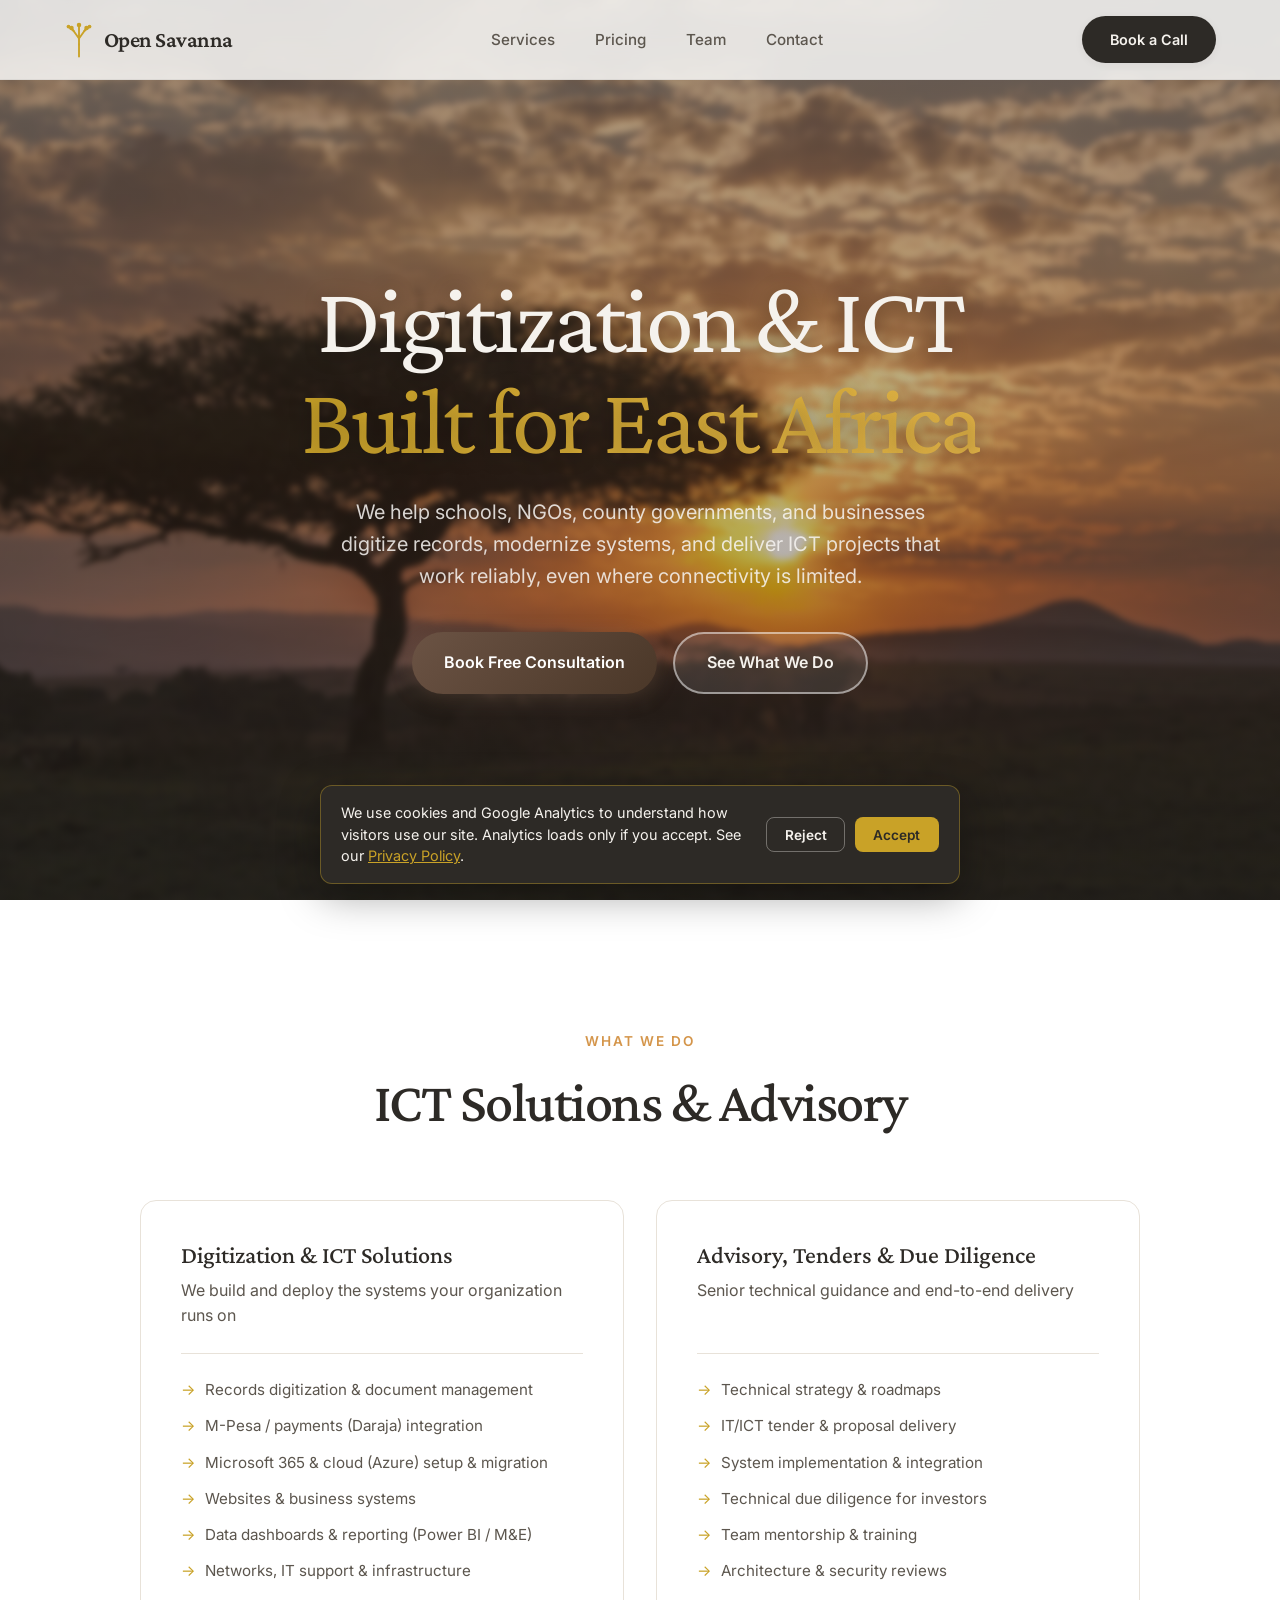
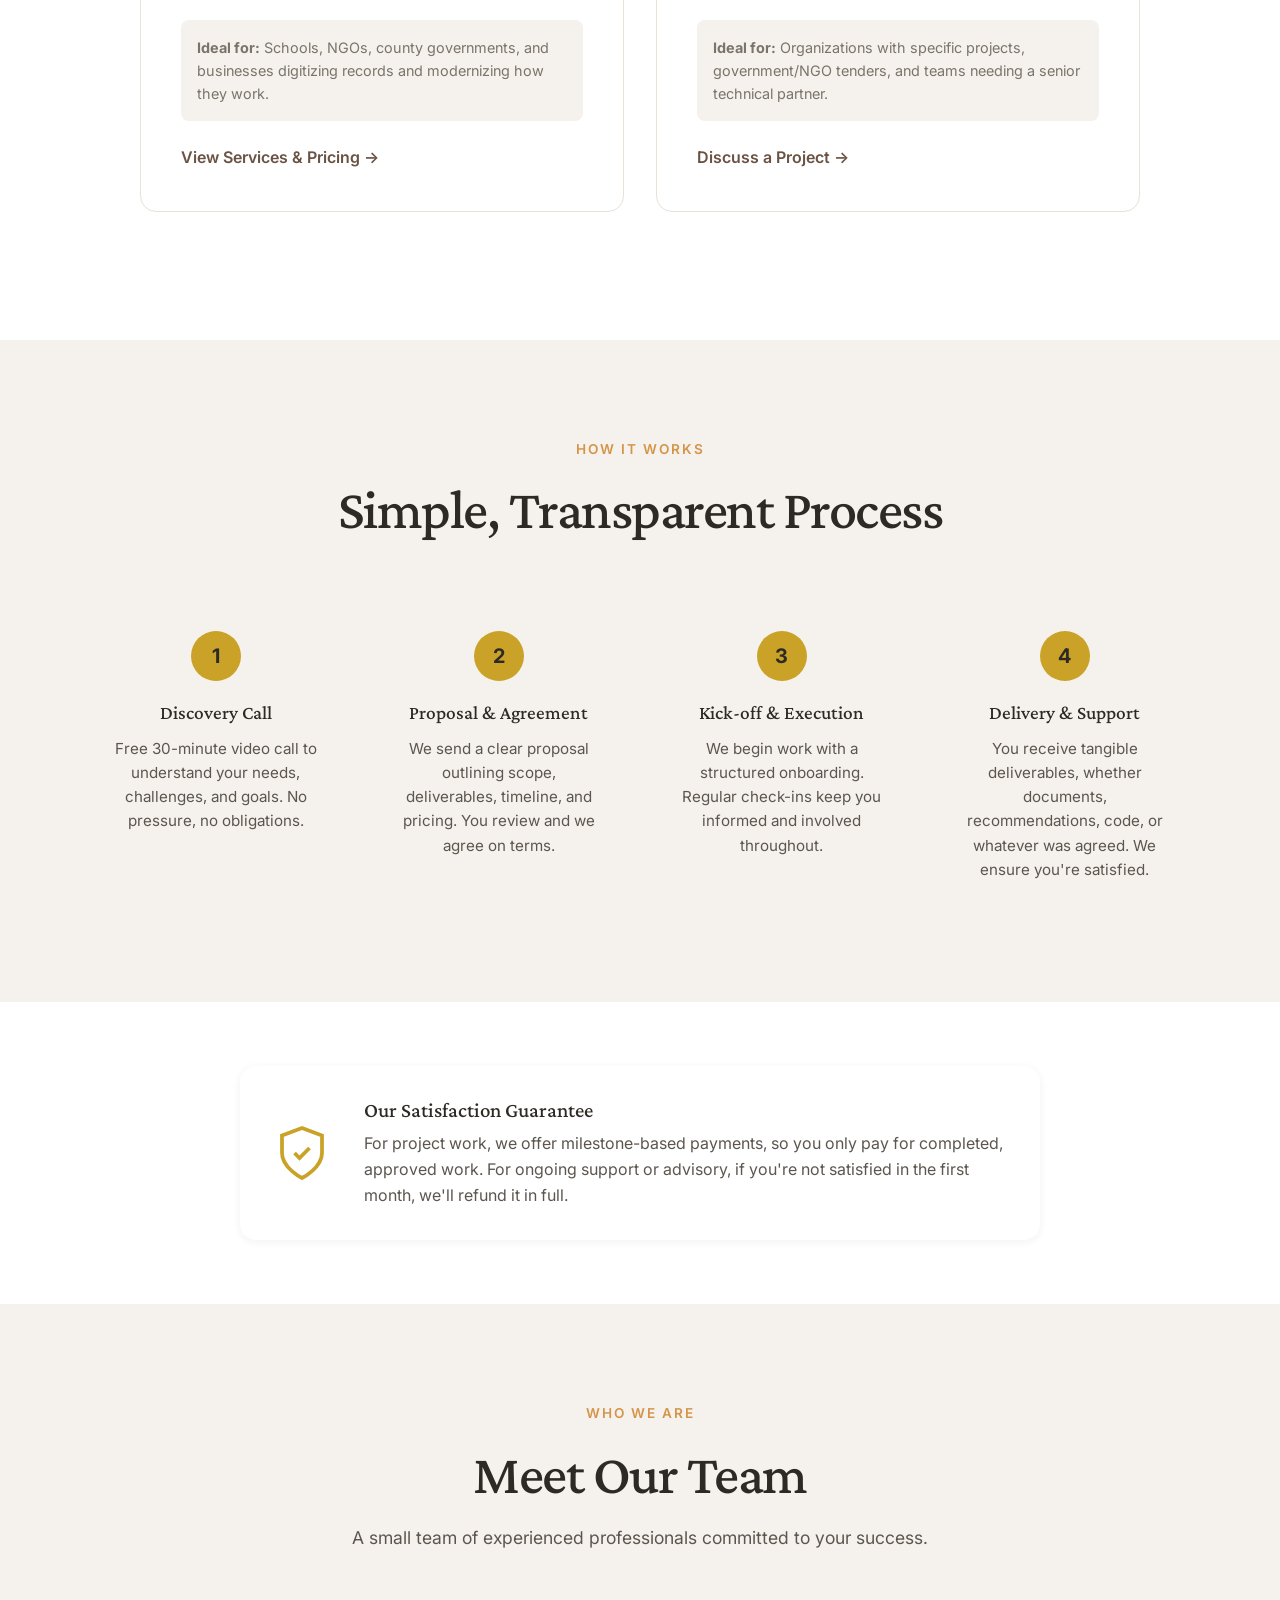
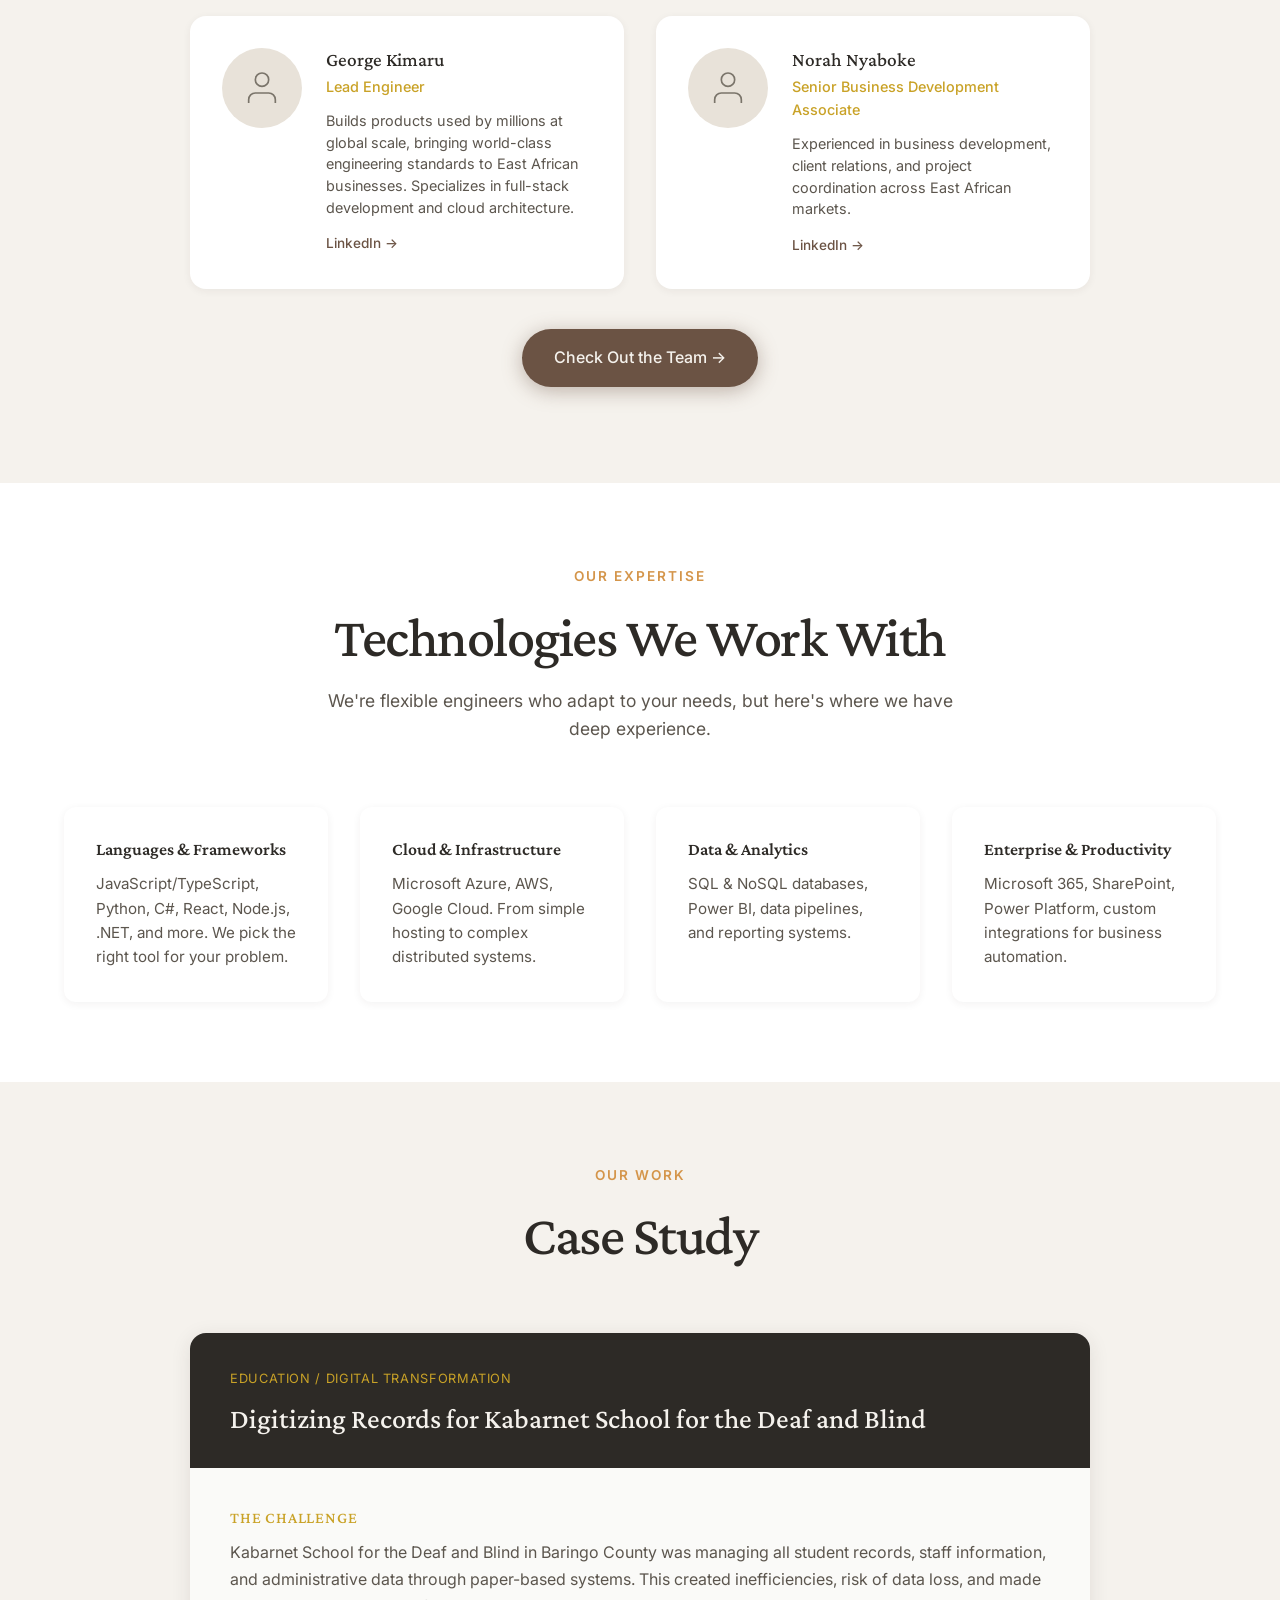
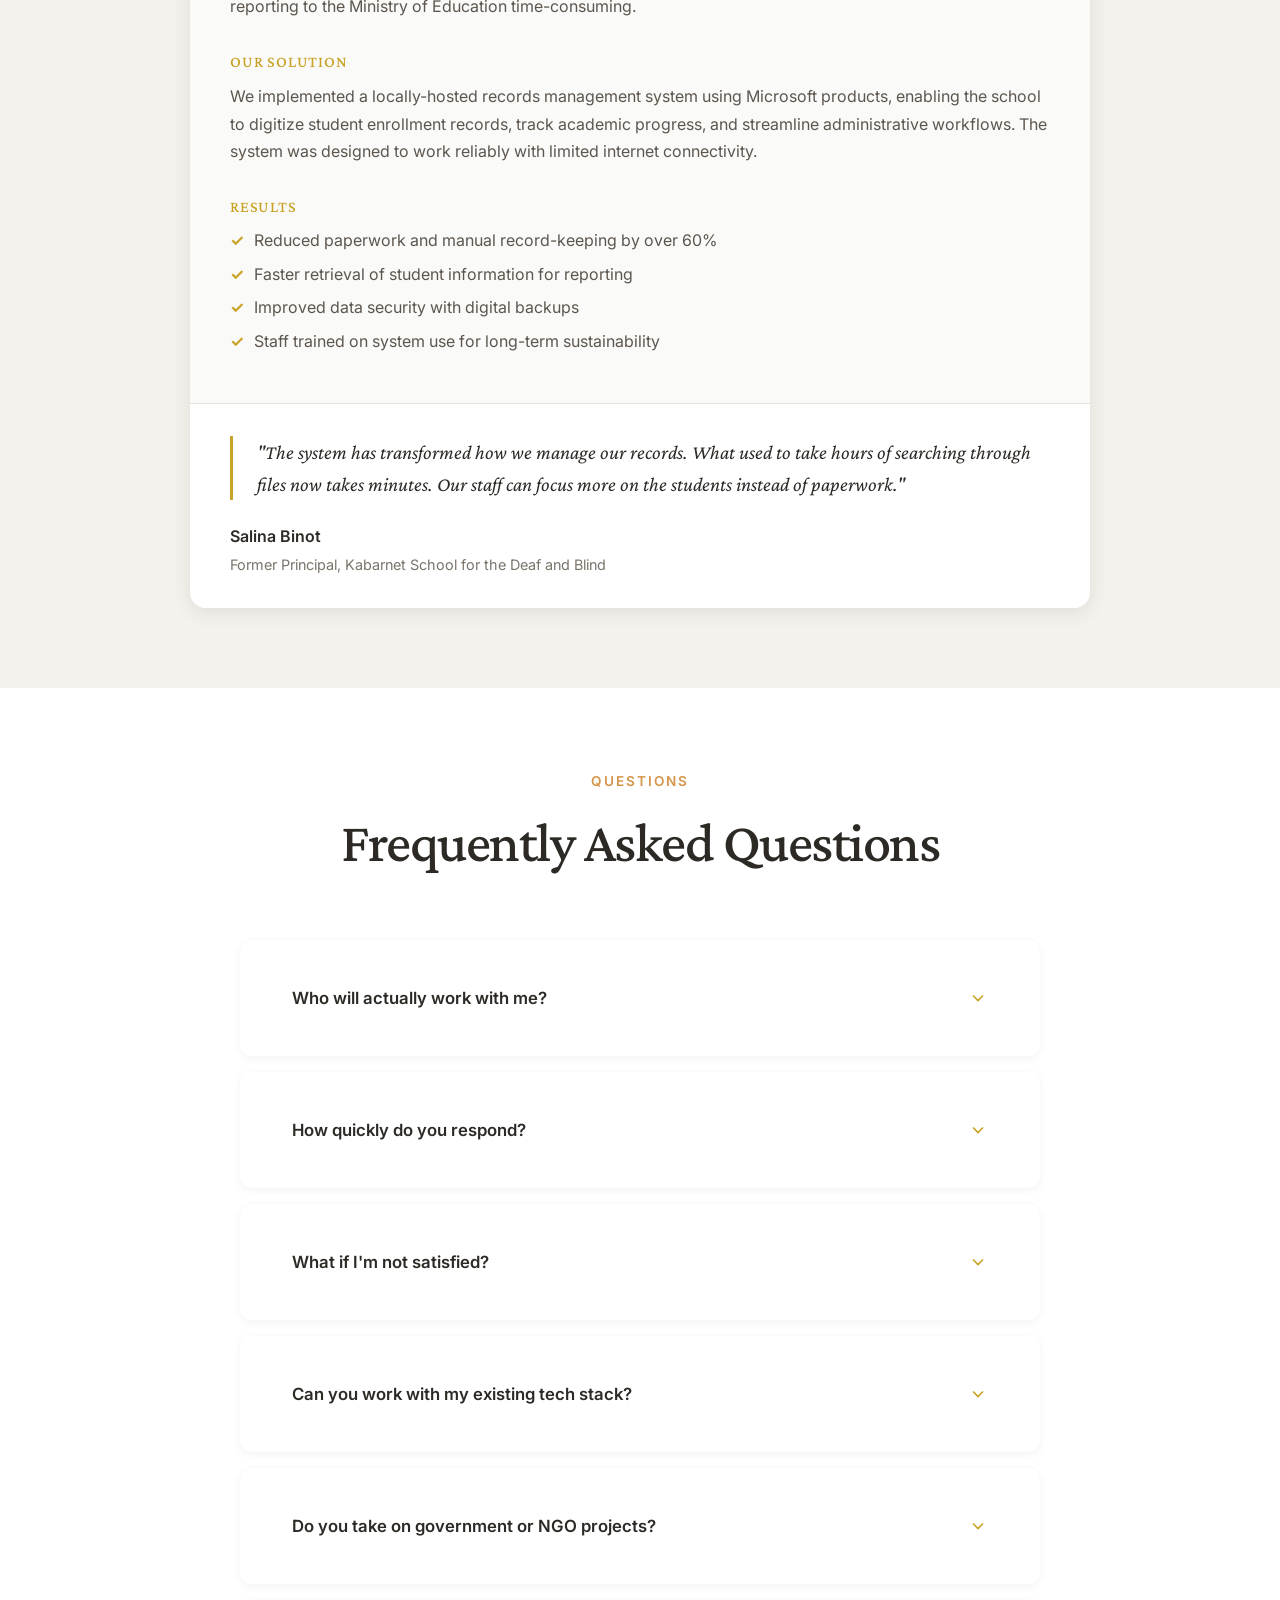
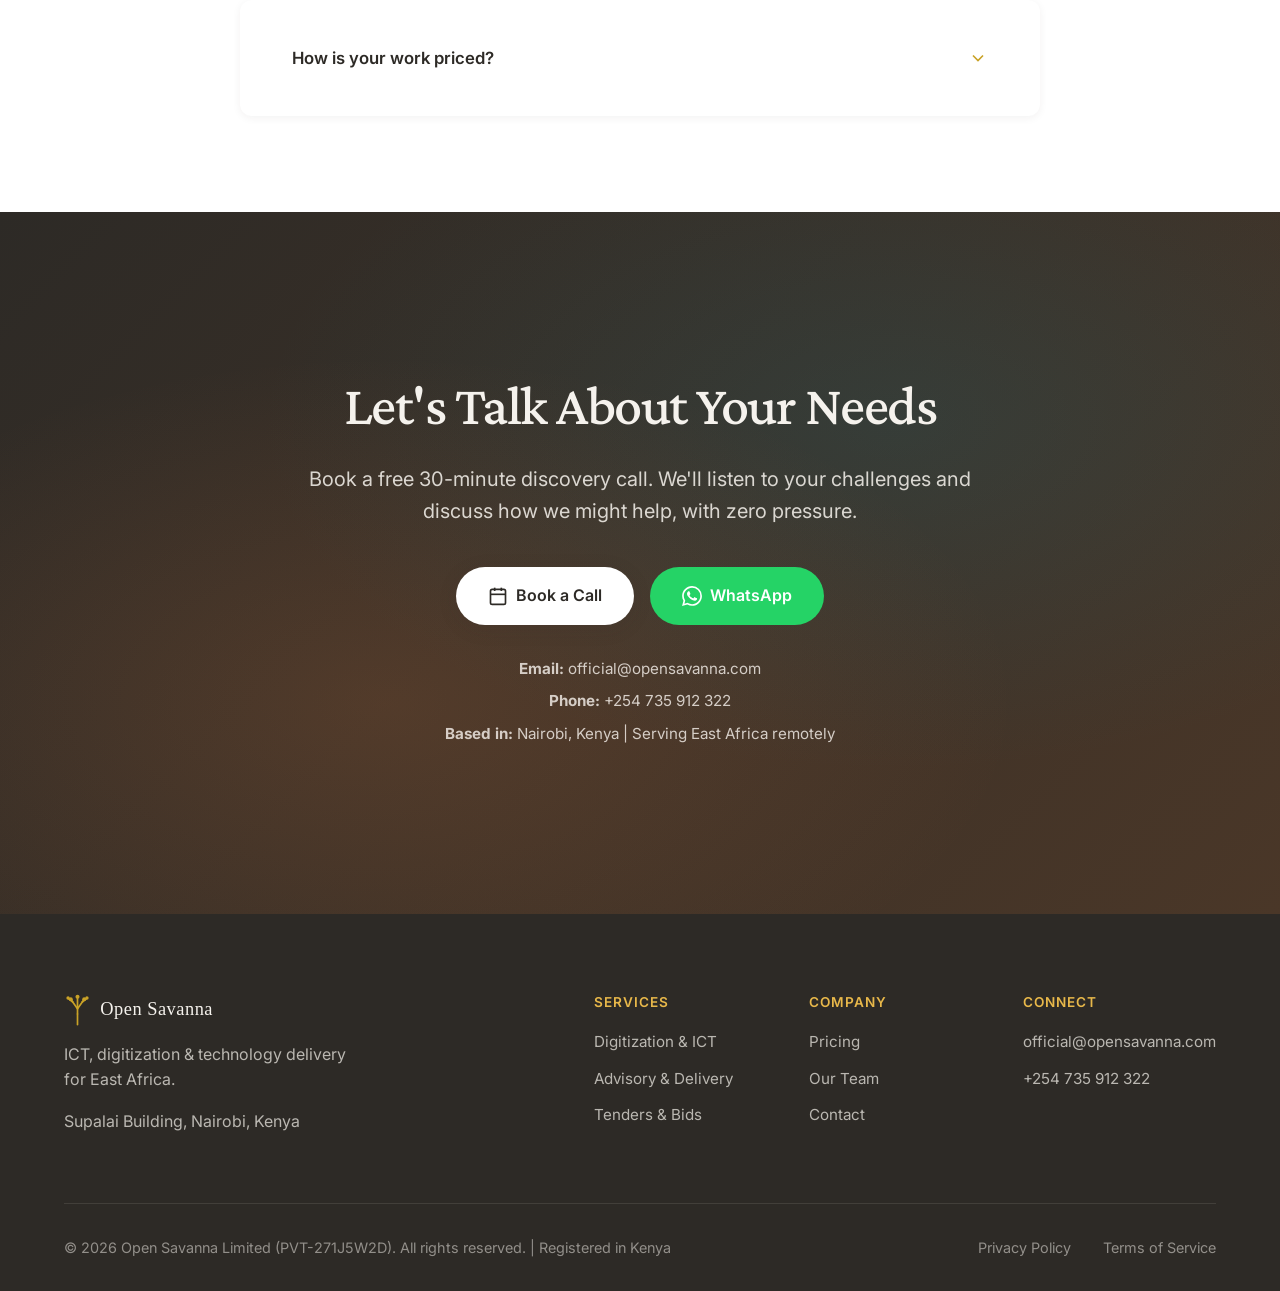
<file: index.html>
<!DOCTYPE html>
<html lang="en">
  <head>
    <meta charset="UTF-8" />
    <meta name="viewport" content="width=device-width, initial-scale=1.0" />
    <title>Open Savanna | ICT, Digitization & Technology Delivery for East Africa</title>

    <!-- SEO Meta Tags -->
    <meta name="description" content="Open Savanna helps schools, NGOs, county governments, and businesses across East Africa digitize records, integrate M-Pesa, set up Microsoft 365 & cloud, build data dashboards, and deliver ICT projects and tenders." />
    <meta name="keywords" content="Technology Consulting, IT Consulting, ICT, Kenya, Uganda, Tanzania, Rwanda, East Africa, Tech Advisory, Digital Transformation, Software Development" />
    <meta name="author" content="Open Savanna" />

    <!-- Open Graph -->
    <meta property="og:type" content="website" />
    <meta property="og:url" content="https://www.opensavanna.com/" />
    <meta property="og:title" content="Open Savanna | ICT & Digitization for East Africa" />
    <meta property="og:description" content="Digitization, ICT solutions, and technology delivery for organizations across East Africa." />

    <!-- Favicon -->
    <link rel="icon" type="image/svg+xml" href="favicon.svg" />

    <!-- Fonts -->
    <link rel="preconnect" href="https://fonts.googleapis.com" />
    <link rel="preconnect" href="https://fonts.gstatic.com" crossorigin />
    <link href="https://fonts.googleapis.com/css2?family=Crimson+Pro:wght@300;400;500;600&family=Inter:wght@300;400;500;600;700&display=swap" rel="stylesheet" />

    <!-- Styles -->
    <link rel="stylesheet" href="styles.css" />

    <!-- Google Analytics is loaded via main.js only after cookie consent (see CookieConsent in main.js) -->
  </head>
  <body>
    <!-- Navigation -->
    <nav id="navbar">
      <a href="/" class="logo">
        <img src="Images/logo.svg" alt="Open Savanna" class="logo-icon" />
        <span class="logo-text">Open Savanna</span>
      </a>
      <ul class="nav-links" id="nav-links">
        <li><a href="#services">Services</a></li>
        <li><a href="/pricing">Pricing</a></li>
        <li><a href="/team">Team</a></li>
        <li><a href="#contact">Contact</a></li>
      </ul>
      <a href="https://cal.com/open-savanna/discovery" target="_blank" rel="noopener noreferrer" class="cta-button nav-cta">Book a Call</a>
      <button class="mobile-menu-btn" id="mobile-menu-btn" aria-label="Toggle menu">
        <span></span>
        <span></span>
        <span></span>
      </button>
    </nav>

    <!-- Hero Section -->
    <section class="hero" id="hero">
      <div class="hero-content">
        <h1 class="hero-title">
          <span class="title-line">Digitization & ICT</span>
          <span class="title-line">Built for East Africa</span>
        </h1>
        <p class="hero-subtitle">
          We help schools, NGOs, county governments, and businesses digitize records,
          modernize systems, and deliver ICT projects that work reliably, even
          where connectivity is limited.
        </p>
        <div class="hero-cta">
          <a href="https://cal.com/open-savanna/discovery" target="_blank" rel="noopener noreferrer" class="btn btn-primary">Book Free Consultation</a>
          <a href="#services" class="btn btn-secondary">See What We Do</a>
        </div>
      </div>
      <div class="scroll-indicator">
        <span>Scroll to explore</span>
        <div class="scroll-arrow"></div>
      </div>
    </section>

    <!-- Services Section -->
    <section class="services" id="services">
      <div class="section-header">
        <p class="section-tagline">What We Do</p>
        <h2>ICT Solutions & Advisory</h2>
      </div>

      <div class="services-two-col">
        <!-- Solutions Track -->
        <div class="service-track">
          <div class="track-header">
            <h3>Digitization & ICT Solutions</h3>
            <p>We build and deploy the systems your organization runs on</p>
          </div>
          <ul class="track-features">
            <li>Records digitization & document management</li>
            <li>M-Pesa / payments (Daraja) integration</li>
            <li>Microsoft 365 & cloud (Azure) setup & migration</li>
            <li>Websites & business systems</li>
            <li>Data dashboards & reporting (Power BI / M&E)</li>
            <li>Networks, IT support & infrastructure</li>
          </ul>
          <p class="track-ideal"><strong>Ideal for:</strong> Schools, NGOs, county governments, and businesses digitizing records and modernizing how they work.</p>
          <a href="/pricing" class="track-cta">View Services & Pricing →</a>
        </div>

        <!-- Advisory Track -->
        <div class="service-track">
          <div class="track-header">
            <h3>Advisory, Tenders & Due Diligence</h3>
            <p>Senior technical guidance and end-to-end delivery</p>
          </div>
          <ul class="track-features">
            <li>Technical strategy & roadmaps</li>
            <li>IT/ICT tender & proposal delivery</li>
            <li>System implementation & integration</li>
            <li>Technical due diligence for investors</li>
            <li>Team mentorship & training</li>
            <li>Architecture & security reviews</li>
          </ul>
          <p class="track-ideal"><strong>Ideal for:</strong> Organizations with specific projects, government/NGO tenders, and teams needing a senior technical partner.</p>
          <a href="#contact" class="track-cta">Discuss a Project →</a>
        </div>
      </div>
    </section>

    <!-- How It Works Section -->
    <section class="how-it-works" id="how-it-works">
      <div class="section-header">
        <p class="section-tagline">How It Works</p>
        <h2>Simple, Transparent Process</h2>
      </div>

      <div class="process-steps">
        <div class="process-step">
          <div class="step-number">1</div>
          <h3>Discovery Call</h3>
          <p>Free 30-minute video call to understand your needs, challenges, and goals. No pressure, no obligations.</p>
        </div>
        <div class="process-step">
          <div class="step-number">2</div>
          <h3>Proposal & Agreement</h3>
          <p>We send a clear proposal outlining scope, deliverables, timeline, and pricing. You review and we agree on terms.</p>
        </div>
        <div class="process-step">
          <div class="step-number">3</div>
          <h3>Kick-off & Execution</h3>
          <p>We begin work with a structured onboarding. Regular check-ins keep you informed and involved throughout.</p>
        </div>
        <div class="process-step">
          <div class="step-number">4</div>
          <h3>Delivery & Support</h3>
          <p>You receive tangible deliverables, whether documents, recommendations, code, or whatever was agreed. We ensure you're satisfied.</p>
        </div>
      </div>
    </section>

    <!-- Guarantee Section -->
    <section class="guarantee-section">
      <div class="guarantee-content">
        <div class="guarantee-icon">
          <svg viewBox="0 0 24 24" fill="none" stroke="currentColor" stroke-width="1.5">
            <path d="M12 22s8-4 8-10V5l-8-3-8 3v7c0 6 8 10 8 10z"/>
            <path d="M9 12l2 2 4-4"/>
          </svg>
        </div>
        <div class="guarantee-text">
          <h3>Our Satisfaction Guarantee</h3>
          <p>For project work, we offer milestone-based payments, so you only pay for completed, approved work. For ongoing support or advisory, if you're not satisfied in the first month, we'll refund it in full.</p>
        </div>
      </div>
    </section>

    <!-- Team Preview Section -->
    <section class="team-preview">
      <div class="section-header">
        <p class="section-tagline">Who We Are</p>
        <h2>Meet Our Team</h2>
        <p class="section-subtitle">A small team of experienced professionals committed to your success.</p>
      </div>

      <div class="team-preview-grid">
        <div class="team-card">
          <div class="team-photo-placeholder">
            <svg viewBox="0 0 24 24" fill="none" stroke="currentColor" stroke-width="1">
              <path d="M20 21v-2a4 4 0 00-4-4H8a4 4 0 00-4 4v2M12 11a4 4 0 100-8 4 4 0 000 8z"/>
            </svg>
          </div>
          <div class="team-info">
            <h4>George Kimaru</h4>
            <p class="team-role">Lead Engineer</p>
            <p class="team-bio">Builds products used by millions at global scale, bringing world-class engineering standards to East African businesses. Specializes in full-stack development and cloud architecture.</p>
            <a href="https://www.linkedin.com/in/kimarugeorge/" target="_blank" rel="noopener noreferrer" class="team-linkedin">LinkedIn →</a>
          </div>
        </div>

        <div class="team-card">
          <div class="team-photo-placeholder">
            <svg viewBox="0 0 24 24" fill="none" stroke="currentColor" stroke-width="1">
              <path d="M20 21v-2a4 4 0 00-4-4H8a4 4 0 00-4 4v2M12 11a4 4 0 100-8 4 4 0 000 8z"/>
            </svg>
          </div>
          <div class="team-info">
            <h4>Norah Nyaboke</h4>
            <p class="team-role">Senior Business Development Associate</p>
            <p class="team-bio">Experienced in business development, client relations, and project coordination across East African markets.</p>
            <a href="https://www.linkedin.com/in/norahnyaboke/" target="_blank" rel="noopener noreferrer" class="team-linkedin">LinkedIn →</a>
          </div>
        </div>
      </div>

      <div class="team-preview-cta">
        <a href="/team" class="btn btn-primary">Check Out the Team →</a>
      </div>
    </section>

    <!-- Technologies Section -->
    <section class="tech-stack-section">
      <div class="section-header">
        <p class="section-tagline">Our Expertise</p>
        <h2>Technologies We Work With</h2>
        <p class="section-subtitle">We're flexible engineers who adapt to your needs, but here's where we have deep experience.</p>
      </div>
      <div class="tech-grid">
        <div class="tech-category">
          <h4>Languages & Frameworks</h4>
          <p>JavaScript/TypeScript, Python, C#, React, Node.js, .NET, and more. We pick the right tool for your problem.</p>
        </div>
        <div class="tech-category">
          <h4>Cloud & Infrastructure</h4>
          <p>Microsoft Azure, AWS, Google Cloud. From simple hosting to complex distributed systems.</p>
        </div>
        <div class="tech-category">
          <h4>Data & Analytics</h4>
          <p>SQL & NoSQL databases, Power BI, data pipelines, and reporting systems.</p>
        </div>
        <div class="tech-category">
          <h4>Enterprise & Productivity</h4>
          <p>Microsoft 365, SharePoint, Power Platform, custom integrations for business automation.</p>
        </div>
      </div>
    </section>

    <!-- Case Study Section -->
    <section class="case-study-section">
      <div class="section-header">
        <p class="section-tagline">Our Work</p>
        <h2>Case Study</h2>
      </div>
      <div class="case-study-card">
        <div class="case-study-header">
          <span class="case-study-tag">Education / Digital Transformation</span>
          <h3>Digitizing Records for Kabarnet School for the Deaf and Blind</h3>
        </div>
        <div class="case-study-content">
          <div class="case-study-challenge">
            <h4>The Challenge</h4>
            <p>Kabarnet School for the Deaf and Blind in Baringo County was managing all student records, staff information, and administrative data through paper-based systems. This created inefficiencies, risk of data loss, and made reporting to the Ministry of Education time-consuming.</p>
          </div>
          <div class="case-study-solution">
            <h4>Our Solution</h4>
            <p>We implemented a locally-hosted records management system using Microsoft products, enabling the school to digitize student enrollment records, track academic progress, and streamline administrative workflows. The system was designed to work reliably with limited internet connectivity.</p>
          </div>
          <div class="case-study-results">
            <h4>Results</h4>
            <ul>
              <li>Reduced paperwork and manual record-keeping by over 60%</li>
              <li>Faster retrieval of student information for reporting</li>
              <li>Improved data security with digital backups</li>
              <li>Staff trained on system use for long-term sustainability</li>
            </ul>
          </div>
        </div>
        <div class="case-study-testimonial">
          <blockquote>
            "The system has transformed how we manage our records. What used to take hours of searching through files now takes minutes. Our staff can focus more on the students instead of paperwork."
          </blockquote>
          <div class="testimonial-author">
            <strong>Salina Binot</strong>
            <span>Former Principal, Kabarnet School for the Deaf and Blind</span>
          </div>
        </div>
      </div>
    </section>

    <!-- FAQ Section -->
    <section class="faq-section" id="faq">
      <div class="section-header">
        <p class="section-tagline">Questions</p>
        <h2>Frequently Asked Questions</h2>
      </div>
      <div class="faq-accordion">
        <div class="faq-item">
          <button class="faq-question" aria-expanded="false">
            <span>Who will actually work with me?</span>
            <svg class="faq-icon" viewBox="0 0 24 24" fill="none" stroke="currentColor" stroke-width="2">
              <path d="M6 9l6 6 6-6"/>
            </svg>
          </button>
          <div class="faq-answer">
            <p>You'll work directly with George (technical lead) and Norah (project coordination). For larger projects, we bring in trusted specialists from our network, but you'll always have a direct line to our core team.</p>
          </div>
        </div>
        <div class="faq-item">
          <button class="faq-question" aria-expanded="false">
            <span>How quickly do you respond?</span>
            <svg class="faq-icon" viewBox="0 0 24 24" fill="none" stroke="currentColor" stroke-width="2">
              <path d="M6 9l6 6 6-6"/>
            </svg>
          </button>
          <div class="faq-answer">
            <p>For active projects and support clients, we respond to messages within the same business day. For general enquiries, within 24-48 hours. Urgent matters are always prioritized.</p>
          </div>
        </div>
        <div class="faq-item">
          <button class="faq-question" aria-expanded="false">
            <span>What if I'm not satisfied?</span>
            <svg class="faq-icon" viewBox="0 0 24 24" fill="none" stroke="currentColor" stroke-width="2">
              <path d="M6 9l6 6 6-6"/>
            </svg>
          </button>
          <div class="faq-answer">
            <p>Project work is milestone-based, so you only pay for completed, approved work. For ongoing support, we offer a 30-day money-back guarantee on your first month.</p>
          </div>
        </div>
        <div class="faq-item">
          <button class="faq-question" aria-expanded="false">
            <span>Can you work with my existing tech stack?</span>
            <svg class="faq-icon" viewBox="0 0 24 24" fill="none" stroke="currentColor" stroke-width="2">
              <path d="M6 9l6 6 6-6"/>
            </svg>
          </button>
          <div class="faq-answer">
            <p>Yes. While we have deep expertise in Microsoft technologies and cloud platforms, we're flexible engineers who adapt to your existing systems. We'll give honest advice about what works best for your situation.</p>
          </div>
        </div>
        <div class="faq-item">
          <button class="faq-question" aria-expanded="false">
            <span>Do you take on government or NGO projects?</span>
            <svg class="faq-icon" viewBox="0 0 24 24" fill="none" stroke="currentColor" stroke-width="2">
              <path d="M6 9l6 6 6-6"/>
            </svg>
          </button>
          <div class="faq-answer">
            <p>Absolutely. We have experience with IT/ICT tenders and understand the documentation and compliance requirements. We can help with proposal writing and technical specifications.</p>
          </div>
        </div>
        <div class="faq-item">
          <button class="faq-question" aria-expanded="false">
            <span>How is your work priced?</span>
            <svg class="faq-icon" viewBox="0 0 24 24" fill="none" stroke="currentColor" stroke-width="2">
              <path d="M6 9l6 6 6-6"/>
            </svg>
          </button>
          <div class="faq-answer">
            <p>Most of our work is fixed-scope and fixed-price, so you know the cost upfront. See our <a href="/pricing">services &amp; pricing</a> page for starting prices, or book a call for a custom quote on a project or tender.</p>
          </div>
        </div>
      </div>
    </section>

    <!-- CTA Section -->
    <section class="cta-section" id="contact">
      <div class="cta-background"></div>
      <div class="cta-content">
        <h2>Let's Talk About Your Needs</h2>
        <p>Book a free 30-minute discovery call. We'll listen to your challenges and discuss how we might help, with zero pressure.</p>
        <div class="cta-buttons">
          <a href="https://cal.com/open-savanna/discovery" target="_blank" rel="noopener noreferrer" class="btn btn-light">
            <svg viewBox="0 0 24 24" fill="none" stroke="currentColor" stroke-width="2">
              <rect x="3" y="4" width="18" height="18" rx="2" ry="2"/>
              <line x1="16" y1="2" x2="16" y2="6"/>
              <line x1="8" y1="2" x2="8" y2="6"/>
              <line x1="3" y1="10" x2="21" y2="10"/>
            </svg>
            Book a Call
          </a>
          <a href="https://wa.me/254735912322?text=Hi%20Open%20Savanna%2C%20I'd%20like%20to%20discuss%20a%20potential%20project" class="btn btn-whatsapp">
            <svg viewBox="0 0 24 24" fill="currentColor">
              <path d="M17.472 14.382c-.297-.149-1.758-.867-2.03-.967-.273-.099-.471-.148-.67.15-.197.297-.767.966-.94 1.164-.173.199-.347.223-.644.075-.297-.15-1.255-.463-2.39-1.475-.883-.788-1.48-1.761-1.653-2.059-.173-.297-.018-.458.13-.606.134-.133.298-.347.446-.52.149-.174.198-.298.298-.497.099-.198.05-.371-.025-.52-.075-.149-.669-1.612-.916-2.207-.242-.579-.487-.5-.669-.51-.173-.008-.371-.01-.57-.01-.198 0-.52.074-.792.372-.272.297-1.04 1.016-1.04 2.479 0 1.462 1.065 2.875 1.213 3.074.149.198 2.096 3.2 5.077 4.487.709.306 1.262.489 1.694.625.712.227 1.36.195 1.871.118.571-.085 1.758-.719 2.006-1.413.248-.694.248-1.289.173-1.413-.074-.124-.272-.198-.57-.347m-5.421 7.403h-.004a9.87 9.87 0 01-5.031-1.378l-.361-.214-3.741.982.998-3.648-.235-.374a9.86 9.86 0 01-1.51-5.26c.001-5.45 4.436-9.884 9.888-9.884 2.64 0 5.122 1.03 6.988 2.898a9.825 9.825 0 012.893 6.994c-.003 5.45-4.437 9.884-9.885 9.884m8.413-18.297A11.815 11.815 0 0012.05 0C5.495 0 .16 5.335.157 11.892c0 2.096.547 4.142 1.588 5.945L.057 24l6.305-1.654a11.882 11.882 0 005.683 1.448h.005c6.554 0 11.89-5.335 11.893-11.893a11.821 11.821 0 00-3.48-8.413z"/>
            </svg>
            WhatsApp
          </a>
        </div>
        <div class="cta-contact-info">
          <p><strong>Email:</strong> official@opensavanna.com</p>
          <p><strong>Phone:</strong> +254 735 912 322</p>
          <p><strong>Based in:</strong> Nairobi, Kenya | Serving East Africa remotely</p>
        </div>
      </div>
    </section>

    <!-- Footer -->
    <footer>
      <div class="footer-content">
        <div class="footer-brand">
          <div class="footer-logo-wrapper">
            <img src="Images/logo.svg" alt="Open Savanna" class="footer-logo-icon" />
            <span class="footer-logo-text">Open Savanna</span>
          </div>
          <p>ICT, digitization & technology delivery for East Africa.</p>
          <div class="footer-address">
            <p>Supalai Building, Nairobi, Kenya</p>
          </div>
        </div>
        <div class="footer-links">
          <div class="footer-column">
            <h4>Services</h4>
            <a href="#services">Digitization & ICT</a>
            <a href="#services">Advisory & Delivery</a>
            <a href="#services">Tenders & Bids</a>
          </div>
          <div class="footer-column">
            <h4>Company</h4>
            <a href="/pricing">Pricing</a>
            <a href="/team">Our Team</a>
            <a href="#contact">Contact</a>
          </div>
          <div class="footer-column">
            <h4>Connect</h4>
            <a href="mailto:official@opensavanna.com">official@opensavanna.com</a>
            <a href="https://wa.me/254735912322">+254 735 912 322</a>
          </div>
        </div>
      </div>
      <div class="footer-bottom">
        <p>&copy; 2026 Open Savanna Limited (PVT-271J5W2D). All rights reserved. | Registered in Kenya</p>
        <div class="footer-legal">
          <a href="/privacy">Privacy Policy</a>
          <a href="/terms">Terms of Service</a>
        </div>
      </div>
    </footer>

    <!-- Scripts -->
    <script src="main.js"></script>
  </body>
</html>
</file>
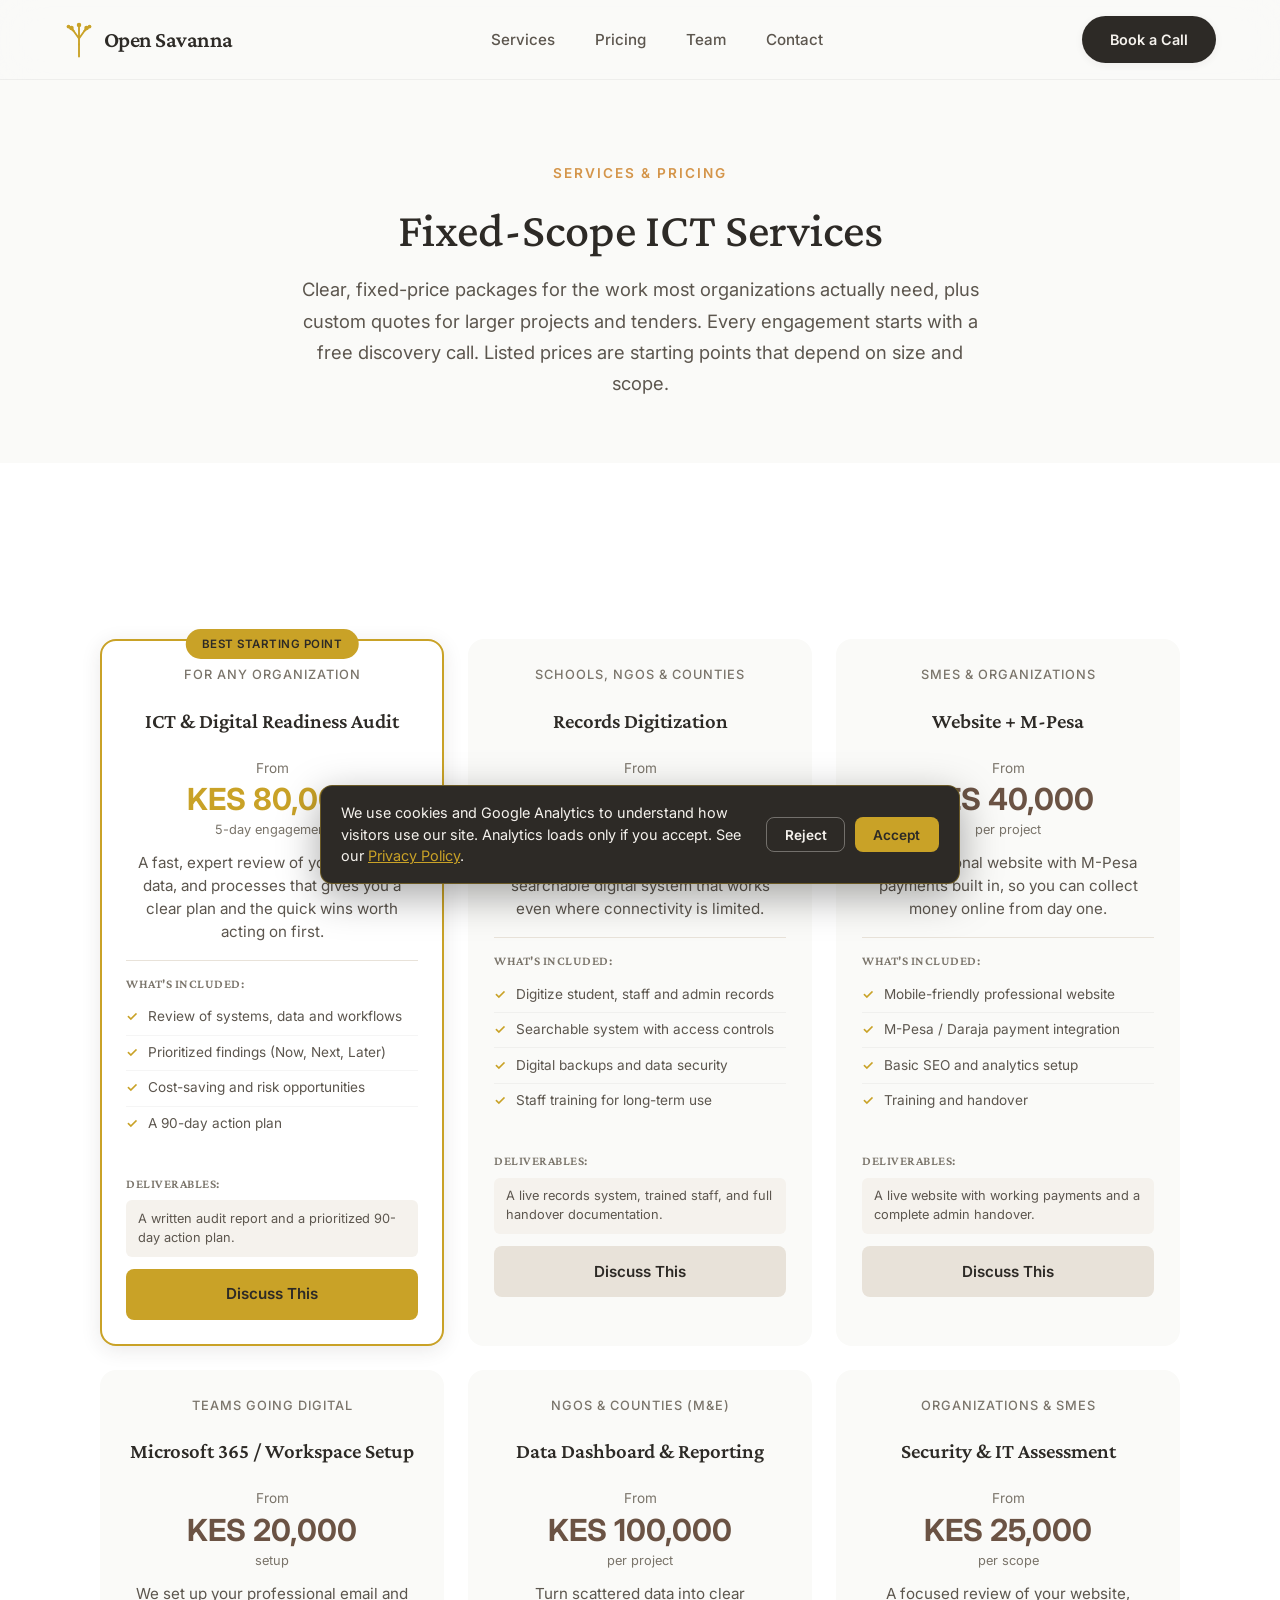
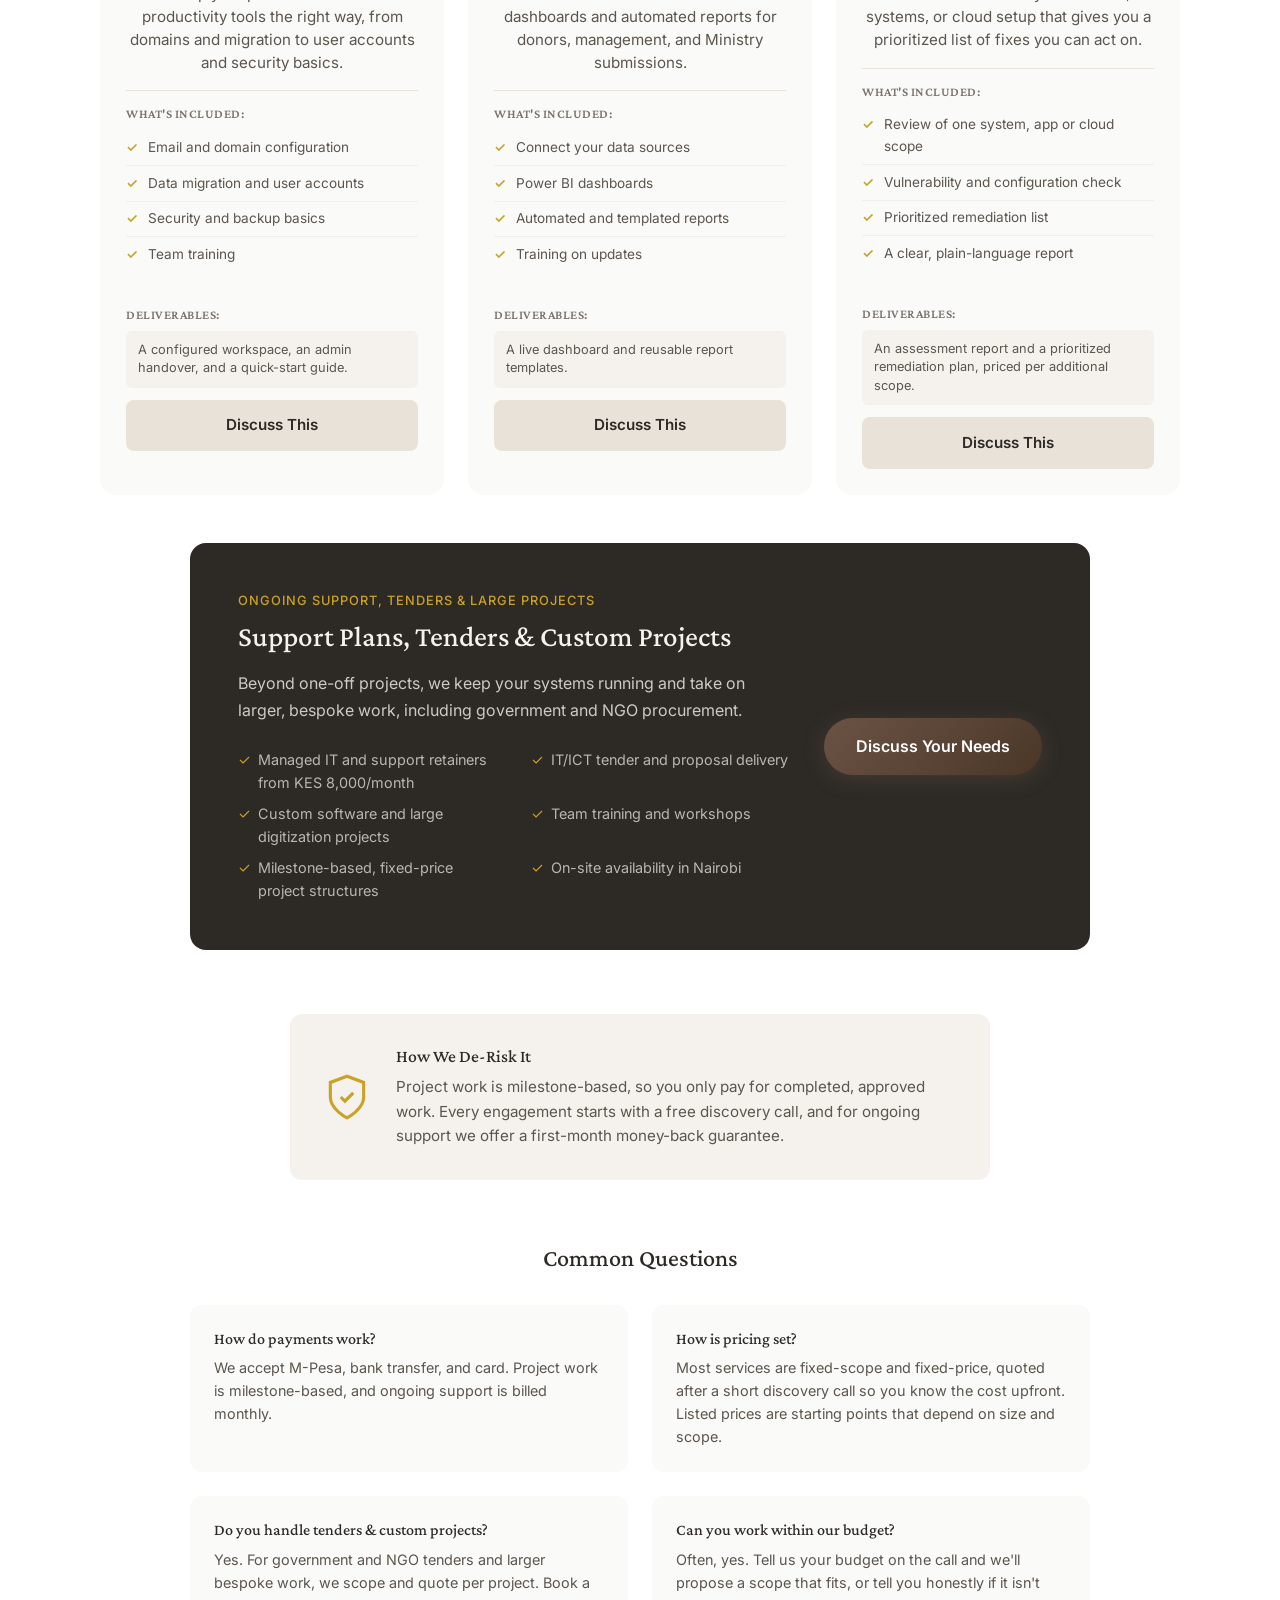
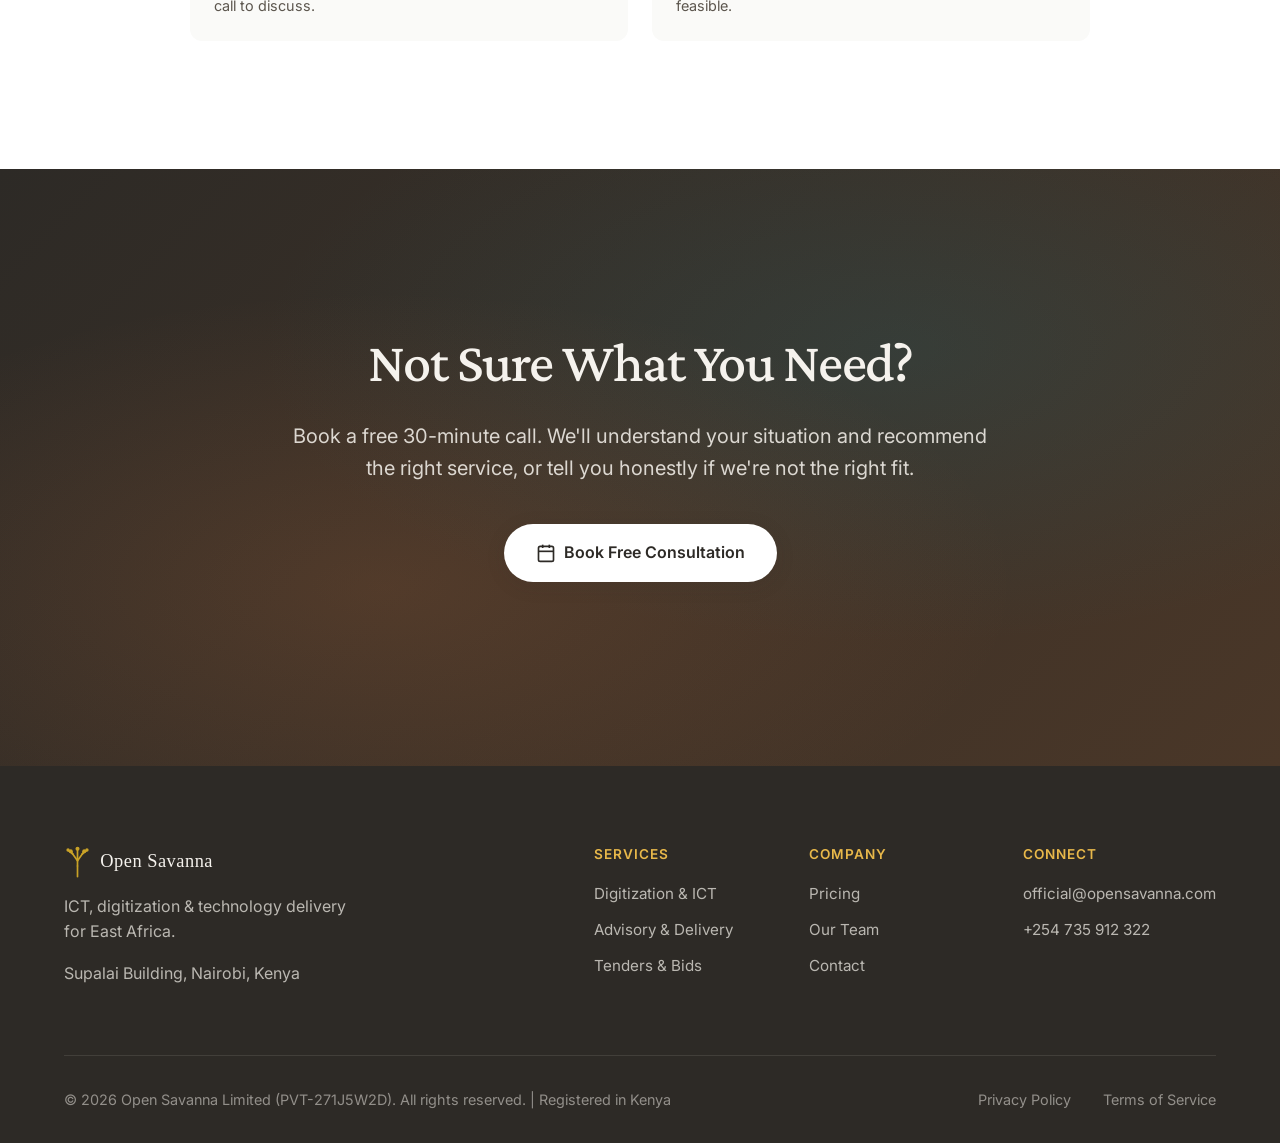
<file: pricing.html>
<!DOCTYPE html>
<html lang="en">
  <head>
    <meta charset="UTF-8" />
    <meta name="viewport" content="width=device-width, initial-scale=1.0" />
    <title>Services & Pricing | Open Savanna</title>

    <meta name="description" content="Fixed-scope ICT services for East Africa: records digitization, M-Pesa integration, Microsoft 365 & cloud, data dashboards, websites, and IT/ICT tender delivery. Transparent starting prices." />

    <!-- Favicon -->
    <link rel="icon" type="image/svg+xml" href="favicon.svg" />

    <!-- Fonts -->
    <link rel="preconnect" href="https://fonts.googleapis.com" />
    <link rel="preconnect" href="https://fonts.gstatic.com" crossorigin />
    <link href="https://fonts.googleapis.com/css2?family=Crimson+Pro:wght@300;400;500;600&family=Inter:wght@300;400;500;600;700&display=swap" rel="stylesheet" />

    <!-- Styles -->
    <link rel="stylesheet" href="styles.css" />

    <!-- Google Analytics is loaded via main.js only after cookie consent (see CookieConsent in main.js) -->
  </head>
  <body>
    <!-- Navigation -->
    <nav id="navbar">
      <a href="/" class="logo">
        <img src="Images/logo.svg" alt="Open Savanna" class="logo-icon" />
        <span class="logo-text">Open Savanna</span>
      </a>
      <ul class="nav-links" id="nav-links">
        <li><a href="index.html#services">Services</a></li>
        <li><a href="/pricing" class="active">Pricing</a></li>
        <li><a href="/team">Team</a></li>
        <li><a href="index.html#contact">Contact</a></li>
      </ul>
      <a href="https://cal.com/open-savanna/discovery" target="_blank" rel="noopener noreferrer" class="cta-button nav-cta">Book a Call</a>
      <button class="mobile-menu-btn" id="mobile-menu-btn" aria-label="Toggle menu">
        <span></span>
        <span></span>
        <span></span>
      </button>
    </nav>

    <!-- Page Header -->
    <section class="page-header">
      <div class="page-header-content">
        <p class="section-tagline">Services & Pricing</p>
        <h1>Fixed-Scope ICT Services</h1>
        <p class="page-subtitle">Clear, fixed-price packages for the work most organizations actually need, plus custom quotes for larger projects and tenders. Every engagement starts with a free discovery call. Listed prices are starting points that depend on size and scope.</p>
      </div>
    </section>

    <!-- Services / Pricing Section -->
    <section class="pricing" id="pricing">
      <div class="pricing-grid">
        <!-- ICT & Digital Readiness Audit -->
        <div class="pricing-card featured">
          <div class="pricing-badge">Best Starting Point</div>
          <div class="pricing-header">
            <span class="pricing-audience">For any organization</span>
            <h3 class="pricing-name">ICT & Digital Readiness Audit</h3>
            <div class="pricing-price">
              <span class="price-from">From</span>
              <span class="price-amount">KES 80,000</span>
              <span class="price-period">5-day engagement</span>
            </div>
            <p class="pricing-description">A fast, expert review of your systems, data, and processes that gives you a clear plan and the quick wins worth acting on first.</p>
          </div>
          <div class="pricing-deliverables">
            <h4>What's Included:</h4>
            <ul class="pricing-features">
              <li><span class="check">✓</span> Review of systems, data and workflows</li>
              <li><span class="check">✓</span> Prioritized findings (Now, Next, Later)</li>
              <li><span class="check">✓</span> Cost-saving and risk opportunities</li>
              <li><span class="check">✓</span> A 90-day action plan</li>
            </ul>
          </div>
          <div class="pricing-output">
            <h4>Deliverables:</h4>
            <p>A written audit report and a prioritized 90-day action plan.</p>
          </div>
          <a href="https://cal.com/open-savanna/discovery" target="_blank" rel="noopener noreferrer" class="pricing-cta pricing-cta-featured" data-offer="ICT Audit">Discuss This</a>
        </div>

        <!-- Records Digitization & Document Management -->
        <div class="pricing-card">
          <div class="pricing-header">
            <span class="pricing-audience">Schools, NGOs &amp; counties</span>
            <h3 class="pricing-name">Records Digitization</h3>
            <div class="pricing-price">
              <span class="price-from">From</span>
              <span class="price-amount">KES 150,000</span>
              <span class="price-period">per project</span>
            </div>
            <p class="pricing-description">Turn paper records into a secure, searchable digital system that works even where connectivity is limited.</p>
          </div>
          <div class="pricing-deliverables">
            <h4>What's Included:</h4>
            <ul class="pricing-features">
              <li><span class="check">✓</span> Digitize student, staff and admin records</li>
              <li><span class="check">✓</span> Searchable system with access controls</li>
              <li><span class="check">✓</span> Digital backups and data security</li>
              <li><span class="check">✓</span> Staff training for long-term use</li>
            </ul>
          </div>
          <div class="pricing-output">
            <h4>Deliverables:</h4>
            <p>A live records system, trained staff, and full handover documentation.</p>
          </div>
          <a href="https://cal.com/open-savanna/discovery" target="_blank" rel="noopener noreferrer" class="pricing-cta" data-offer="Records Digitization">Discuss This</a>
        </div>

        <!-- Website + M-Pesa -->
        <div class="pricing-card">
          <div class="pricing-header">
            <span class="pricing-audience">SMEs &amp; organizations</span>
            <h3 class="pricing-name">Website + M-Pesa</h3>
            <div class="pricing-price">
              <span class="price-from">From</span>
              <span class="price-amount">KES 40,000</span>
              <span class="price-period">per project</span>
            </div>
            <p class="pricing-description">A professional website with M-Pesa payments built in, so you can collect money online from day one.</p>
          </div>
          <div class="pricing-deliverables">
            <h4>What's Included:</h4>
            <ul class="pricing-features">
              <li><span class="check">✓</span> Mobile-friendly professional website</li>
              <li><span class="check">✓</span> M-Pesa / Daraja payment integration</li>
              <li><span class="check">✓</span> Basic SEO and analytics setup</li>
              <li><span class="check">✓</span> Training and handover</li>
            </ul>
          </div>
          <div class="pricing-output">
            <h4>Deliverables:</h4>
            <p>A live website with working payments and a complete admin handover.</p>
          </div>
          <a href="https://cal.com/open-savanna/discovery" target="_blank" rel="noopener noreferrer" class="pricing-cta" data-offer="Website + M-Pesa">Discuss This</a>
        </div>

        <!-- Microsoft 365 / Google Workspace -->
        <div class="pricing-card">
          <div class="pricing-header">
            <span class="pricing-audience">Teams going digital</span>
            <h3 class="pricing-name">Microsoft 365 / Workspace Setup</h3>
            <div class="pricing-price">
              <span class="price-from">From</span>
              <span class="price-amount">KES 20,000</span>
              <span class="price-period">setup</span>
            </div>
            <p class="pricing-description">We set up your professional email and productivity tools the right way, from domains and migration to user accounts and security basics.</p>
          </div>
          <div class="pricing-deliverables">
            <h4>What's Included:</h4>
            <ul class="pricing-features">
              <li><span class="check">✓</span> Email and domain configuration</li>
              <li><span class="check">✓</span> Data migration and user accounts</li>
              <li><span class="check">✓</span> Security and backup basics</li>
              <li><span class="check">✓</span> Team training</li>
            </ul>
          </div>
          <div class="pricing-output">
            <h4>Deliverables:</h4>
            <p>A configured workspace, an admin handover, and a quick-start guide.</p>
          </div>
          <a href="https://cal.com/open-savanna/discovery" target="_blank" rel="noopener noreferrer" class="pricing-cta" data-offer="M365 / Workspace">Discuss This</a>
        </div>

        <!-- Data Dashboard & Reporting -->
        <div class="pricing-card">
          <div class="pricing-header">
            <span class="pricing-audience">NGOs &amp; counties (M&amp;E)</span>
            <h3 class="pricing-name">Data Dashboard & Reporting</h3>
            <div class="pricing-price">
              <span class="price-from">From</span>
              <span class="price-amount">KES 100,000</span>
              <span class="price-period">per project</span>
            </div>
            <p class="pricing-description">Turn scattered data into clear dashboards and automated reports for donors, management, and Ministry submissions.</p>
          </div>
          <div class="pricing-deliverables">
            <h4>What's Included:</h4>
            <ul class="pricing-features">
              <li><span class="check">✓</span> Connect your data sources</li>
              <li><span class="check">✓</span> Power BI dashboards</li>
              <li><span class="check">✓</span> Automated and templated reports</li>
              <li><span class="check">✓</span> Training on updates</li>
            </ul>
          </div>
          <div class="pricing-output">
            <h4>Deliverables:</h4>
            <p>A live dashboard and reusable report templates.</p>
          </div>
          <a href="https://cal.com/open-savanna/discovery" target="_blank" rel="noopener noreferrer" class="pricing-cta" data-offer="Data Dashboard">Discuss This</a>
        </div>

        <!-- Security & IT Assessment -->
        <div class="pricing-card">
          <div class="pricing-header">
            <span class="pricing-audience">Organizations &amp; SMEs</span>
            <h3 class="pricing-name">Security & IT Assessment</h3>
            <div class="pricing-price">
              <span class="price-from">From</span>
              <span class="price-amount">KES 25,000</span>
              <span class="price-period">per scope</span>
            </div>
            <p class="pricing-description">A focused review of your website, systems, or cloud setup that gives you a prioritized list of fixes you can act on.</p>
          </div>
          <div class="pricing-deliverables">
            <h4>What's Included:</h4>
            <ul class="pricing-features">
              <li><span class="check">✓</span> Review of one system, app or cloud scope</li>
              <li><span class="check">✓</span> Vulnerability and configuration check</li>
              <li><span class="check">✓</span> Prioritized remediation list</li>
              <li><span class="check">✓</span> A clear, plain-language report</li>
            </ul>
          </div>
          <div class="pricing-output">
            <h4>Deliverables:</h4>
            <p>An assessment report and a prioritized remediation plan, priced per additional scope.</p>
          </div>
          <a href="https://cal.com/open-savanna/discovery" target="_blank" rel="noopener noreferrer" class="pricing-cta" data-offer="Security Assessment">Discuss This</a>
        </div>
      </div>

      <!-- Ongoing Support, Tenders & Custom Work -->
      <div class="enterprise-section">
        <div class="enterprise-card">
          <div class="enterprise-content">
            <span class="pricing-audience">Ongoing support, tenders &amp; large projects</span>
            <h3>Support Plans, Tenders & Custom Projects</h3>
            <p>Beyond one-off projects, we keep your systems running and take on larger, bespoke work, including government and NGO procurement.</p>
            <ul class="enterprise-features">
              <li>Managed IT and support retainers from KES 8,000/month</li>
              <li>IT/ICT tender and proposal delivery</li>
              <li>Custom software and large digitization projects</li>
              <li>Team training and workshops</li>
              <li>Milestone-based, fixed-price project structures</li>
              <li>On-site availability in Nairobi</li>
            </ul>
          </div>
          <div class="enterprise-cta">
            <a href="https://cal.com/open-savanna/discovery" target="_blank" rel="noopener noreferrer" class="btn btn-primary">Discuss Your Needs</a>
          </div>
        </div>
      </div>

      <!-- Guarantee -->
      <div class="pricing-guarantee">
        <div class="guarantee-icon">
          <svg viewBox="0 0 24 24" fill="none" stroke="currentColor" stroke-width="1.5">
            <path d="M12 22s8-4 8-10V5l-8-3-8 3v7c0 6 8 10 8 10z"/>
            <path d="M9 12l2 2 4-4"/>
          </svg>
        </div>
        <div class="guarantee-details">
          <h4>How We De-Risk It</h4>
          <p>Project work is milestone-based, so you only pay for completed, approved work. Every engagement starts with a free discovery call, and for ongoing support we offer a first-month money-back guarantee.</p>
        </div>
      </div>

      <!-- FAQ -->
      <div class="pricing-faq">
        <h3>Common Questions</h3>
        <div class="faq-grid">
          <div class="faq-item">
            <h4>How do payments work?</h4>
            <p>We accept M-Pesa, bank transfer, and card. Project work is milestone-based, and ongoing support is billed monthly.</p>
          </div>
          <div class="faq-item">
            <h4>How is pricing set?</h4>
            <p>Most services are fixed-scope and fixed-price, quoted after a short discovery call so you know the cost upfront. Listed prices are starting points that depend on size and scope.</p>
          </div>
          <div class="faq-item">
            <h4>Do you handle tenders &amp; custom projects?</h4>
            <p>Yes. For government and NGO tenders and larger bespoke work, we scope and quote per project. Book a call to discuss.</p>
          </div>
          <div class="faq-item">
            <h4>Can you work within our budget?</h4>
            <p>Often, yes. Tell us your budget on the call and we'll propose a scope that fits, or tell you honestly if it isn't feasible.</p>
          </div>
        </div>
      </div>
    </section>

    <!-- CTA Section -->
    <section class="cta-section">
      <div class="cta-background"></div>
      <div class="cta-content">
        <h2>Not Sure What You Need?</h2>
        <p>Book a free 30-minute call. We'll understand your situation and recommend the right service, or tell you honestly if we're not the right fit.</p>
        <div class="cta-buttons">
          <a href="https://cal.com/open-savanna/discovery" target="_blank" rel="noopener noreferrer" class="btn btn-light">
            <svg viewBox="0 0 24 24" fill="none" stroke="currentColor" stroke-width="2">
              <rect x="3" y="4" width="18" height="18" rx="2" ry="2"/>
              <line x1="16" y1="2" x2="16" y2="6"/>
              <line x1="8" y1="2" x2="8" y2="6"/>
              <line x1="3" y1="10" x2="21" y2="10"/>
            </svg>
            Book Free Consultation
          </a>
        </div>
      </div>
    </section>

    <!-- Footer -->
    <footer>
      <div class="footer-content">
        <div class="footer-brand">
          <div class="footer-logo-wrapper">
            <img src="Images/logo.svg" alt="Open Savanna" class="footer-logo-icon" />
            <span class="footer-logo-text">Open Savanna</span>
          </div>
          <p>ICT, digitization &amp; technology delivery for East Africa.</p>
          <div class="footer-address">
            <p>Supalai Building, Nairobi, Kenya</p>
          </div>
        </div>
        <div class="footer-links">
          <div class="footer-column">
            <h4>Services</h4>
            <a href="index.html#services">Digitization &amp; ICT</a>
            <a href="index.html#services">Advisory &amp; Delivery</a>
            <a href="index.html#services">Tenders &amp; Bids</a>
          </div>
          <div class="footer-column">
            <h4>Company</h4>
            <a href="/pricing">Pricing</a>
            <a href="/team">Our Team</a>
            <a href="index.html#contact">Contact</a>
          </div>
          <div class="footer-column">
            <h4>Connect</h4>
            <a href="mailto:official@opensavanna.com">official@opensavanna.com</a>
            <a href="https://wa.me/254735912322">+254 735 912 322</a>
          </div>
        </div>
      </div>
      <div class="footer-bottom">
        <p>&copy; 2026 Open Savanna Limited (PVT-271J5W2D). All rights reserved. | Registered in Kenya</p>
        <div class="footer-legal">
          <a href="/privacy">Privacy Policy</a>
          <a href="/terms">Terms of Service</a>
        </div>
      </div>
    </footer>

    <!-- Scripts -->
    <script src="main.js"></script>
  </body>
</html>
</file>
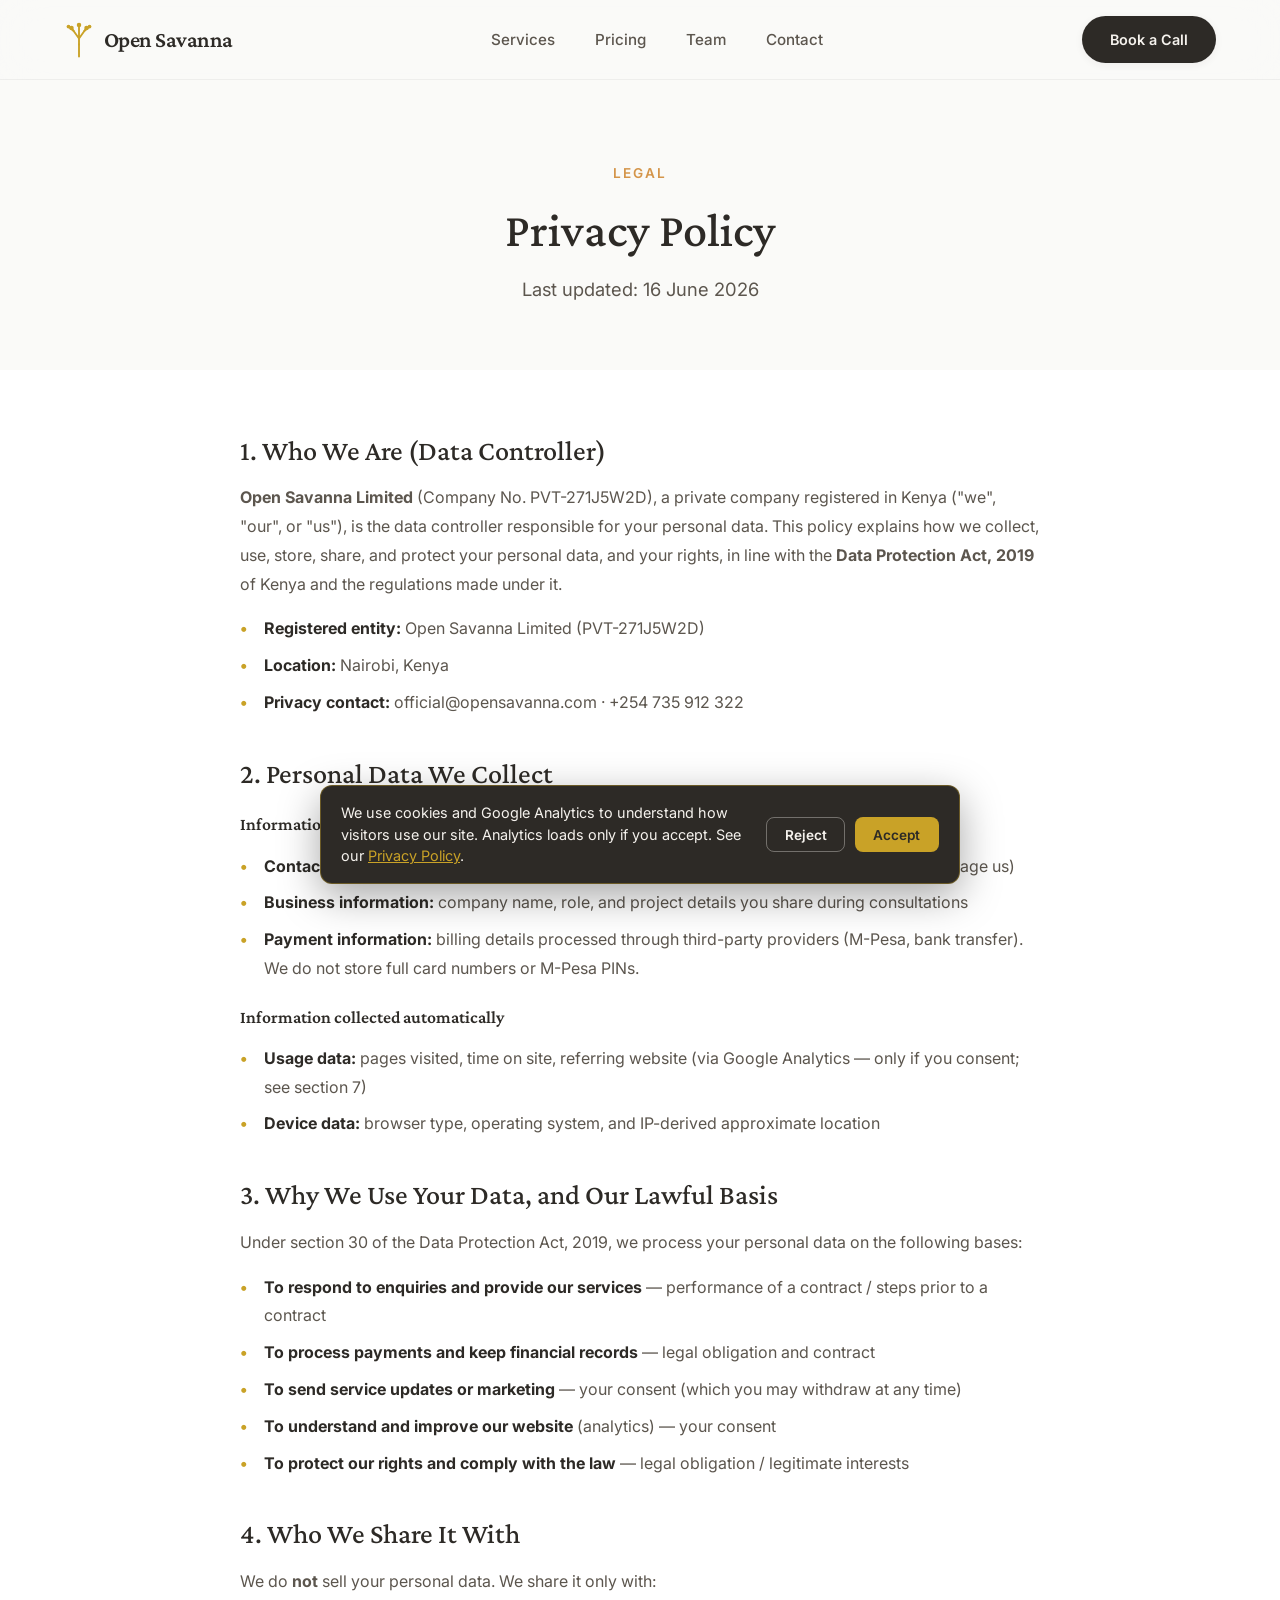
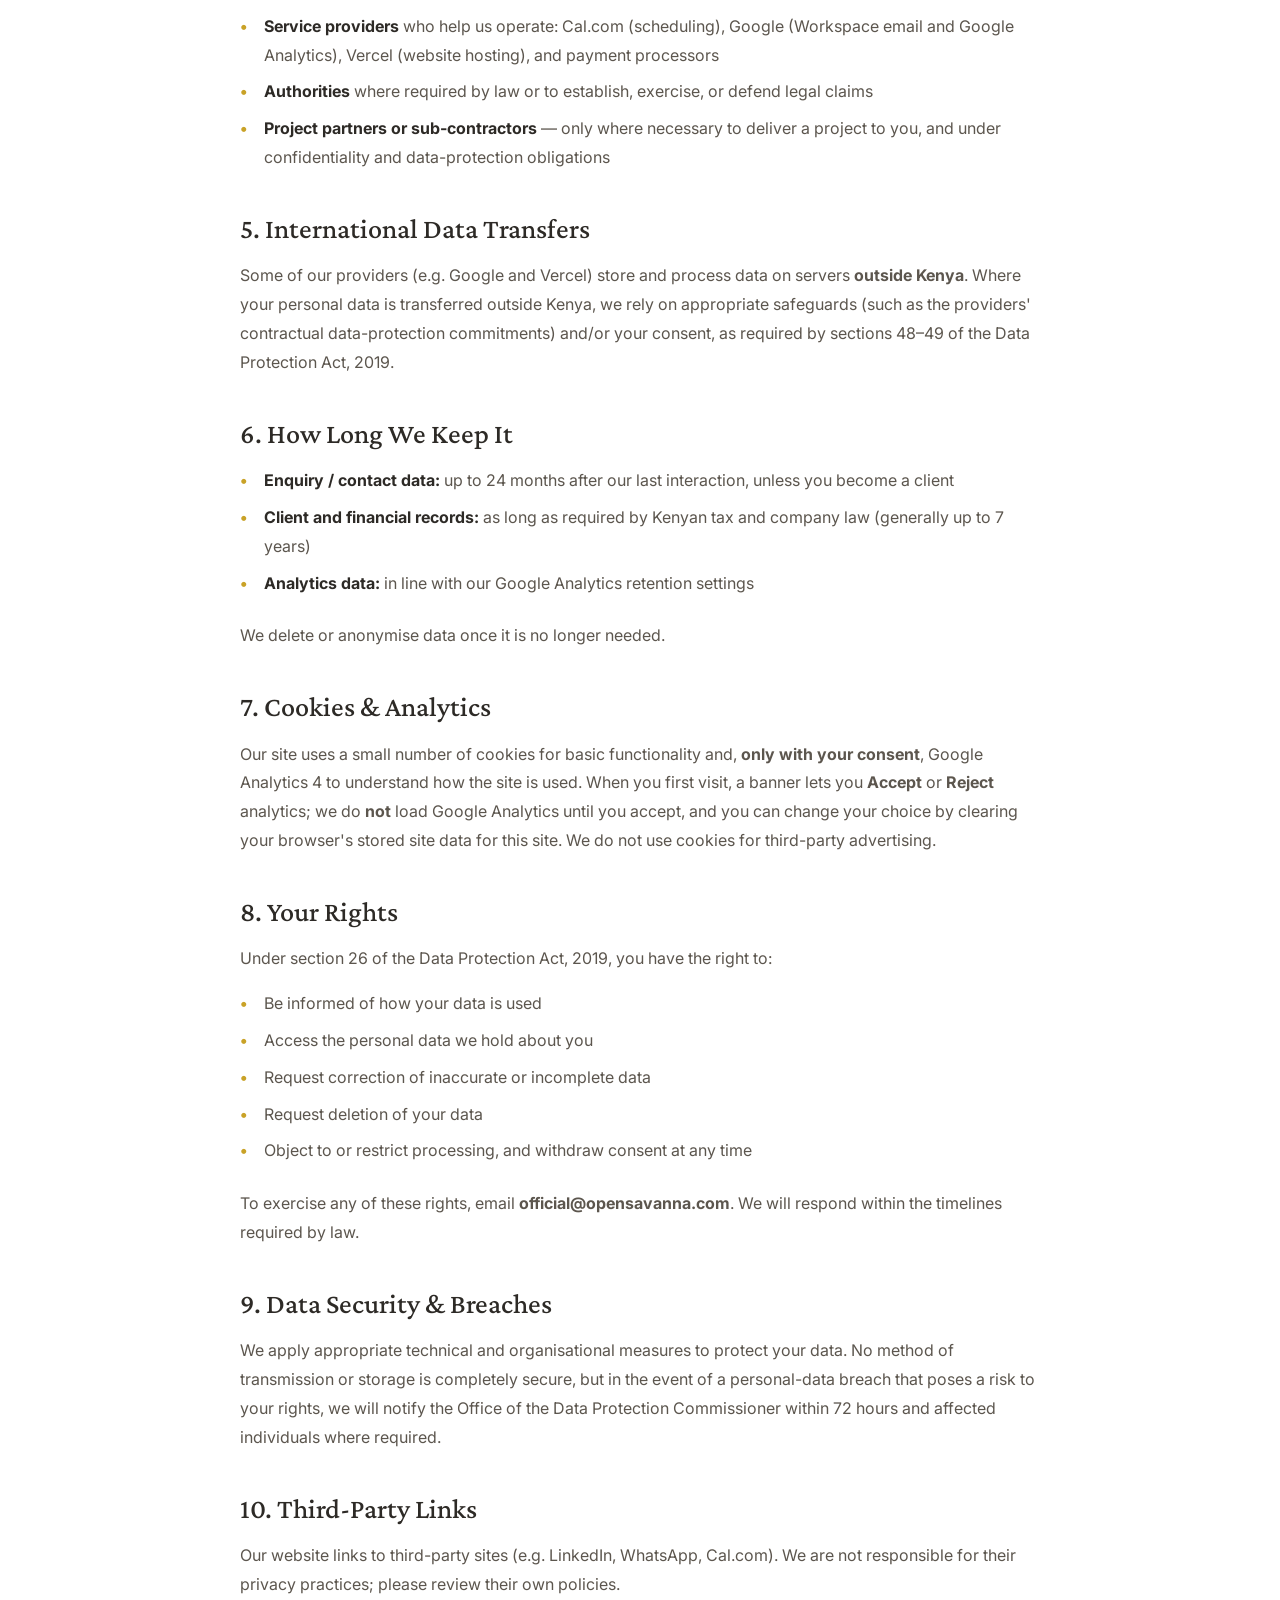
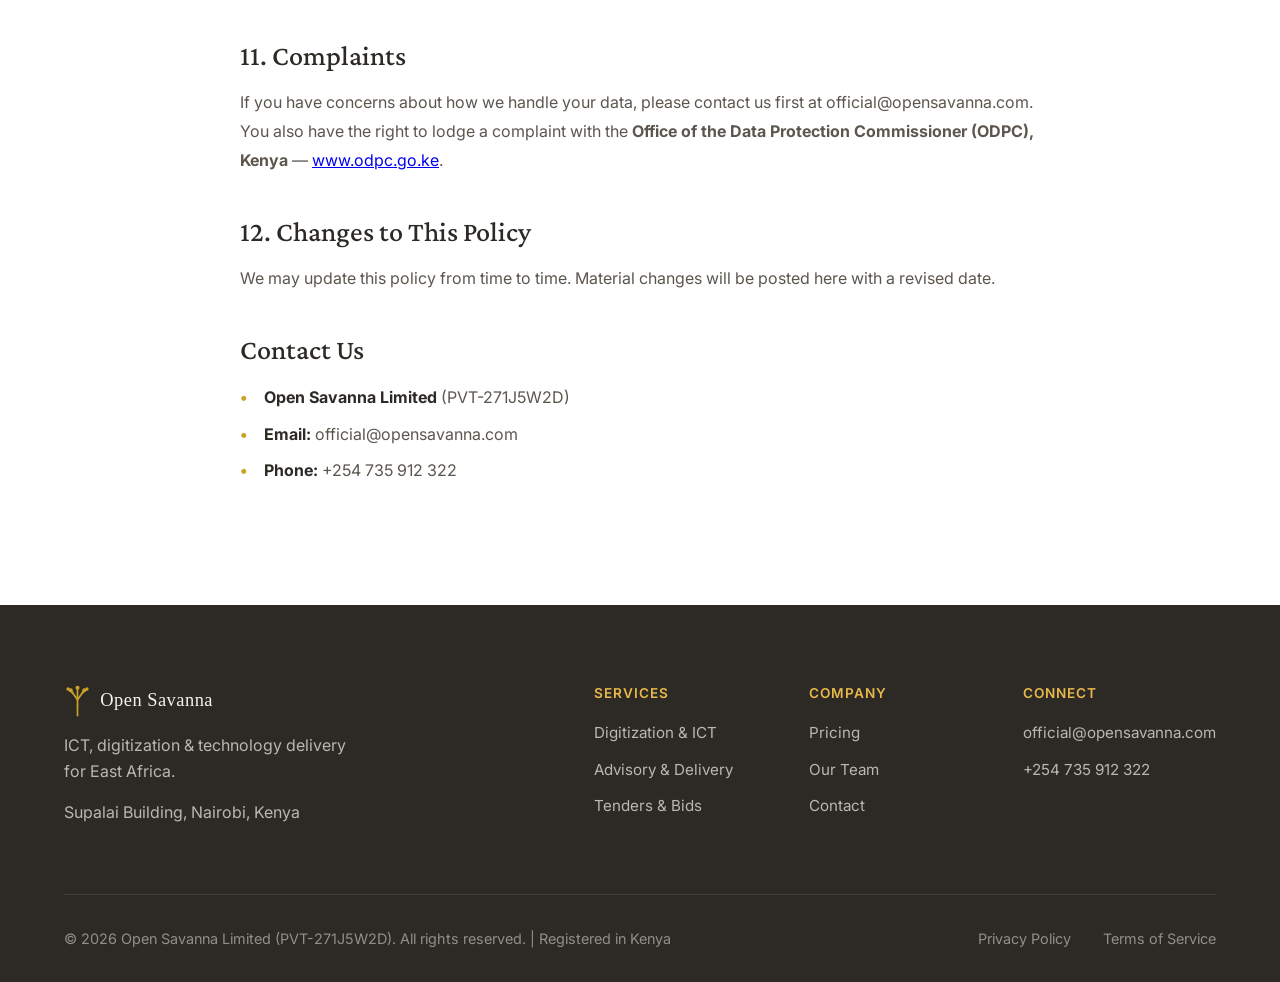
<file: privacy.html>
<!DOCTYPE html>
<html lang="en">
  <head>
    <meta charset="UTF-8" />
    <meta name="viewport" content="width=device-width, initial-scale=1.0" />
    <title>Privacy Policy | Open Savanna</title>

    <meta name="description" content="Open Savanna's privacy policy - how we collect, use, and protect your information." />

    <!-- Favicon -->
    <link rel="icon" type="image/svg+xml" href="favicon.svg" />

    <!-- Fonts -->
    <link rel="preconnect" href="https://fonts.googleapis.com" />
    <link rel="preconnect" href="https://fonts.gstatic.com" crossorigin />
    <link href="https://fonts.googleapis.com/css2?family=Crimson+Pro:wght@300;400;500;600&family=Inter:wght@300;400;500;600;700&display=swap" rel="stylesheet" />

    <!-- Styles -->
    <link rel="stylesheet" href="styles.css" />

    <!-- Google Analytics is loaded via main.js only after cookie consent (see CookieConsent in main.js) -->
  </head>
  <body>
    <!-- Navigation -->
    <nav id="navbar">
      <a href="/" class="logo">
        <img src="Images/logo.svg" alt="Open Savanna" class="logo-icon" />
        <span class="logo-text">Open Savanna</span>
      </a>
      <ul class="nav-links" id="nav-links">
        <li><a href="index.html#services">Services</a></li>
        <li><a href="/pricing">Pricing</a></li>
        <li><a href="/team">Team</a></li>
        <li><a href="index.html#contact">Contact</a></li>
      </ul>
      <a href="https://cal.com/open-savanna/discovery" target="_blank" rel="noopener noreferrer" class="cta-button nav-cta">Book a Call</a>
      <button class="mobile-menu-btn" id="mobile-menu-btn" aria-label="Toggle menu">
        <span></span>
        <span></span>
        <span></span>
      </button>
    </nav>

    <!-- Page Header -->
    <section class="page-header">
      <div class="page-header-content">
        <p class="section-tagline">Legal</p>
        <h1>Privacy Policy</h1>
        <p class="page-subtitle">Last updated: 16 June 2026</p>
      </div>
    </section>

    <!-- Privacy Content -->
    <section class="legal-content">
      <div class="legal-container">
        <h2>1. Who We Are (Data Controller)</h2>
        <p><strong>Open Savanna Limited</strong> (Company No. PVT-271J5W2D), a private company registered in Kenya ("we", "our", or "us"), is the data controller responsible for your personal data. This policy explains how we collect, use, store, share, and protect your personal data, and your rights, in line with the <strong>Data Protection Act, 2019</strong> of Kenya and the regulations made under it.</p>
        <ul>
          <li><strong>Registered entity:</strong> Open Savanna Limited (PVT-271J5W2D)</li>
          <li><strong>Location:</strong> Nairobi, Kenya</li>
          <li><strong>Privacy contact:</strong> official@opensavanna.com &middot; +254 735 912 322</li>
        </ul>

        <h2>2. Personal Data We Collect</h2>
        <h3>Information you provide</h3>
        <ul>
          <li><strong>Contact information:</strong> name, email address, phone number (e.g. when you book a call or message us)</li>
          <li><strong>Business information:</strong> company name, role, and project details you share during consultations</li>
          <li><strong>Payment information:</strong> billing details processed through third-party providers (M-Pesa, bank transfer). We do not store full card numbers or M-Pesa PINs.</li>
        </ul>
        <h3>Information collected automatically</h3>
        <ul>
          <li><strong>Usage data:</strong> pages visited, time on site, referring website (via Google Analytics &mdash; only if you consent; see section 7)</li>
          <li><strong>Device data:</strong> browser type, operating system, and IP-derived approximate location</li>
        </ul>

        <h2>3. Why We Use Your Data, and Our Lawful Basis</h2>
        <p>Under section 30 of the Data Protection Act, 2019, we process your personal data on the following bases:</p>
        <ul>
          <li><strong>To respond to enquiries and provide our services</strong> &mdash; performance of a contract / steps prior to a contract</li>
          <li><strong>To process payments and keep financial records</strong> &mdash; legal obligation and contract</li>
          <li><strong>To send service updates or marketing</strong> &mdash; your consent (which you may withdraw at any time)</li>
          <li><strong>To understand and improve our website</strong> (analytics) &mdash; your consent</li>
          <li><strong>To protect our rights and comply with the law</strong> &mdash; legal obligation / legitimate interests</li>
        </ul>

        <h2>4. Who We Share It With</h2>
        <p>We do <strong>not</strong> sell your personal data. We share it only with:</p>
        <ul>
          <li><strong>Service providers</strong> who help us operate: Cal.com (scheduling), Google (Workspace email and Google Analytics), Vercel (website hosting), and payment processors</li>
          <li><strong>Authorities</strong> where required by law or to establish, exercise, or defend legal claims</li>
          <li><strong>Project partners or sub-contractors</strong> &mdash; only where necessary to deliver a project to you, and under confidentiality and data-protection obligations</li>
        </ul>

        <h2>5. International Data Transfers</h2>
        <p>Some of our providers (e.g. Google and Vercel) store and process data on servers <strong>outside Kenya</strong>. Where your personal data is transferred outside Kenya, we rely on appropriate safeguards (such as the providers' contractual data-protection commitments) and/or your consent, as required by sections 48&ndash;49 of the Data Protection Act, 2019.</p>

        <h2>6. How Long We Keep It</h2>
        <ul>
          <li><strong>Enquiry / contact data:</strong> up to 24 months after our last interaction, unless you become a client</li>
          <li><strong>Client and financial records:</strong> as long as required by Kenyan tax and company law (generally up to 7 years)</li>
          <li><strong>Analytics data:</strong> in line with our Google Analytics retention settings</li>
        </ul>
        <p>We delete or anonymise data once it is no longer needed.</p>

        <h2>7. Cookies &amp; Analytics</h2>
        <p>Our site uses a small number of cookies for basic functionality and, <strong>only with your consent</strong>, Google Analytics 4 to understand how the site is used. When you first visit, a banner lets you <strong>Accept</strong> or <strong>Reject</strong> analytics; we do <strong>not</strong> load Google Analytics until you accept, and you can change your choice by clearing your browser's stored site data for this site. We do not use cookies for third-party advertising.</p>

        <h2>8. Your Rights</h2>
        <p>Under section 26 of the Data Protection Act, 2019, you have the right to:</p>
        <ul>
          <li>Be informed of how your data is used</li>
          <li>Access the personal data we hold about you</li>
          <li>Request correction of inaccurate or incomplete data</li>
          <li>Request deletion of your data</li>
          <li>Object to or restrict processing, and withdraw consent at any time</li>
        </ul>
        <p>To exercise any of these rights, email <strong>official@opensavanna.com</strong>. We will respond within the timelines required by law.</p>

        <h2>9. Data Security &amp; Breaches</h2>
        <p>We apply appropriate technical and organisational measures to protect your data. No method of transmission or storage is completely secure, but in the event of a personal-data breach that poses a risk to your rights, we will notify the Office of the Data Protection Commissioner within 72 hours and affected individuals where required.</p>

        <h2>10. Third-Party Links</h2>
        <p>Our website links to third-party sites (e.g. LinkedIn, WhatsApp, Cal.com). We are not responsible for their privacy practices; please review their own policies.</p>

        <h2>11. Complaints</h2>
        <p>If you have concerns about how we handle your data, please contact us first at official@opensavanna.com. You also have the right to lodge a complaint with the <strong>Office of the Data Protection Commissioner (ODPC), Kenya</strong> &mdash; <a href="https://www.odpc.go.ke" target="_blank" rel="noopener noreferrer">www.odpc.go.ke</a>.</p>

        <h2>12. Changes to This Policy</h2>
        <p>We may update this policy from time to time. Material changes will be posted here with a revised date.</p>

        <h2>Contact Us</h2>
        <ul>
          <li><strong>Open Savanna Limited</strong> (PVT-271J5W2D)</li>
          <li><strong>Email:</strong> official@opensavanna.com</li>
          <li><strong>Phone:</strong> +254 735 912 322</li>
        </ul>
      </div>
    </section>

    <!-- Footer -->
    <footer>
      <div class="footer-content">
        <div class="footer-brand">
          <div class="footer-logo-wrapper">
            <img src="Images/logo.svg" alt="Open Savanna" class="footer-logo-icon" />
            <span class="footer-logo-text">Open Savanna</span>
          </div>
          <p>ICT, digitization &amp; technology delivery for East Africa.</p>
          <div class="footer-address">
            <p>Supalai Building, Nairobi, Kenya</p>
          </div>
        </div>
        <div class="footer-links">
          <div class="footer-column">
            <h4>Services</h4>
            <a href="index.html#services">Digitization &amp; ICT</a>
            <a href="index.html#services">Advisory &amp; Delivery</a>
            <a href="index.html#services">Tenders &amp; Bids</a>
          </div>
          <div class="footer-column">
            <h4>Company</h4>
            <a href="/pricing">Pricing</a>
            <a href="/team">Our Team</a>
            <a href="index.html#contact">Contact</a>
          </div>
          <div class="footer-column">
            <h4>Connect</h4>
            <a href="mailto:official@opensavanna.com">official@opensavanna.com</a>
            <a href="https://wa.me/254735912322">+254 735 912 322</a>
          </div>
        </div>
      </div>
      <div class="footer-bottom">
        <p>&copy; 2026 Open Savanna Limited (PVT-271J5W2D). All rights reserved. | Registered in Kenya</p>
        <div class="footer-legal">
          <a href="/privacy">Privacy Policy</a>
          <a href="/terms">Terms of Service</a>
        </div>
      </div>
    </footer>

    <!-- Scripts -->
    <script src="main.js"></script>
  </body>
</html>
</file>
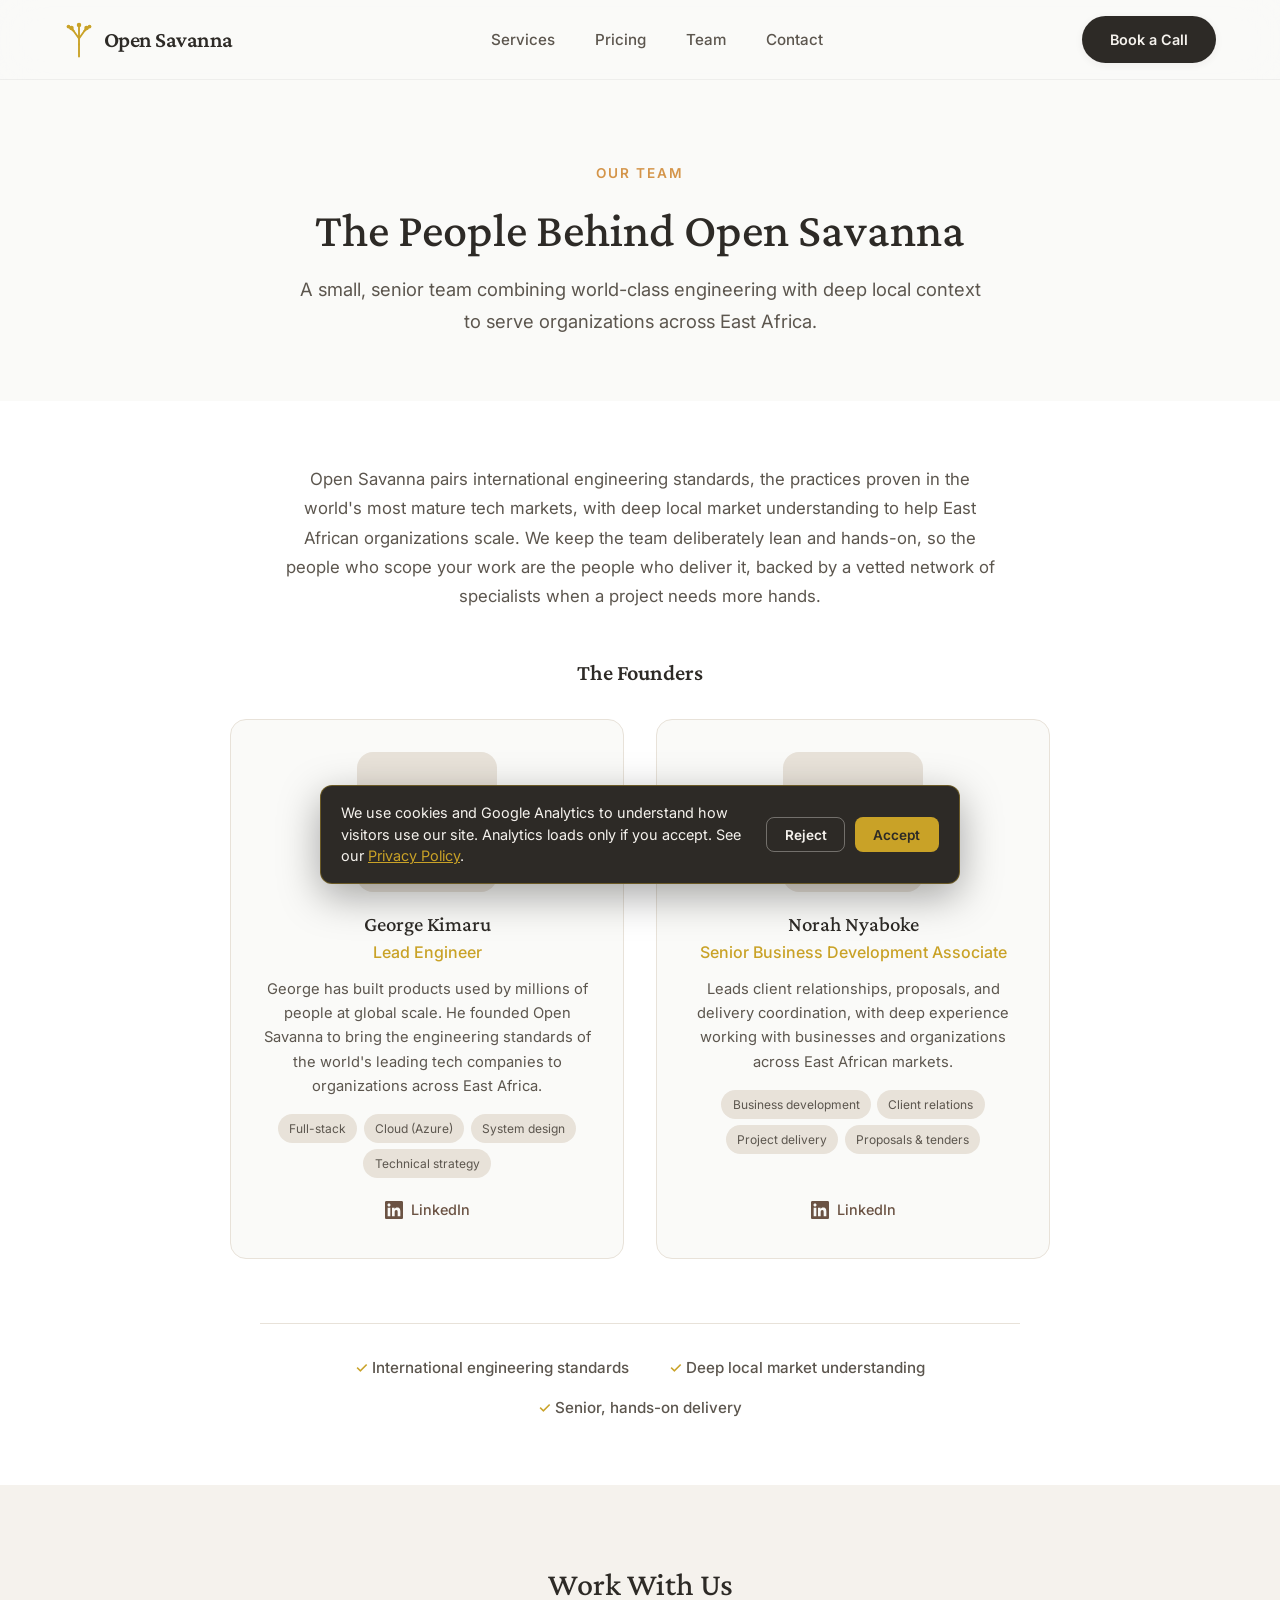
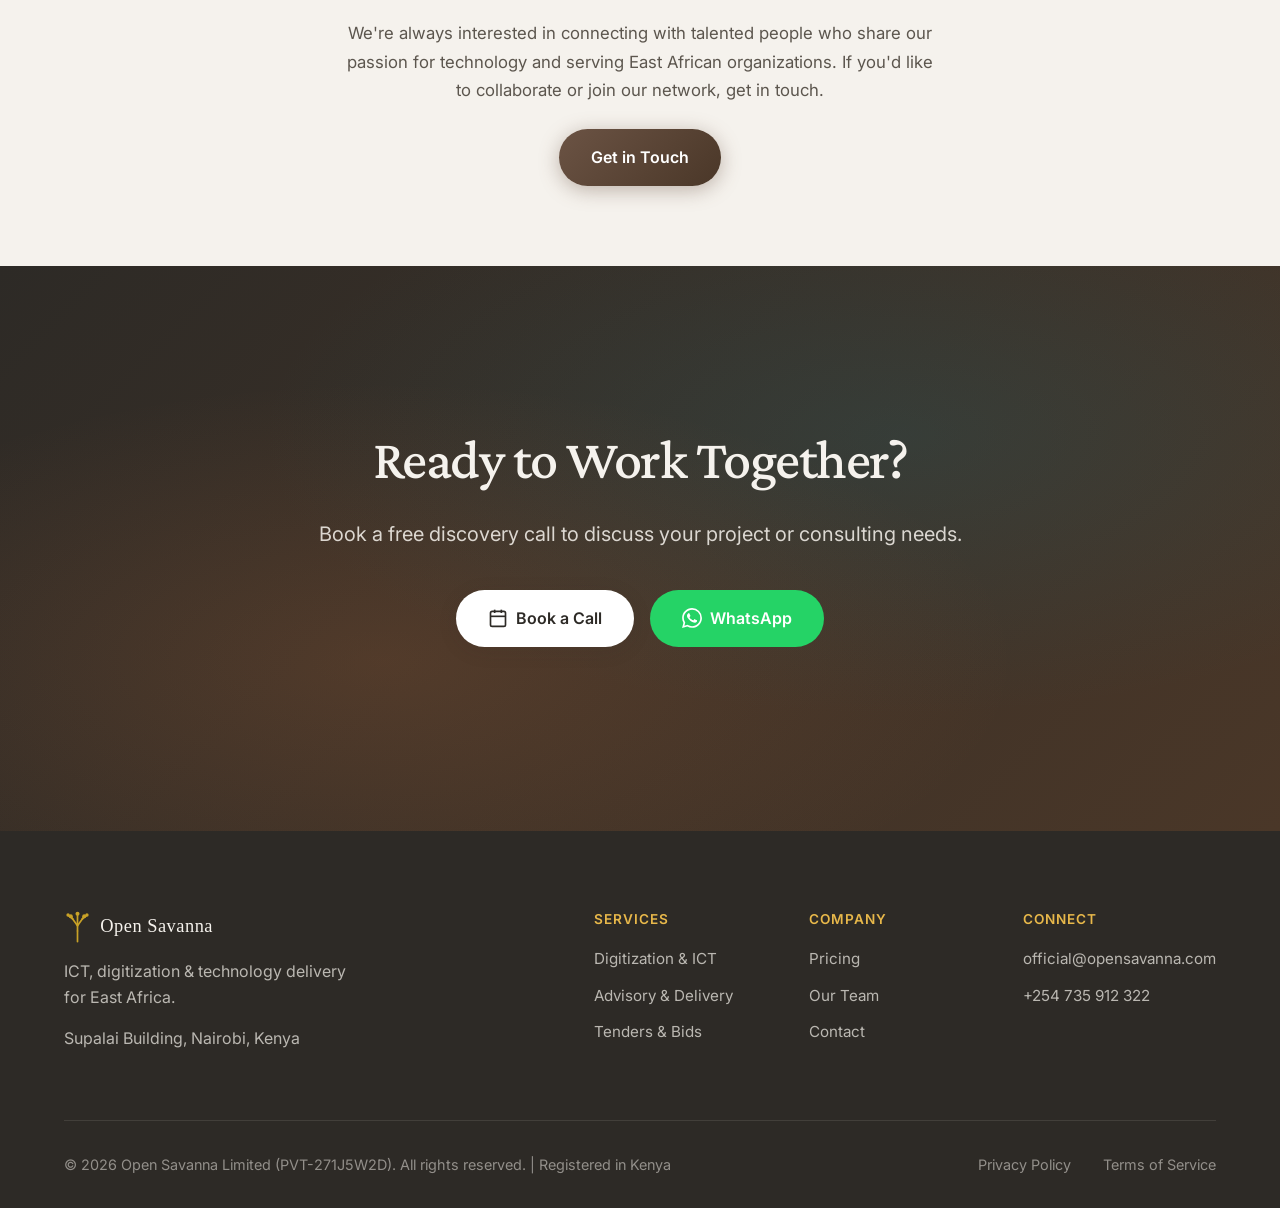
<file: team.html>
<!DOCTYPE html>
<html lang="en">
  <head>
    <meta charset="UTF-8" />
    <meta name="viewport" content="width=device-width, initial-scale=1.0" />
    <title>Our Team | Open Savanna</title>

    <meta name="description" content="Meet the founders of Open Savanna, a small senior team pairing international engineering standards with deep local market understanding for East Africa." />

    <!-- Favicon -->
    <link rel="icon" type="image/svg+xml" href="favicon.svg" />

    <!-- Fonts -->
    <link rel="preconnect" href="https://fonts.googleapis.com" />
    <link rel="preconnect" href="https://fonts.gstatic.com" crossorigin />
    <link href="https://fonts.googleapis.com/css2?family=Crimson+Pro:wght@300;400;500;600&family=Inter:wght@300;400;500;600;700&display=swap" rel="stylesheet" />

    <!-- Styles -->
    <link rel="stylesheet" href="styles.css" />

    <!-- Google Analytics is loaded via main.js only after cookie consent (see CookieConsent in main.js) -->
  </head>
  <body>
    <!-- Navigation -->
    <nav id="navbar">
      <a href="/" class="logo">
        <img src="Images/logo.svg" alt="Open Savanna" class="logo-icon" />
        <span class="logo-text">Open Savanna</span>
      </a>
      <ul class="nav-links" id="nav-links">
        <li><a href="index.html#services">Services</a></li>
        <li><a href="/pricing">Pricing</a></li>
        <li><a href="/team" class="active">Team</a></li>
        <li><a href="index.html#contact">Contact</a></li>
      </ul>
      <a href="https://cal.com/open-savanna/discovery" target="_blank" rel="noopener noreferrer" class="cta-button nav-cta">Book a Call</a>
      <button class="mobile-menu-btn" id="mobile-menu-btn" aria-label="Toggle menu">
        <span></span>
        <span></span>
        <span></span>
      </button>
    </nav>

    <!-- Page Header -->
    <section class="page-header">
      <div class="page-header-content">
        <p class="section-tagline">Our Team</p>
        <h1>The People Behind Open Savanna</h1>
        <p class="page-subtitle">A small, senior team combining world-class engineering with deep local context to serve organizations across East Africa.</p>
      </div>
    </section>

    <!-- Team Section -->
    <section class="team-section">
      <p class="team-intro">
        Open Savanna pairs international engineering standards, the practices proven in the
        world's most mature tech markets, with deep local market understanding to help East
        African organizations scale. We keep the team deliberately lean and hands-on, so the
        people who scope your work are the people who deliver it, backed by a vetted network
        of specialists when a project needs more hands.
      </p>

      <h2 class="team-subhead">The Founders</h2>
      <div class="founders-duo">
        <!-- George Kimaru -->
        <div class="founder-card">
          <div class="founder-photo">
            <svg viewBox="0 0 24 24" fill="none" stroke="currentColor" stroke-width="1">
              <path d="M20 21v-2a4 4 0 00-4-4H8a4 4 0 00-4 4v2M12 11a4 4 0 100-8 4 4 0 000 8z"/>
            </svg>
          </div>
          <h3>George Kimaru</h3>
          <p class="founder-role">Lead Engineer</p>
          <p class="founder-hook">
            George has built products used by millions of people at global scale. He founded
            Open Savanna to bring the engineering standards of the world's leading tech
            companies to organizations across East Africa.
          </p>
          <div class="founder-tags">
            <span>Full-stack</span>
            <span>Cloud (Azure)</span>
            <span>System design</span>
            <span>Technical strategy</span>
          </div>
          <div class="member-links">
            <a href="https://www.linkedin.com/in/kimarugeorge/" target="_blank" rel="noopener noreferrer" class="member-social">
              <svg viewBox="0 0 24 24" fill="currentColor">
                <path d="M20.447 20.452h-3.554v-5.569c0-1.328-.027-3.037-1.852-3.037-1.853 0-2.136 1.445-2.136 2.939v5.667H9.351V9h3.414v1.561h.046c.477-.9 1.637-1.85 3.37-1.85 3.601 0 4.267 2.37 4.267 5.455v6.286zM5.337 7.433c-1.144 0-2.063-.926-2.063-2.065 0-1.138.92-2.063 2.063-2.063 1.14 0 2.064.925 2.064 2.063 0 1.139-.925 2.065-2.064 2.065zm1.782 13.019H3.555V9h3.564v11.452zM22.225 0H1.771C.792 0 0 .774 0 1.729v20.542C0 23.227.792 24 1.771 24h20.451C23.2 24 24 23.227 24 22.271V1.729C24 .774 23.2 0 22.222 0h.003z"/>
              </svg>
              LinkedIn
            </a>
          </div>
        </div>

        <!-- Norah Nyaboke -->
        <div class="founder-card">
          <div class="founder-photo">
            <svg viewBox="0 0 24 24" fill="none" stroke="currentColor" stroke-width="1">
              <path d="M20 21v-2a4 4 0 00-4-4H8a4 4 0 00-4 4v2M12 11a4 4 0 100-8 4 4 0 000 8z"/>
            </svg>
          </div>
          <h3>Norah Nyaboke</h3>
          <p class="founder-role">Senior Business Development Associate</p>
          <p class="founder-hook">
            Leads client relationships, proposals, and delivery coordination, with deep
            experience working with businesses and organizations across East African markets.
          </p>
          <div class="founder-tags">
            <span>Business development</span>
            <span>Client relations</span>
            <span>Project delivery</span>
            <span>Proposals &amp; tenders</span>
          </div>
          <div class="member-links">
            <a href="https://www.linkedin.com/in/norahnyaboke/" target="_blank" rel="noopener noreferrer" class="member-social">
              <svg viewBox="0 0 24 24" fill="currentColor">
                <path d="M20.447 20.452h-3.554v-5.569c0-1.328-.027-3.037-1.852-3.037-1.853 0-2.136 1.445-2.136 2.939v5.667H9.351V9h3.414v1.561h.046c.477-.9 1.637-1.85 3.37-1.85 3.601 0 4.267 2.37 4.267 5.455v6.286zM5.337 7.433c-1.144 0-2.063-.926-2.063-2.065 0-1.138.92-2.063 2.063-2.063 1.14 0 2.064.925 2.064 2.063 0 1.139-.925 2.065-2.064 2.065zm1.782 13.019H3.555V9h3.564v11.452zM22.225 0H1.771C.792 0 0 .774 0 1.729v20.542C0 23.227.792 24 1.771 24h20.451C23.2 24 24 23.227 24 22.271V1.729C24 .774 23.2 0 22.222 0h.003z"/>
              </svg>
              LinkedIn
            </a>
          </div>
        </div>
      </div>

      <!--
        ===== SCALES HERE: add engineers as the team grows =====
        Uncomment this block and duplicate one .person-card per engineer.
        Rule for the grid: photo + name + role + ONE credential chip only
        (no long bios; those stay with the founders). The grid auto-wraps
        3 -> 2 -> 1 across screen sizes. Add real headshots at Images/team/<name>.jpg.

      <h2 class="team-subhead">Our Engineers</h2>
      <div class="team-grid-people">
        <div class="person-card">
          <div class="person-photo">
            <img src="Images/team/firstname.jpg" alt="Firstname Lastname" />
          </div>
          <h4>Firstname Lastname</h4>
          <p class="person-role">Software Engineer</p>
          <span class="cred-chip">Specialty / experience (e.g. Cloud, 8+ yrs)</span>
        </div>
        ... duplicate .person-card for each engineer ...
      </div>
      -->

      <div class="team-creds">
        <span>International engineering standards</span>
        <span>Deep local market understanding</span>
        <span>Senior, hands-on delivery</span>
      </div>
    </section>

    <!-- Join Us Section -->
    <section class="join-section">
      <div class="join-content">
        <h2>Work With Us</h2>
        <p>We're always interested in connecting with talented people who share our passion for technology and serving East African organizations. If you'd like to collaborate or join our network, get in touch.</p>
        <a href="mailto:official@opensavanna.com?subject=Collaboration%20Inquiry" class="btn btn-primary">Get in Touch</a>
      </div>
    </section>

    <!-- CTA Section -->
    <section class="cta-section" id="contact">
      <div class="cta-background"></div>
      <div class="cta-content">
        <h2>Ready to Work Together?</h2>
        <p>Book a free discovery call to discuss your project or consulting needs.</p>
        <div class="cta-buttons">
          <a href="https://cal.com/open-savanna/discovery" target="_blank" rel="noopener noreferrer" class="btn btn-light">
            <svg viewBox="0 0 24 24" fill="none" stroke="currentColor" stroke-width="2">
              <rect x="3" y="4" width="18" height="18" rx="2" ry="2"/>
              <line x1="16" y1="2" x2="16" y2="6"/>
              <line x1="8" y1="2" x2="8" y2="6"/>
              <line x1="3" y1="10" x2="21" y2="10"/>
            </svg>
            Book a Call
          </a>
          <a href="https://wa.me/254735912322" class="btn btn-whatsapp">
            <svg viewBox="0 0 24 24" fill="currentColor">
              <path d="M17.472 14.382c-.297-.149-1.758-.867-2.03-.967-.273-.099-.471-.148-.67.15-.197.297-.767.966-.94 1.164-.173.199-.347.223-.644.075-.297-.15-1.255-.463-2.39-1.475-.883-.788-1.48-1.761-1.653-2.059-.173-.297-.018-.458.13-.606.134-.133.298-.347.446-.52.149-.174.198-.298.298-.497.099-.198.05-.371-.025-.52-.075-.149-.669-1.612-.916-2.207-.242-.579-.487-.5-.669-.51-.173-.008-.371-.01-.57-.01-.198 0-.52.074-.792.372-.272.297-1.04 1.016-1.04 2.479 0 1.462 1.065 2.875 1.213 3.074.149.198 2.096 3.2 5.077 4.487.709.306 1.262.489 1.694.625.712.227 1.36.195 1.871.118.571-.085 1.758-.719 2.006-1.413.248-.694.248-1.289.173-1.413-.074-.124-.272-.198-.57-.347m-5.421 7.403h-.004a9.87 9.87 0 01-5.031-1.378l-.361-.214-3.741.982.998-3.648-.235-.374a9.86 9.86 0 01-1.51-5.26c.001-5.45 4.436-9.884 9.888-9.884 2.64 0 5.122 1.03 6.988 2.898a9.825 9.825 0 012.893 6.994c-.003 5.45-4.437 9.884-9.885 9.884m8.413-18.297A11.815 11.815 0 0012.05 0C5.495 0 .16 5.335.157 11.892c0 2.096.547 4.142 1.588 5.945L.057 24l6.305-1.654a11.882 11.882 0 005.683 1.448h.005c6.554 0 11.89-5.335 11.893-11.893a11.821 11.821 0 00-3.48-8.413z"/>
            </svg>
            WhatsApp
          </a>
        </div>
      </div>
    </section>

    <!-- Footer -->
    <footer>
      <div class="footer-content">
        <div class="footer-brand">
          <div class="footer-logo-wrapper">
            <img src="Images/logo.svg" alt="Open Savanna" class="footer-logo-icon" />
            <span class="footer-logo-text">Open Savanna</span>
          </div>
          <p>ICT, digitization &amp; technology delivery for East Africa.</p>
          <div class="footer-address">
            <p>Supalai Building, Nairobi, Kenya</p>
          </div>
        </div>
        <div class="footer-links">
          <div class="footer-column">
            <h4>Services</h4>
            <a href="index.html#services">Digitization &amp; ICT</a>
            <a href="index.html#services">Advisory &amp; Delivery</a>
            <a href="index.html#services">Tenders &amp; Bids</a>
          </div>
          <div class="footer-column">
            <h4>Company</h4>
            <a href="/pricing">Pricing</a>
            <a href="/team">Our Team</a>
            <a href="index.html#contact">Contact</a>
          </div>
          <div class="footer-column">
            <h4>Connect</h4>
            <a href="mailto:official@opensavanna.com">official@opensavanna.com</a>
            <a href="https://wa.me/254735912322">+254 735 912 322</a>
          </div>
        </div>
      </div>
      <div class="footer-bottom">
        <p>&copy; 2026 Open Savanna Limited (PVT-271J5W2D). All rights reserved. | Registered in Kenya</p>
        <div class="footer-legal">
          <a href="/privacy">Privacy Policy</a>
          <a href="/terms">Terms of Service</a>
        </div>
      </div>
    </footer>

    <!-- Scripts -->
    <script src="main.js"></script>
  </body>
</html>
</file>
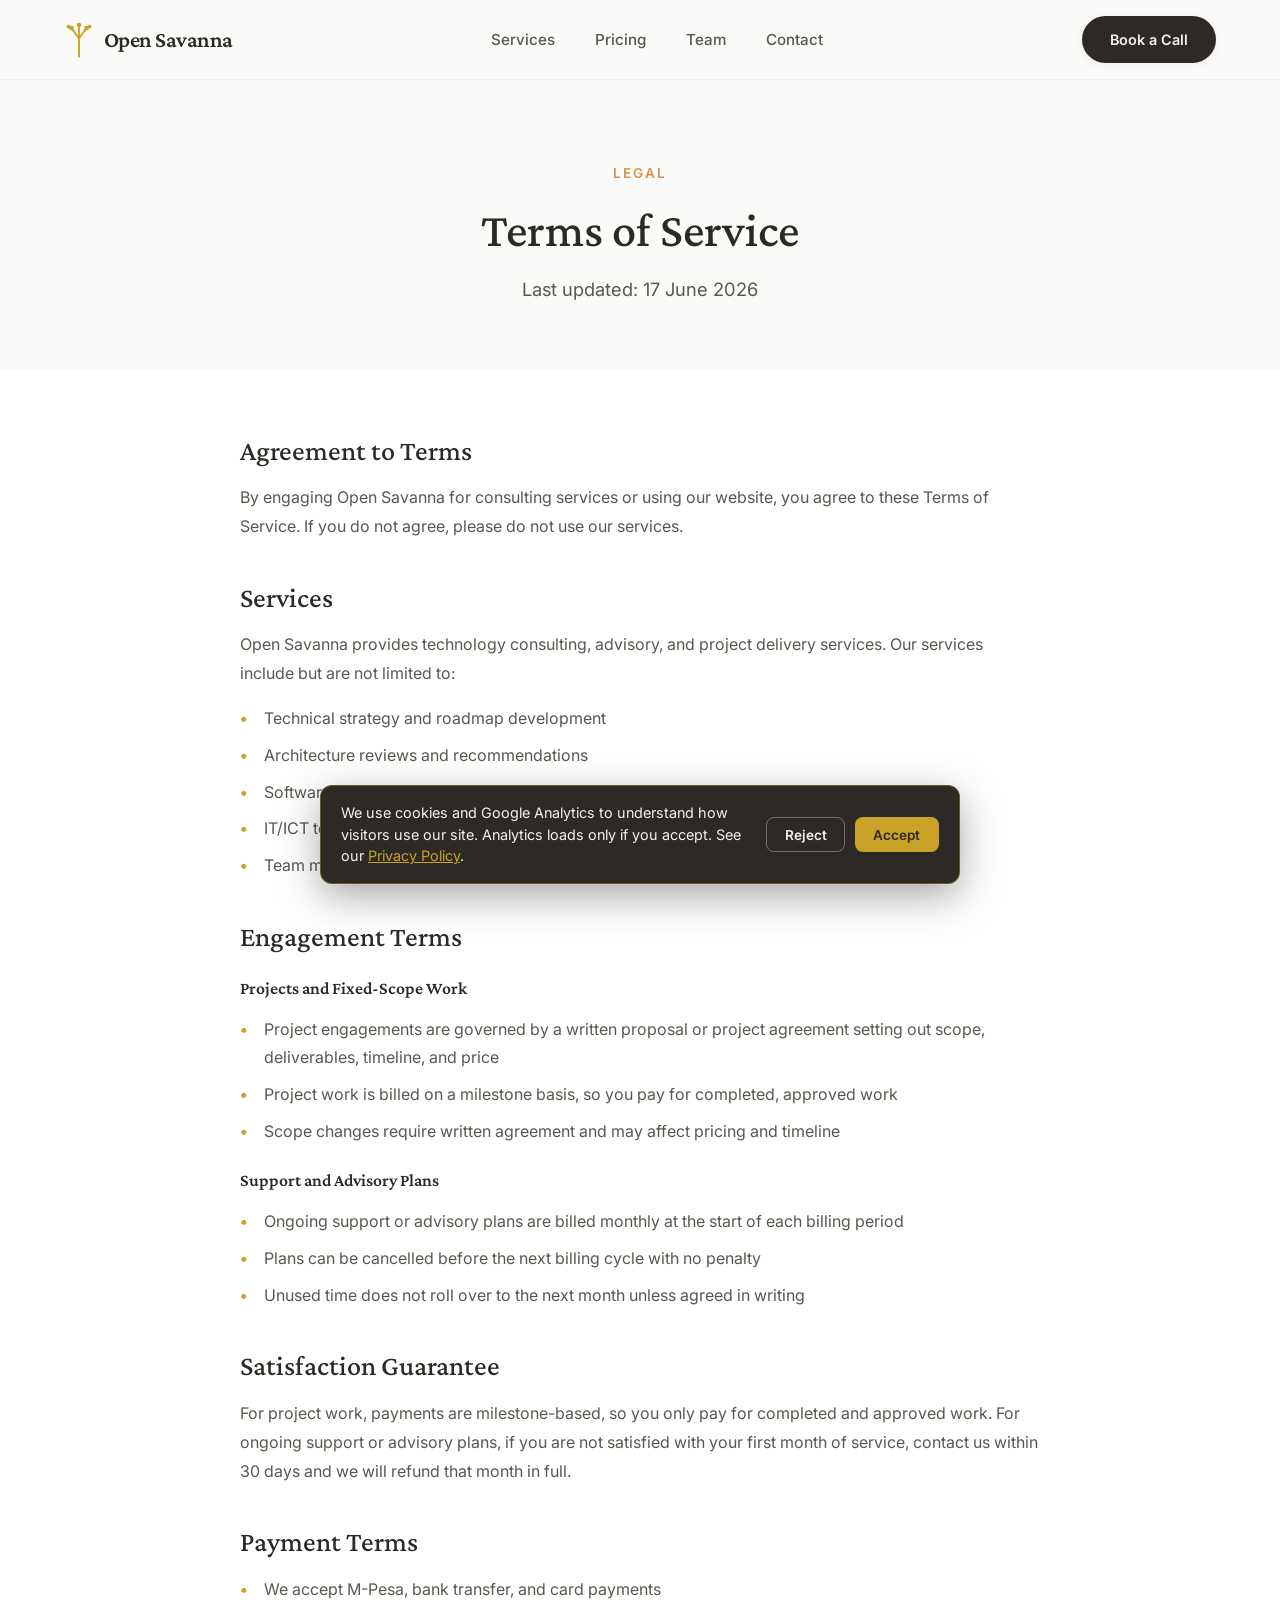
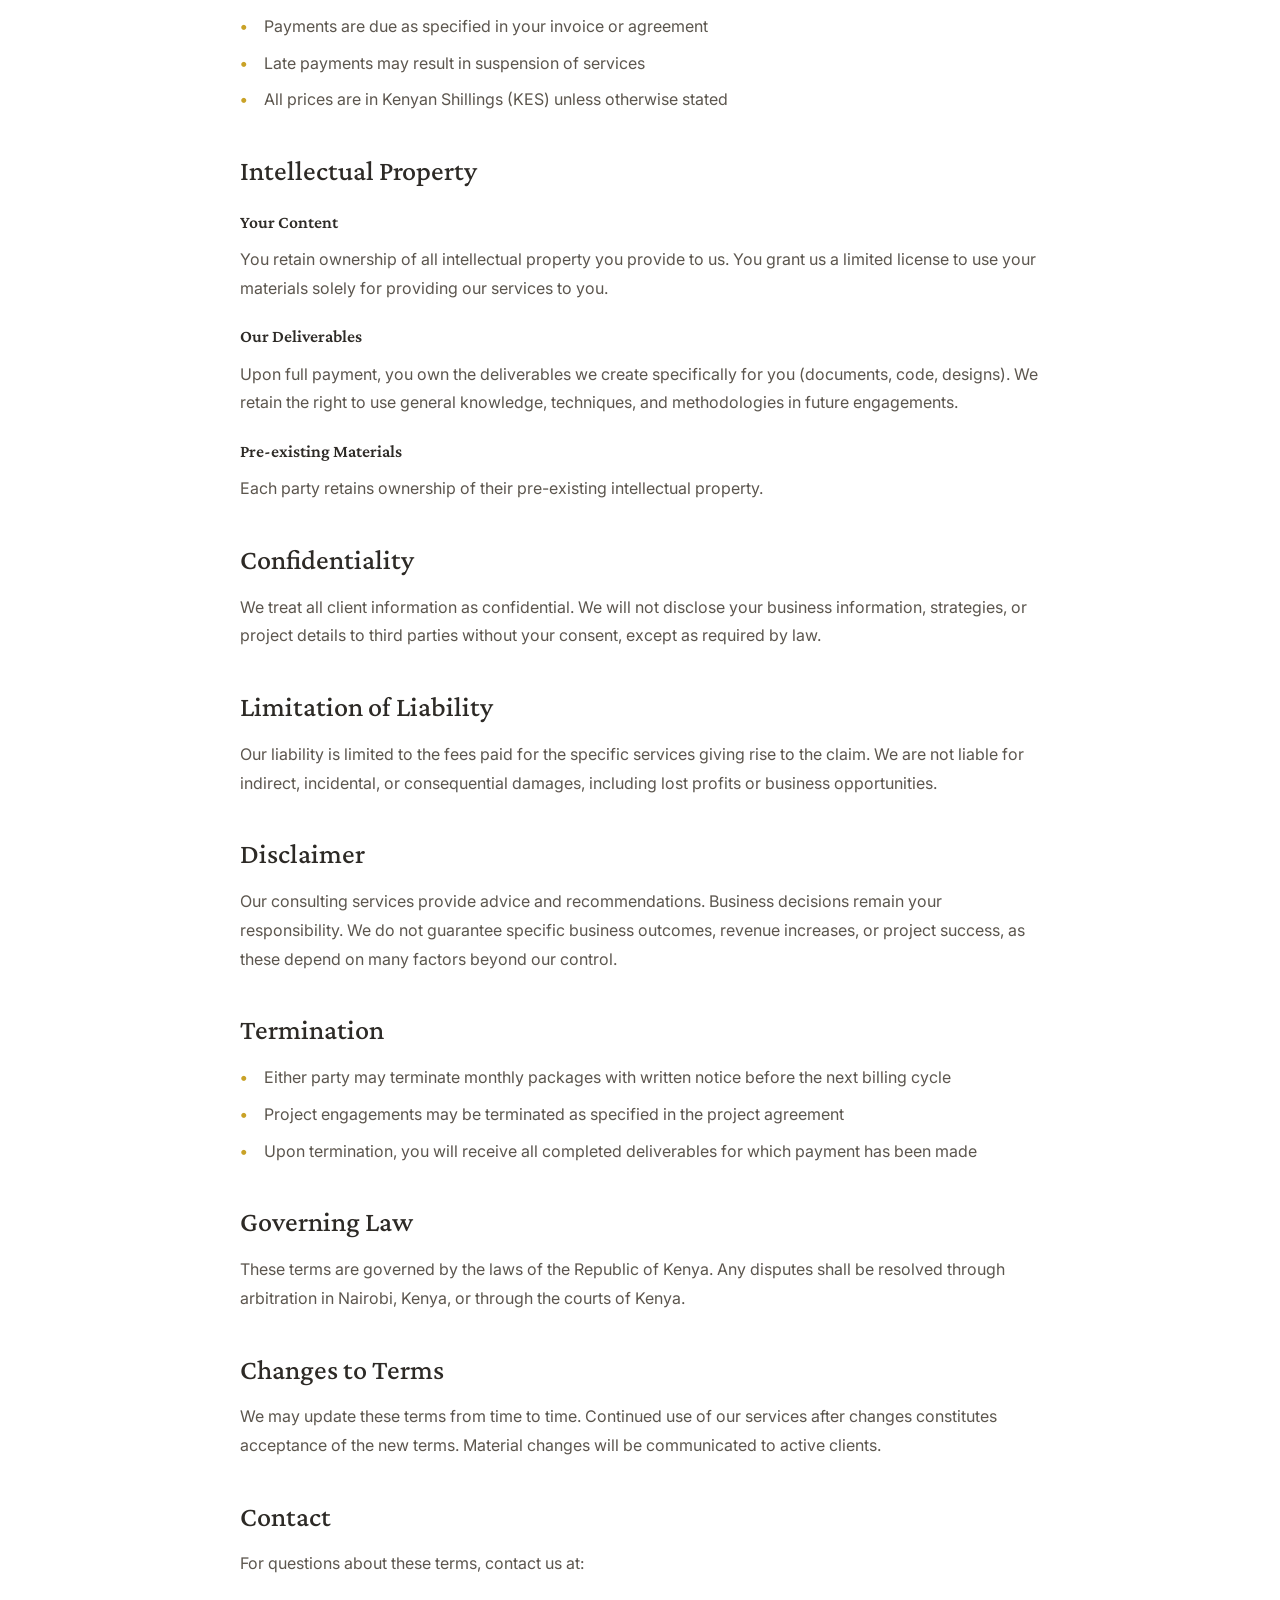
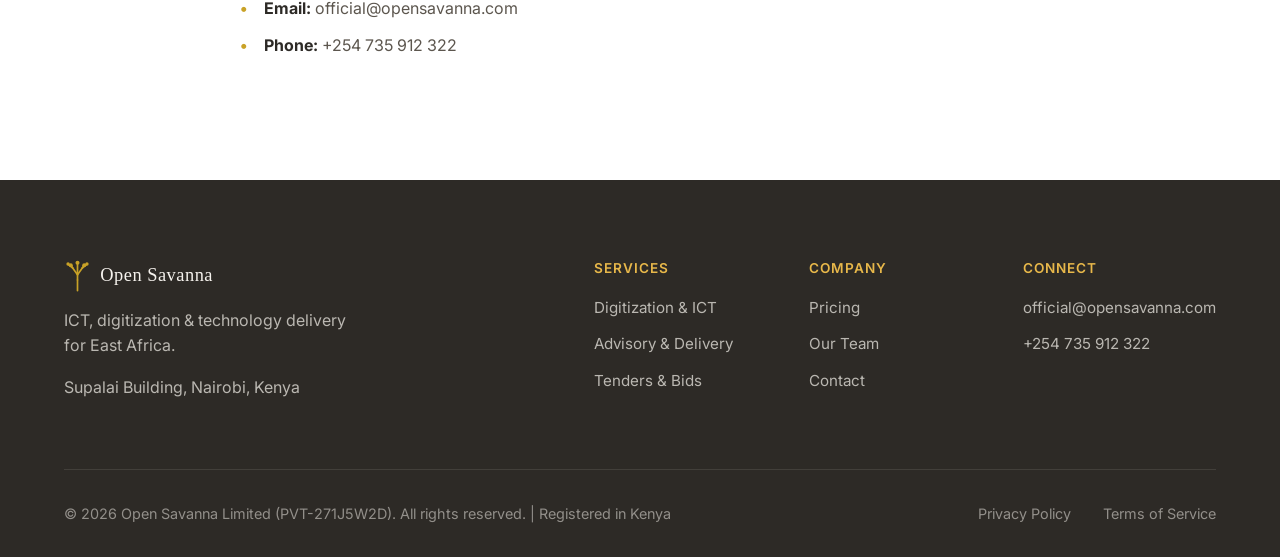
<file: terms.html>
<!DOCTYPE html>
<html lang="en">
  <head>
    <meta charset="UTF-8" />
    <meta name="viewport" content="width=device-width, initial-scale=1.0" />
    <title>Terms of Service | Open Savanna</title>

    <meta name="description" content="Open Savanna's terms of service - the agreement governing use of our consulting services." />

    <!-- Favicon -->
    <link rel="icon" type="image/svg+xml" href="favicon.svg" />

    <!-- Fonts -->
    <link rel="preconnect" href="https://fonts.googleapis.com" />
    <link rel="preconnect" href="https://fonts.gstatic.com" crossorigin />
    <link href="https://fonts.googleapis.com/css2?family=Crimson+Pro:wght@300;400;500;600&family=Inter:wght@300;400;500;600;700&display=swap" rel="stylesheet" />

    <!-- Styles -->
    <link rel="stylesheet" href="styles.css" />

    <!-- Google Analytics is loaded via main.js only after cookie consent (see CookieConsent in main.js) -->
  </head>
  <body>
    <!-- Navigation -->
    <nav id="navbar">
      <a href="/" class="logo">
        <img src="Images/logo.svg" alt="Open Savanna" class="logo-icon" />
        <span class="logo-text">Open Savanna</span>
      </a>
      <ul class="nav-links" id="nav-links">
        <li><a href="index.html#services">Services</a></li>
        <li><a href="/pricing">Pricing</a></li>
        <li><a href="/team">Team</a></li>
        <li><a href="index.html#contact">Contact</a></li>
      </ul>
      <a href="https://cal.com/open-savanna/discovery" target="_blank" rel="noopener noreferrer" class="cta-button nav-cta">Book a Call</a>
      <button class="mobile-menu-btn" id="mobile-menu-btn" aria-label="Toggle menu">
        <span></span>
        <span></span>
        <span></span>
      </button>
    </nav>

    <!-- Page Header -->
    <section class="page-header">
      <div class="page-header-content">
        <p class="section-tagline">Legal</p>
        <h1>Terms of Service</h1>
        <p class="page-subtitle">Last updated: 17 June 2026</p>
      </div>
    </section>

    <!-- Terms Content -->
    <section class="legal-content">
      <div class="legal-container">
        <h2>Agreement to Terms</h2>
        <p>By engaging Open Savanna for consulting services or using our website, you agree to these Terms of Service. If you do not agree, please do not use our services.</p>

        <h2>Services</h2>
        <p>Open Savanna provides technology consulting, advisory, and project delivery services. Our services include but are not limited to:</p>
        <ul>
          <li>Technical strategy and roadmap development</li>
          <li>Architecture reviews and recommendations</li>
          <li>Software development project delivery</li>
          <li>IT/ICT tender and proposal support</li>
          <li>Team mentorship and training</li>
        </ul>

        <h2>Engagement Terms</h2>
        <h3>Projects and Fixed-Scope Work</h3>
        <ul>
          <li>Project engagements are governed by a written proposal or project agreement setting out scope, deliverables, timeline, and price</li>
          <li>Project work is billed on a milestone basis, so you pay for completed, approved work</li>
          <li>Scope changes require written agreement and may affect pricing and timeline</li>
        </ul>

        <h3>Support and Advisory Plans</h3>
        <ul>
          <li>Ongoing support or advisory plans are billed monthly at the start of each billing period</li>
          <li>Plans can be cancelled before the next billing cycle with no penalty</li>
          <li>Unused time does not roll over to the next month unless agreed in writing</li>
        </ul>

        <h2>Satisfaction Guarantee</h2>
        <p>For project work, payments are milestone-based, so you only pay for completed and approved work. For ongoing support or advisory plans, if you are not satisfied with your first month of service, contact us within 30 days and we will refund that month in full.</p>

        <h2>Payment Terms</h2>
        <ul>
          <li>We accept M-Pesa, bank transfer, and card payments</li>
          <li>Payments are due as specified in your invoice or agreement</li>
          <li>Late payments may result in suspension of services</li>
          <li>All prices are in Kenyan Shillings (KES) unless otherwise stated</li>
        </ul>

        <h2>Intellectual Property</h2>
        <h3>Your Content</h3>
        <p>You retain ownership of all intellectual property you provide to us. You grant us a limited license to use your materials solely for providing our services to you.</p>

        <h3>Our Deliverables</h3>
        <p>Upon full payment, you own the deliverables we create specifically for you (documents, code, designs). We retain the right to use general knowledge, techniques, and methodologies in future engagements.</p>

        <h3>Pre-existing Materials</h3>
        <p>Each party retains ownership of their pre-existing intellectual property.</p>

        <h2>Confidentiality</h2>
        <p>We treat all client information as confidential. We will not disclose your business information, strategies, or project details to third parties without your consent, except as required by law.</p>

        <h2>Limitation of Liability</h2>
        <p>Our liability is limited to the fees paid for the specific services giving rise to the claim. We are not liable for indirect, incidental, or consequential damages, including lost profits or business opportunities.</p>

        <h2>Disclaimer</h2>
        <p>Our consulting services provide advice and recommendations. Business decisions remain your responsibility. We do not guarantee specific business outcomes, revenue increases, or project success, as these depend on many factors beyond our control.</p>

        <h2>Termination</h2>
        <ul>
          <li>Either party may terminate monthly packages with written notice before the next billing cycle</li>
          <li>Project engagements may be terminated as specified in the project agreement</li>
          <li>Upon termination, you will receive all completed deliverables for which payment has been made</li>
        </ul>

        <h2>Governing Law</h2>
        <p>These terms are governed by the laws of the Republic of Kenya. Any disputes shall be resolved through arbitration in Nairobi, Kenya, or through the courts of Kenya.</p>

        <h2>Changes to Terms</h2>
        <p>We may update these terms from time to time. Continued use of our services after changes constitutes acceptance of the new terms. Material changes will be communicated to active clients.</p>

        <h2>Contact</h2>
        <p>For questions about these terms, contact us at:</p>
        <ul>
          <li><strong>Email:</strong> official@opensavanna.com</li>
          <li><strong>Phone:</strong> +254 735 912 322</li>
        </ul>
      </div>
    </section>

    <!-- Footer -->
    <footer>
      <div class="footer-content">
        <div class="footer-brand">
          <div class="footer-logo-wrapper">
            <img src="Images/logo.svg" alt="Open Savanna" class="footer-logo-icon" />
            <span class="footer-logo-text">Open Savanna</span>
          </div>
          <p>ICT, digitization &amp; technology delivery for East Africa.</p>
          <div class="footer-address">
            <p>Supalai Building, Nairobi, Kenya</p>
          </div>
        </div>
        <div class="footer-links">
          <div class="footer-column">
            <h4>Services</h4>
            <a href="index.html#services">Digitization &amp; ICT</a>
            <a href="index.html#services">Advisory &amp; Delivery</a>
            <a href="index.html#services">Tenders &amp; Bids</a>
          </div>
          <div class="footer-column">
            <h4>Company</h4>
            <a href="/pricing">Pricing</a>
            <a href="/team">Our Team</a>
            <a href="index.html#contact">Contact</a>
          </div>
          <div class="footer-column">
            <h4>Connect</h4>
            <a href="mailto:official@opensavanna.com">official@opensavanna.com</a>
            <a href="https://wa.me/254735912322">+254 735 912 322</a>
          </div>
        </div>
      </div>
      <div class="footer-bottom">
        <p>&copy; 2026 Open Savanna Limited (PVT-271J5W2D). All rights reserved. | Registered in Kenya</p>
        <div class="footer-legal">
          <a href="/privacy">Privacy Policy</a>
          <a href="/terms">Terms of Service</a>
        </div>
      </div>
    </footer>

    <!-- Scripts -->
    <script src="main.js"></script>
  </body>
</html>
</file>
<file: styles.css>
/* =============================================
   OPEN SAVANNA - Premium CTO as a Service
   Savanna-inspired design with Three.js integration
   ============================================= */

/* CSS Reset & Base */
*, *::before, *::after {
  margin: 0;
  padding: 0;
  box-sizing: border-box;
}

:root {
  /* Savanna-inspired color palette - Warm Earth Tones */
  --savanna-night: #2D2A26;
  --savanna-dark: #3D3833;
  --savanna-earth: #4A4540;

  /* Primary brand colors - Earthy browns (Acacia bark) */
  --acacia-brown: #6B5344;
  --acacia-deep: #4A3728;
  --acacia-light: #8B7355;
  --acacia-warm: #9C8468;

  /* Accent colors - Savanna gold (sunset/dry grass) */
  --savanna-gold: #C9A227;
  --savanna-amber: #D4954A;
  --savanna-sunset: #D4A84B;
  --savanna-honey: #E8B84A;

  /* Neutrals - Sandy tones */
  --sand-light: #F5F2ED;
  --sand-medium: #E8E2D9;
  --sand-warm: #D4CCC0;
  --sand-dark: #B8AEA0;

  --text-primary: #2D2A26;
  --text-secondary: #5C564E;
  --text-light: #7A746A;
  --text-inverse: #F5F2ED;

  --bg-light: #FAFAF8;
  --bg-white: #ffffff;

  /* Shadows */
  --shadow-sm: 0 2px 8px rgba(45, 42, 38, 0.06);
  --shadow-md: 0 4px 20px rgba(45, 42, 38, 0.1);
  --shadow-lg: 0 8px 40px rgba(45, 42, 38, 0.12);
  --shadow-xl: 0 20px 60px rgba(45, 42, 38, 0.15);

  /* Transitions */
  --transition-fast: 0.2s ease;
  --transition-base: 0.3s ease;
  --transition-slow: 0.5s cubic-bezier(0.4, 0, 0.2, 1);
}

html {
  scroll-behavior: smooth;
  font-size: 16px;
}

body {
  font-family: 'Inter', -apple-system, BlinkMacSystemFont, 'Segoe UI', sans-serif;
  color: var(--text-primary);
  line-height: 1.6;
  background: var(--bg-light);
  -webkit-font-smoothing: antialiased;
  -moz-osx-font-smoothing: grayscale;
  overflow-x: hidden;
}

h1, h2, h3, h4 {
  font-family: 'Crimson Pro', Georgia, serif;
  font-weight: 500;
  line-height: 1.2;
}

img {
  max-width: 100%;
  height: auto;
}

/* =============================================
   LOADING SCREEN
   ============================================= */

.loader {
  position: fixed;
  top: 0;
  left: 0;
  width: 100%;
  height: 100%;
  background: linear-gradient(135deg, var(--savanna-night) 0%, var(--acacia-deep) 100%);
  display: flex;
  align-items: center;
  justify-content: center;
  z-index: 10000;
  transition: opacity 0.6s ease, visibility 0.6s ease;
}

.loader-content {
  text-align: center;
}

.loader.hidden {
  opacity: 0;
  visibility: hidden;
}

.loader-content {
  text-align: center;
}

.loader-logo {
  width: 60px;
  height: 60px;
  margin: 0 auto 1.5rem;
}

.loader-logo img {
  width: 100%;
  height: 100%;
  object-fit: contain;
}

.loader-tree {
  width: 100%;
  height: 100%;
  animation: treePulse 2s ease-in-out infinite;
}

@keyframes treePulse {
  0%, 100% { opacity: 0.6; transform: scale(1); }
  50% { opacity: 1; transform: scale(1.05); }
}

.tree-node {
  animation: nodeGlow 1.5s ease-in-out infinite;
}

.tree-node:nth-child(odd) {
  animation-delay: 0.2s;
}

@keyframes nodeGlow {
  0%, 100% { opacity: 0.5; }
  50% { opacity: 1; }
}

.loader-text {
  font-family: 'Crimson Pro', serif;
  font-size: 1.5rem;
  color: var(--text-inverse);
  letter-spacing: 2px;
  animation: fadeInUp 1s ease;
}

/* =============================================
   THREE.JS CANVAS
   ============================================= */

#savanna-canvas {
  position: fixed;
  top: 0;
  left: 0;
  width: 100%;
  height: 100%;
  z-index: -1;
  pointer-events: none;
}

/* =============================================
   NAVIGATION
   ============================================= */

nav {
  position: fixed;
  top: 0;
  left: 0;
  right: 0;
  display: flex;
  justify-content: space-between;
  align-items: center;
  padding: 1rem 5%;
  background: rgba(250, 250, 248, 0.85);
  backdrop-filter: blur(20px);
  -webkit-backdrop-filter: blur(20px);
  z-index: 1000;
  transition: all var(--transition-base);
  border-bottom: 1px solid rgba(26, 29, 33, 0.05);
}

nav.scrolled {
  padding: 0.75rem 5%;
  box-shadow: var(--shadow-md);
}

.logo {
  display: flex;
  align-items: center;
  gap: 0.6rem;
  text-decoration: none;
}

.logo-icon {
  height: 36px;
  width: auto;
}

.logo-text {
  font-family: 'Georgia', serif;
  font-size: 1.25rem;
  font-weight: 400;
  color: var(--text-primary);
  letter-spacing: 0.5px;
}

.logo-text {
  font-family: 'Crimson Pro', serif;
  font-size: 1.4rem;
  font-weight: 600;
  color: var(--text-primary);
  letter-spacing: -0.5px;
}

.nav-links {
  display: flex;
  gap: 2.5rem;
  list-style: none;
}

.nav-links a {
  text-decoration: none;
  color: var(--text-secondary);
  font-size: 0.95rem;
  font-weight: 500;
  position: relative;
  padding: 0.5rem 0;
  transition: color var(--transition-fast);
}

.nav-links a::after {
  content: '';
  position: absolute;
  bottom: 0;
  left: 0;
  width: 0;
  height: 2px;
  background: var(--savanna-gold);
  transition: width var(--transition-base);
}

.nav-links a:hover {
  color: var(--text-primary);
}

.nav-links a:hover::after {
  width: 100%;
}

.cta-button {
  background: var(--savanna-night);
  color: var(--text-inverse);
  padding: 0.75rem 1.75rem;
  border-radius: 50px;
  text-decoration: none;
  font-size: 0.9rem;
  font-weight: 600;
  transition: all var(--transition-base);
  box-shadow: var(--shadow-sm);
}

.cta-button:hover {
  background: var(--acacia-deep);
  transform: translateY(-2px);
  box-shadow: var(--shadow-md);
}

/* Mobile Menu Button */
.mobile-menu-btn {
  display: none;
  flex-direction: column;
  gap: 5px;
  background: none;
  border: none;
  cursor: pointer;
  padding: 0.5rem;
}

.mobile-menu-btn span {
  display: block;
  width: 24px;
  height: 2px;
  background: var(--text-primary);
  transition: all var(--transition-base);
}

.mobile-menu-btn.active span:nth-child(1) {
  transform: rotate(45deg) translate(5px, 5px);
}

.mobile-menu-btn.active span:nth-child(2) {
  opacity: 0;
}

.mobile-menu-btn.active span:nth-child(3) {
  transform: rotate(-45deg) translate(5px, -5px);
}

/* =============================================
   HERO SECTION
   ============================================= */

.hero {
  min-height: 100vh;
  display: flex;
  flex-direction: column;
  justify-content: center;
  align-items: center;
  position: relative;
  padding: 8rem 5% 4rem;
  background: var(--savanna-night);
  overflow: hidden;
}

/* Background image with blur */
.hero::before {
  content: '';
  position: absolute;
  top: 0;
  left: 0;
  right: 0;
  bottom: 0;
  background: url('Images/Home page savanna silhoutte.jpg') center center / cover no-repeat;
  filter: blur(3px);
  transform: scale(1.05); /* Prevent blur edges showing */
  z-index: 0;
}

/* Dark overlay for text readability */
.hero::after {
  content: '';
  position: absolute;
  top: 0;
  left: 0;
  right: 0;
  bottom: 0;
  background: linear-gradient(
    180deg,
    rgba(45, 42, 38, 0.4) 0%,
    rgba(74, 55, 40, 0.35) 50%,
    rgba(45, 42, 38, 0.5) 100%
  );
  z-index: 1;
}

.hero-content {
  text-align: center;
  max-width: 900px;
  position: relative;
  z-index: 10;
}

.hero-tagline {
  display: inline-block;
  font-size: 0.9rem;
  font-weight: 600;
  text-transform: uppercase;
  letter-spacing: 3px;
  color: var(--savanna-honey);
  margin-bottom: 1.5rem;
  padding: 0.5rem 1.5rem;
  border: 1px solid var(--savanna-gold);
  border-radius: 50px;
  animation: fadeInDown 0.8s ease;
  background: rgba(45, 42, 38, 0.4);
  backdrop-filter: blur(10px);
}

.hero-title {
  font-size: clamp(3rem, 8vw, 6rem);
  font-weight: 400;
  line-height: 1.05;
  margin-bottom: 1.5rem;
  letter-spacing: -3px;
  color: var(--text-inverse);
  text-shadow: 0 2px 20px rgba(0, 0, 0, 0.3);
}

.title-line {
  display: block;
  opacity: 0;
  animation: fadeInUp 0.8s ease forwards;
}

.title-line:nth-child(1) { animation-delay: 0.2s; }
.title-line:nth-child(2) {
  animation-delay: 0.4s;
  background: linear-gradient(135deg, var(--savanna-gold), var(--savanna-honey));
  -webkit-background-clip: text;
  -webkit-text-fill-color: transparent;
  background-clip: text;
}

.hero-subtitle {
  font-size: 1.25rem;
  color: rgba(247, 245, 242, 0.85);
  max-width: 600px;
  margin: 0 auto 2.5rem;
  opacity: 0;
  animation: fadeInUp 0.8s ease 0.6s forwards;
}

.hero-cta {
  display: flex;
  gap: 1rem;
  justify-content: center;
  flex-wrap: wrap;
  opacity: 0;
  animation: fadeInUp 0.8s ease 0.8s forwards;
  position: relative;
  z-index: 10;
}

/* Buttons */
.btn {
  display: inline-flex;
  align-items: center;
  gap: 0.5rem;
  padding: 1rem 2rem;
  border-radius: 50px;
  text-decoration: none;
  font-size: 1rem;
  font-weight: 600;
  transition: all var(--transition-base);
  cursor: pointer;
  border: none;
}

.btn-primary {
  background: linear-gradient(135deg, var(--acacia-brown), var(--acacia-deep));
  color: white;
  box-shadow: 0 4px 20px rgba(107, 83, 68, 0.4);
}

.btn-primary:hover {
  transform: translateY(-3px);
  box-shadow: 0 8px 30px rgba(107, 83, 68, 0.5);
}

.btn-secondary {
  background: rgba(255, 255, 255, 0.1);
  color: var(--text-inverse);
  border: 2px solid rgba(255, 255, 255, 0.5);
  backdrop-filter: blur(10px);
}

.btn-secondary:hover {
  background: rgba(255, 255, 255, 0.95);
  color: var(--text-primary);
  border-color: transparent;
}

.btn-light {
  background: var(--bg-white);
  color: var(--text-primary);
  box-shadow: var(--shadow-md);
}

.btn-light:hover {
  transform: translateY(-3px);
  box-shadow: var(--shadow-lg);
}

.btn-whatsapp {
  background: #25d366;
  color: white;
}

.btn-whatsapp:hover {
  background: #20ba5a;
  transform: translateY(-3px);
}

.btn svg {
  width: 20px;
  height: 20px;
}

/* Hero Visual */
.hero-visual {
  display: none; /* Using background image instead */
}

.savanna-silhouette {
  display: none;
}

/* Scroll Indicator */
.scroll-indicator {
  position: absolute;
  bottom: 2rem;
  left: 50%;
  transform: translateX(-50%);
  text-align: center;
  opacity: 0;
  animation: fadeIn 1s ease 1.2s forwards;
  z-index: 10;
}

.scroll-indicator span {
  display: block;
  font-size: 0.75rem;
  text-transform: uppercase;
  letter-spacing: 2px;
  color: rgba(247, 245, 242, 0.6);
  margin-bottom: 0.5rem;
}

.scroll-arrow {
  width: 24px;
  height: 24px;
  margin: 0 auto;
  border-right: 2px solid rgba(247, 245, 242, 0.6);
  border-bottom: 2px solid rgba(247, 245, 242, 0.6);
  transform: rotate(45deg);
  animation: scrollBounce 2s ease-in-out infinite;
}

@keyframes scrollBounce {
  0%, 100% { transform: rotate(45deg) translate(0, 0); opacity: 1; }
  50% { transform: rotate(45deg) translate(5px, 5px); opacity: 0.5; }
}

/* =============================================
   SECTION COMMON STYLES
   ============================================= */

.section-header {
  text-align: center;
  margin-bottom: 4rem;
}

.section-tagline {
  display: inline-block;
  font-size: 0.85rem;
  font-weight: 600;
  text-transform: uppercase;
  letter-spacing: 2px;
  color: var(--savanna-amber);
  margin-bottom: 1rem;
}

.section-header h2 {
  font-size: clamp(2rem, 5vw, 3.5rem);
  color: var(--text-primary);
  letter-spacing: -1.5px;
}

/* =============================================
   SERVICES SECTION
   ============================================= */

.services {
  padding: 8rem 5%;
  background: var(--bg-white);
}

.service-grid {
  display: grid;
  grid-template-columns: repeat(2, 1fr);
  gap: 2rem;
  max-width: 1400px;
  margin: 0 auto;
}

.service-card {
  background: var(--bg-light);
  border-radius: 16px;
  overflow: hidden;
  transition: transform 0.3s ease, box-shadow 0.3s ease;
  box-shadow: var(--shadow-sm);
  border: 1px solid rgba(26, 29, 33, 0.05);
}

.service-card:hover {
  transform: scale(1.02);
  box-shadow: var(--shadow-lg);
}

.service-image {
  position: relative;
  height: 280px;
  overflow: hidden;
}

.service-image img {
  width: 100%;
  height: 100%;
  object-fit: cover;
  transition: transform var(--transition-slow);
}

.service-card:hover .service-image img {
  transform: scale(1.08);
}

.service-overlay {
  position: absolute;
  inset: 0;
  background: linear-gradient(180deg, transparent 0%, rgba(26, 29, 33, 0.4) 100%);
  opacity: 0;
  transition: opacity var(--transition-base);
}

.service-card:hover .service-overlay {
  opacity: 1;
}

.service-content {
  padding: 2rem;
}

.service-content h3 {
  font-size: 1.75rem;
  margin-bottom: 0.5rem;
  color: var(--text-primary);
}

.service-price {
  font-size: 1rem;
  font-weight: 600;
  color: var(--acacia-brown);
  margin-bottom: 1rem;
}

.service-content > p {
  color: var(--text-secondary);
  font-size: 1rem;
  line-height: 1.7;
  margin-bottom: 1.25rem;
}

.service-features {
  list-style: none;
  border-top: 1px solid var(--sand-medium);
  padding-top: 1rem;
}

.service-features li {
  position: relative;
  padding-left: 1.5rem;
  font-size: 0.9rem;
  color: var(--text-light);
  margin-bottom: 0.5rem;
}

.service-features li::before {
  content: '';
  position: absolute;
  left: 0;
  top: 0.5rem;
  width: 6px;
  height: 6px;
  background: var(--savanna-gold);
  border-radius: 50%;
}

/* =============================================
   ABOUT SECTION
   ============================================= */

.about {
  padding: 8rem 5%;
  background: var(--bg-light);
}

.about-content {
  max-width: 800px;
  margin: 0 auto 5rem;
  text-align: center;
}

.about-intro {
  font-size: 1.35rem;
  line-height: 1.8;
  color: var(--text-secondary);
  margin-bottom: 1.5rem;
}

.about-text {
  font-size: 1.1rem;
  color: var(--text-light);
  font-style: italic;
}

.about-features {
  display: grid;
  grid-template-columns: repeat(3, 1fr);
  gap: 2rem;
  max-width: 1100px;
  margin: 0 auto;
}

.feature {
  text-align: center;
  padding: 2.5rem 2rem;
  background: var(--bg-white);
  border-radius: 16px;
  box-shadow: var(--shadow-sm);
  transition: all var(--transition-base);
  border: 1px solid transparent;
}

.feature:hover {
  transform: translateY(-5px);
  box-shadow: var(--shadow-lg);
  border-color: var(--savanna-gold);
}

.feature-icon {
  width: 64px;
  height: 64px;
  background: linear-gradient(135deg, var(--acacia-brown), var(--acacia-deep));
  border-radius: 16px;
  display: flex;
  align-items: center;
  justify-content: center;
  margin: 0 auto 1.5rem;
}

.feature-icon svg {
  width: 32px;
  height: 32px;
  color: white;
}

.feature h3 {
  font-size: 1.4rem;
  margin-bottom: 0.75rem;
  color: var(--text-primary);
}

.feature p {
  font-size: 1rem;
  color: var(--text-secondary);
  line-height: 1.6;
}

/* =============================================
   FOUNDER SECTION
   ============================================= */

.founder {
  padding: 8rem 5%;
  background: var(--bg-white);
}

.founder-container {
  display: grid;
  grid-template-columns: 1fr 1.5fr;
  gap: 5rem;
  align-items: center;
  max-width: 1200px;
  margin: 0 auto;
}

.founder-image {
  position: relative;
}

.founder-image-wrapper {
  position: relative;
  border-radius: 20px;
  overflow: hidden;
  box-shadow: var(--shadow-xl);
  aspect-ratio: 3/4;
  background: linear-gradient(135deg, var(--sand-light), var(--sand-medium));
}

.founder-image-placeholder {
  width: 100%;
  height: 100%;
  display: flex;
  align-items: center;
  justify-content: center;
  background: linear-gradient(135deg, var(--acacia-teal), var(--acacia-deep));
}

.founder-image-placeholder svg {
  width: 40%;
  height: auto;
  color: rgba(255, 255, 255, 0.3);
}

.founder-badge {
  position: absolute;
  bottom: -20px;
  right: -20px;
  background: var(--bg-white);
  padding: 1rem 1.5rem;
  border-radius: 12px;
  box-shadow: var(--shadow-lg);
}

.company-logo {
  height: 30px;
  width: auto;
}

.founder-content h2 {
  font-size: 2.5rem;
  margin-bottom: 1.5rem;
  letter-spacing: -1px;
}

.founder-bio {
  font-size: 1.1rem;
  color: var(--text-secondary);
  line-height: 1.8;
  margin-bottom: 1.25rem;
}

.founder-credentials {
  display: grid;
  grid-template-columns: repeat(2, 1fr);
  gap: 1rem;
  margin-top: 2rem;
}

.credential {
  display: flex;
  align-items: center;
  gap: 0.75rem;
  padding: 0.75rem 1rem;
  background: var(--bg-light);
  border-radius: 8px;
  font-size: 0.95rem;
  font-weight: 500;
  color: var(--text-primary);
}

.credential-icon {
  width: 24px;
  height: 24px;
  color: var(--savanna-gold);
}

.credential-icon svg {
  width: 100%;
  height: 100%;
}

/* =============================================
   PRICING SECTION
   ============================================= */

.pricing {
  padding: 8rem 5%;
  background: var(--bg-white);
}

.section-subtitle {
  max-width: 650px;
  margin: 1rem auto 0;
  font-size: 1.1rem;
  color: var(--text-secondary);
  text-align: center;
}

.pricing-grid {
  display: grid;
  grid-template-columns: repeat(3, 1fr);
  gap: 1.5rem;
  max-width: 1080px;
  margin: 3rem auto 0;
}

/* Center the last (5th) card */
.pricing-card-enterprise {
  grid-column: 2 / 4;
  max-width: 320px;
  justify-self: center;
}

.pricing-card {
  background: var(--bg-light);
  border-radius: 16px;
  padding: 1.5rem;
  position: relative;
  transition: transform 0.3s ease, box-shadow 0.3s ease;
  border: 2px solid transparent;
  display: flex;
  flex-direction: column;
}

.pricing-card:hover {
  transform: translateY(-4px);
  box-shadow: var(--shadow-lg);
}

.pricing-card.featured {
  background: var(--bg-white);
  border-color: var(--savanna-gold);
  box-shadow: var(--shadow-md);
}

.pricing-card.featured:hover {
  box-shadow: var(--shadow-xl);
}

.pricing-badge {
  position: absolute;
  top: -12px;
  left: 50%;
  transform: translateX(-50%);
  white-space: nowrap;
  background: var(--savanna-gold);
  color: var(--savanna-night);
  padding: 0.35rem 1rem;
  border-radius: 20px;
  font-size: 0.72rem;
  font-weight: 600;
  text-transform: uppercase;
  letter-spacing: 0.5px;
}

.pricing-header {
  text-align: center;
  padding-bottom: 1rem;
  border-bottom: 1px solid var(--sand-medium);
  margin-bottom: 1rem;
}

.pricing-audience {
  display: block;
  font-size: 0.8rem;
  font-weight: 500;
  text-transform: uppercase;
  letter-spacing: 1px;
  color: var(--text-light);
  margin-bottom: 0.5rem;
}

.pricing-name {
  font-size: 1.3rem;
  font-weight: 600;
  color: var(--text-primary);
  margin-bottom: 0.6rem;
  min-height: 2.6em;
  display: flex;
  align-items: center;
  justify-content: center;
}

.pricing-price {
  margin-bottom: 0.75rem;
}

.price-from {
  display: block;
  font-size: 0.85rem;
  color: var(--text-light);
  margin-bottom: 0.25rem;
}

.price-amount {
  font-family: 'Inter', sans-serif;
  font-size: 1.9rem;
  font-weight: 700;
  color: var(--acacia-brown);
  display: block;
  line-height: 1.1;
}

.pricing-card.featured .price-amount {
  color: var(--savanna-gold);
}

.price-period {
  display: block;
  font-size: 0.8rem;
  color: var(--text-light);
  margin-top: 0.2rem;
}

.pricing-description {
  font-size: 0.95rem;
  color: var(--text-secondary);
  line-height: 1.5;
}

.pricing-features {
  list-style: none;
  flex: 1;
  margin-bottom: 1.5rem;
}

.pricing-features li {
  display: flex;
  align-items: flex-start;
  gap: 0.6rem;
  padding: 0.4rem 0;
  font-size: 0.85rem;
  color: var(--text-secondary);
  border-bottom: 1px solid rgba(0, 0, 0, 0.04);
}

.pricing-features li:last-child {
  border-bottom: none;
}

.pricing-features .check {
  color: var(--savanna-gold);
  font-weight: 600;
  flex-shrink: 0;
}

.pricing-cta {
  display: block;
  text-align: center;
  padding: 0.85rem 1.5rem;
  background: var(--sand-medium);
  color: var(--text-primary);
  text-decoration: none;
  border-radius: 8px;
  font-weight: 600;
  font-size: 0.95rem;
  transition: all 0.3s ease;
}

.pricing-cta:hover {
  background: var(--acacia-brown);
  color: var(--text-inverse);
}

.pricing-cta-featured {
  background: var(--savanna-gold);
  color: var(--savanna-night);
}

.pricing-cta-featured:hover {
  background: var(--savanna-amber);
  color: var(--savanna-night);
}

.pricing-card-enterprise {
  background: var(--savanna-night);
}

.pricing-card-enterprise .pricing-audience,
.pricing-card-enterprise .pricing-name,
.pricing-card-enterprise .price-amount,
.pricing-card-enterprise .price-period,
.pricing-card-enterprise .pricing-description {
  color: var(--text-inverse);
}

.pricing-card-enterprise .pricing-header {
  border-bottom-color: rgba(255, 255, 255, 0.1);
}

.pricing-card-enterprise .pricing-features li {
  color: rgba(245, 242, 237, 0.8);
  border-bottom-color: rgba(255, 255, 255, 0.05);
}

.pricing-card-enterprise .pricing-cta {
  background: var(--savanna-gold);
  color: var(--savanna-night);
}

.pricing-card-enterprise .pricing-cta:hover {
  background: var(--savanna-honey);
}

.pricing-note {
  text-align: center;
  margin-top: 3rem;
  font-size: 1rem;
  color: var(--text-secondary);
}

.pricing-note a {
  color: var(--savanna-gold);
  text-decoration: none;
  font-weight: 500;
}

.pricing-note a:hover {
  text-decoration: underline;
}

/* Founder Section in About */
.founder-section {
  max-width: 800px;
  margin: 5rem auto 0;
  padding: 3rem;
  background: var(--bg-white);
  border-radius: 16px;
  box-shadow: var(--shadow-sm);
}

.founder-section h3 {
  font-size: 1.8rem;
  margin-bottom: 1rem;
  color: var(--text-primary);
}

.founder-section p {
  font-size: 1.05rem;
  color: var(--text-secondary);
  line-height: 1.8;
  margin-bottom: 1.5rem;
}

.founder-section .founder-credentials {
  display: flex;
  flex-wrap: wrap;
  gap: 0.75rem;
  margin-top: 1.5rem;
}

.founder-section .credential {
  background: var(--bg-light);
  padding: 0.6rem 1rem;
  font-size: 0.85rem;
}

/* =============================================
   CTA SECTION
   ============================================= */

.cta-section {
  position: relative;
  padding: 10rem 5%;
  background: linear-gradient(135deg, var(--savanna-night) 0%, var(--acacia-deep) 100%);
  text-align: center;
  overflow: hidden;
}

.cta-background {
  position: absolute;
  inset: 0;
  background:
    radial-gradient(ellipse at 30% 70%, rgba(224, 124, 62, 0.15) 0%, transparent 50%),
    radial-gradient(ellipse at 70% 30%, rgba(26, 107, 124, 0.2) 0%, transparent 50%);
  pointer-events: none;
}

.cta-content {
  position: relative;
  z-index: 1;
  max-width: 700px;
  margin: 0 auto;
}

.cta-section h2 {
  font-size: clamp(2rem, 5vw, 3.5rem);
  color: var(--text-inverse);
  margin-bottom: 1.5rem;
  letter-spacing: -1.5px;
}

.cta-section > .cta-content > p {
  font-size: 1.25rem;
  color: rgba(247, 243, 237, 0.85);
  margin-bottom: 2.5rem;
}

.cta-buttons {
  display: flex;
  gap: 1rem;
  justify-content: center;
  flex-wrap: wrap;
  margin-bottom: 1.5rem;
}

.cta-note {
  font-size: 0.9rem;
  color: rgba(247, 243, 237, 0.6);
}

.cta-contact-info {
  margin-top: 2rem;
  font-size: 0.95rem;
  color: rgba(247, 243, 237, 0.8);
}

.cta-contact-info p {
  margin-bottom: 0.5rem;
}

/* =============================================
   PAGE HEADER (for subpages)
   ============================================= */

.page-header {
  padding: 10rem 5% 4rem;
  background: var(--bg-light);
  text-align: center;
}

.page-header-content {
  max-width: 700px;
  margin: 0 auto;
}

.page-header h1 {
  font-size: clamp(2rem, 5vw, 3rem);
  margin-bottom: 1rem;
  color: var(--text-primary);
}

.page-subtitle {
  font-size: 1.15rem;
  color: var(--text-secondary);
  line-height: 1.7;
}

/* =============================================
   SERVICES TWO COLUMN
   ============================================= */

.services-two-col {
  display: grid;
  grid-template-columns: repeat(2, 1fr);
  gap: 2rem;
  max-width: 1000px;
  margin: 3rem auto 0;
}

.service-track {
  background: var(--bg-white);
  border-radius: 16px;
  padding: 2.5rem;
  border: 1px solid var(--sand-medium);
  transition: all 0.3s ease;
  display: flex;
  flex-direction: column;
}

.service-track:hover {
  box-shadow: var(--shadow-md);
  border-color: var(--savanna-gold);
}

.track-header {
  margin-bottom: 1.5rem;
  padding-bottom: 1.5rem;
  border-bottom: 1px solid var(--sand-medium);
}

.track-header h3 {
  font-size: 1.5rem;
  color: var(--text-primary);
  margin-bottom: 0.5rem;
}

.track-header p {
  color: var(--text-secondary);
  font-size: 1rem;
  min-height: 3.2em;
}

.track-features {
  list-style: none;
  margin-bottom: 1.5rem;
}

.track-features li {
  position: relative;
  padding-left: 1.5rem;
  margin-bottom: 0.75rem;
  font-size: 0.95rem;
  color: var(--text-secondary);
}

.track-features li::before {
  content: '→';
  position: absolute;
  left: 0;
  color: var(--savanna-gold);
}

.track-ideal {
  font-size: 0.9rem;
  color: var(--text-light);
  padding: 1rem;
  background: var(--sand-light);
  border-radius: 8px;
  margin-bottom: 1.5rem;
  margin-top: auto;
}

.track-cta {
  display: inline-block;
  color: var(--acacia-brown);
  font-weight: 600;
  text-decoration: none;
  transition: color 0.2s ease;
  margin-right: auto;
}

.track-cta:hover {
  color: var(--savanna-gold);
}

/* =============================================
   HOW IT WORKS
   ============================================= */

.how-it-works {
  padding: 6rem 5%;
  background: var(--sand-light);
}

.process-steps {
  display: grid;
  grid-template-columns: repeat(4, 1fr);
  gap: 2rem;
  max-width: 1100px;
  margin: 3rem auto 0;
}

.process-step {
  text-align: center;
  padding: 1.5rem;
}

.step-number {
  width: 50px;
  height: 50px;
  background: var(--savanna-gold);
  color: var(--savanna-night);
  border-radius: 50%;
  display: flex;
  align-items: center;
  justify-content: center;
  font-size: 1.25rem;
  font-weight: 700;
  margin: 0 auto 1.25rem;
}

.process-step h3 {
  font-size: 1.2rem;
  margin-bottom: 0.75rem;
  color: var(--text-primary);
}

.process-step p {
  font-size: 0.95rem;
  color: var(--text-secondary);
  line-height: 1.6;
}

/* =============================================
   GUARANTEE SECTION
   ============================================= */

.guarantee-section {
  padding: 4rem 5%;
  background: var(--bg-white);
}

.guarantee-content {
  display: flex;
  align-items: center;
  gap: 2rem;
  max-width: 800px;
  margin: 0 auto;
  padding: 2rem;
  background: var(--bg-white);
  border-radius: 16px;
  box-shadow: var(--shadow-sm);
}

.guarantee-icon {
  flex-shrink: 0;
  width: 60px;
  height: 60px;
  color: var(--savanna-gold);
}

.guarantee-icon svg {
  width: 100%;
  height: 100%;
}

.guarantee-text h3 {
  font-size: 1.3rem;
  margin-bottom: 0.5rem;
  color: var(--text-primary);
}

.guarantee-text p {
  font-size: 1rem;
  color: var(--text-secondary);
  line-height: 1.6;
}

/* =============================================
   TEAM PREVIEW (Home page)
   ============================================= */

.team-preview {
  padding: 6rem 5%;
  background: var(--sand-light);
}

.team-preview-grid {
  display: grid;
  grid-template-columns: repeat(2, 1fr);
  gap: 2rem;
  max-width: 900px;
  margin: 3rem auto 0;
}

.team-card {
  background: var(--bg-white);
  border-radius: 16px;
  padding: 2rem;
  display: flex;
  gap: 1.5rem;
  box-shadow: var(--shadow-sm);
  transition: all 0.3s ease;
}

.team-card:hover {
  transform: scale(1.02);
  box-shadow: var(--shadow-md);
}

.team-photo-placeholder {
  width: 80px;
  height: 80px;
  background: var(--sand-medium);
  border-radius: 50%;
  display: flex;
  align-items: center;
  justify-content: center;
  flex-shrink: 0;
}

.team-photo-placeholder svg {
  width: 40px;
  height: 40px;
  color: var(--text-light);
}

.team-info h4 {
  font-size: 1.2rem;
  margin-bottom: 0.25rem;
  color: var(--text-primary);
}

.team-role {
  font-size: 0.9rem;
  color: var(--savanna-gold);
  font-weight: 500;
  margin-bottom: 0.75rem;
}

.team-bio {
  font-size: 0.9rem;
  color: var(--text-secondary);
  line-height: 1.5;
  margin-bottom: 0.75rem;
}

.team-linkedin {
  font-size: 0.85rem;
  color: var(--acacia-brown);
  text-decoration: none;
  font-weight: 500;
}

.team-linkedin:hover {
  color: var(--savanna-gold);
}

.team-preview-cta {
  text-align: center;
  margin-top: 2.5rem;
}

.team-preview-cta .btn-primary {
  background: var(--acacia-brown);
  color: var(--text-inverse);
  padding: 1rem 2rem;
  font-weight: 500;
}

.team-preview-cta .btn-primary:hover {
  background: var(--acacia-deep);
}

/* =============================================
   TEAM PAGE
   ============================================= */

.team-section {
  padding: 4rem 5%;
  background: var(--bg-white);
}

.team-grid {
  display: grid;
  grid-template-columns: repeat(2, 1fr);
  gap: 3rem;
  max-width: 1100px;
  margin: 0 auto;
}

.team-member-card {
  display: grid;
  grid-template-columns: 200px 1fr;
  gap: 2rem;
  padding: 2rem;
  background: var(--bg-light);
  border-radius: 16px;
}

.member-photo {
  width: 100%;
}

.photo-placeholder {
  width: 100%;
  aspect-ratio: 1;
  background: var(--sand-medium);
  border-radius: 12px;
  display: flex;
  align-items: center;
  justify-content: center;
}

.photo-placeholder svg {
  width: 50%;
  height: 50%;
  color: var(--text-light);
}

.member-details h2 {
  font-size: 1.6rem;
  margin-bottom: 0.25rem;
  color: var(--text-primary);
}

.member-title {
  font-size: 1rem;
  color: var(--savanna-gold);
  font-weight: 500;
  margin-bottom: 1rem;
}

.member-bio {
  margin-bottom: 1.5rem;
}

.member-bio p {
  font-size: 0.95rem;
  color: var(--text-secondary);
  line-height: 1.7;
  margin-bottom: 0.75rem;
}

.member-expertise h4 {
  font-size: 0.9rem;
  font-weight: 600;
  color: var(--text-primary);
  margin-bottom: 0.75rem;
  text-transform: uppercase;
  letter-spacing: 0.5px;
}

.member-expertise ul {
  list-style: none;
  display: flex;
  flex-wrap: wrap;
  gap: 0.5rem;
}

.member-expertise li {
  background: var(--sand-medium);
  padding: 0.4rem 0.8rem;
  border-radius: 20px;
  font-size: 0.8rem;
  color: var(--text-secondary);
}

.member-links {
  margin-top: 1.5rem;
}

.member-social {
  display: inline-flex;
  align-items: center;
  gap: 0.5rem;
  color: var(--acacia-brown);
  text-decoration: none;
  font-weight: 500;
  font-size: 0.9rem;
}

.member-social svg {
  width: 18px;
  height: 18px;
}

.member-social:hover {
  color: var(--savanna-gold);
}

/* Join Section */
.join-section {
  padding: 5rem 5%;
  background: var(--sand-light);
  text-align: center;
}

.join-content {
  max-width: 600px;
  margin: 0 auto;
}

.join-content h2 {
  font-size: 2rem;
  margin-bottom: 1rem;
  color: var(--text-primary);
}

.join-content p {
  font-size: 1.05rem;
  color: var(--text-secondary);
  margin-bottom: 1.5rem;
  line-height: 1.7;
}

/* =============================================
   PRICING PAGE ADDITIONS
   ============================================= */

.pricing-deliverables,
.pricing-output {
  margin-bottom: 0.75rem;
}

.pricing-deliverables h4,
.pricing-output h4 {
  font-size: 0.8rem;
  font-weight: 600;
  color: var(--text-light);
  text-transform: uppercase;
  letter-spacing: 0.5px;
  margin-bottom: 0.5rem;
}

.pricing-output p {
  font-size: 0.8rem;
  color: var(--text-secondary);
  background: var(--sand-light);
  padding: 0.6rem 0.75rem;
  border-radius: 6px;
  line-height: 1.45;
}

.enterprise-section {
  max-width: 900px;
  margin: 3rem auto 0;
}

.enterprise-card {
  background: var(--savanna-night);
  border-radius: 16px;
  padding: 3rem;
  display: grid;
  grid-template-columns: 1fr auto;
  gap: 2rem;
  align-items: center;
}

.enterprise-content .pricing-audience {
  color: var(--savanna-gold);
}

.enterprise-content h3 {
  font-size: 1.8rem;
  color: var(--text-inverse);
  margin: 0.5rem 0 1rem;
}

.enterprise-content > p {
  color: rgba(245, 242, 237, 0.8);
  font-size: 1rem;
  line-height: 1.7;
  margin-bottom: 1.5rem;
}

.enterprise-features {
  list-style: none;
  display: grid;
  grid-template-columns: repeat(2, 1fr);
  gap: 0.5rem 2rem;
}

.enterprise-features li {
  color: rgba(245, 242, 237, 0.7);
  font-size: 0.9rem;
  position: relative;
  padding-left: 1.25rem;
}

.enterprise-features li::before {
  content: '✓';
  position: absolute;
  left: 0;
  color: var(--savanna-gold);
}

.pricing-guarantee {
  display: flex;
  align-items: center;
  gap: 1.5rem;
  max-width: 700px;
  margin: 4rem auto 0;
  padding: 2rem;
  background: var(--sand-light);
  border-radius: 12px;
}

.pricing-guarantee .guarantee-icon {
  width: 50px;
  height: 50px;
  flex-shrink: 0;
}

.guarantee-details h4 {
  font-size: 1.1rem;
  color: var(--text-primary);
  margin-bottom: 0.5rem;
}

.guarantee-details p {
  font-size: 0.95rem;
  color: var(--text-secondary);
  line-height: 1.6;
}

/* FAQ */
.pricing-faq {
  max-width: 900px;
  margin: 4rem auto 0;
}

.pricing-faq h3 {
  text-align: center;
  font-size: 1.5rem;
  margin-bottom: 2rem;
  color: var(--text-primary);
}

.faq-grid {
  display: grid;
  grid-template-columns: repeat(2, 1fr);
  gap: 1.5rem;
}

.faq-item {
  padding: 1.5rem;
  background: var(--bg-light);
  border-radius: 12px;
}

.faq-item h4 {
  font-size: 1rem;
  color: var(--text-primary);
  margin-bottom: 0.5rem;
}

.faq-item p {
  font-size: 0.9rem;
  color: var(--text-secondary);
  line-height: 1.6;
}

.faq-item p a {
  color: var(--savanna-gold);
  text-decoration: none;
}

.faq-item p a:hover {
  text-decoration: underline;
}

/* =============================================
   TECH STACK SECTION
   ============================================= */

.tech-stack-section {
  padding: 5rem 5%;
  background: var(--bg-white);
}

.tech-grid {
  display: grid;
  grid-template-columns: repeat(4, 1fr);
  gap: 2rem;
  max-width: 1200px;
  margin: 0 auto;
}

.tech-category {
  background: var(--bg-white);
  padding: 2rem;
  border-radius: 12px;
  box-shadow: var(--shadow-sm);
}

.tech-category h4 {
  font-size: 1.1rem;
  color: var(--text-primary);
  margin-bottom: 0.75rem;
  font-weight: 600;
}

.tech-category p {
  font-size: 0.95rem;
  color: var(--text-secondary);
  line-height: 1.6;
}

@media (max-width: 900px) {
  .tech-grid {
    grid-template-columns: repeat(2, 1fr);
  }
}

@media (max-width: 600px) {
  .tech-grid {
    grid-template-columns: 1fr;
  }
}

/* =============================================
   CASE STUDY SECTION
   ============================================= */

.case-study-section {
  padding: 5rem 5%;
  background: var(--sand-light);
}

.case-study-card {
  max-width: 900px;
  margin: 0 auto;
  background: var(--bg-light);
  border-radius: 16px;
  overflow: hidden;
  box-shadow: var(--shadow-md);
}

.case-study-header {
  background: var(--savanna-night);
  color: var(--text-inverse);
  padding: 2rem 2.5rem;
}

.case-study-tag {
  display: inline-block;
  font-size: 0.8rem;
  text-transform: uppercase;
  letter-spacing: 0.05em;
  color: var(--savanna-gold);
  margin-bottom: 0.75rem;
}

.case-study-header h3 {
  font-family: 'Crimson Pro', serif;
  font-size: 1.75rem;
  font-weight: 500;
  margin: 0;
}

.case-study-content {
  padding: 2.5rem;
  display: grid;
  gap: 2rem;
}

.case-study-content h4 {
  font-size: 1rem;
  color: var(--savanna-gold);
  text-transform: uppercase;
  letter-spacing: 0.05em;
  margin-bottom: 0.75rem;
}

.case-study-content p {
  font-size: 1rem;
  color: var(--text-secondary);
  line-height: 1.7;
}

.case-study-results ul {
  list-style: none;
  margin-top: 0.5rem;
}

.case-study-results li {
  font-size: 1rem;
  color: var(--text-secondary);
  padding-left: 1.5rem;
  position: relative;
  margin-bottom: 0.5rem;
}

.case-study-results li::before {
  content: "✓";
  color: var(--savanna-gold);
  font-weight: bold;
  position: absolute;
  left: 0;
}

.case-study-testimonial {
  background: var(--bg-white);
  padding: 2rem 2.5rem;
  border-top: 1px solid var(--sand-medium);
}

.case-study-testimonial blockquote {
  font-family: 'Crimson Pro', serif;
  font-size: 1.25rem;
  font-style: italic;
  color: var(--text-primary);
  line-height: 1.6;
  margin: 0 0 1.5rem 0;
  padding-left: 1.5rem;
  border-left: 3px solid var(--savanna-gold);
}

.testimonial-author {
  display: flex;
  flex-direction: column;
  gap: 0.25rem;
}

.testimonial-author strong {
  color: var(--text-primary);
  font-weight: 600;
}

.testimonial-author span {
  font-size: 0.9rem;
  color: var(--text-light);
}

/* =============================================
   FAQ SECTION (Homepage) - Accordion Style
   ============================================= */

.faq-section {
  padding: 5rem 5%;
  background: var(--bg-white);
}

.faq-accordion {
  max-width: 800px;
  margin: 0 auto;
}

.faq-section .faq-item {
  background: var(--bg-white);
  border-radius: 12px;
  margin-bottom: 1rem;
  box-shadow: var(--shadow-sm);
  overflow: hidden;
}

.faq-question {
  width: 100%;
  display: flex;
  justify-content: space-between;
  align-items: center;
  padding: 1.5rem 1.75rem;
  background: none;
  border: none;
  cursor: pointer;
  text-align: left;
  font-family: inherit;
  font-size: 1.05rem;
  font-weight: 600;
  color: var(--text-primary);
  transition: background 0.2s ease;
}

.faq-question:hover {
  background: var(--sand-light);
}

.faq-question span {
  flex: 1;
  padding-right: 1rem;
}

.faq-icon {
  width: 20px;
  height: 20px;
  flex-shrink: 0;
  color: var(--savanna-gold);
  transition: transform 0.3s ease;
}

.faq-item.active .faq-icon {
  transform: rotate(180deg);
}

.faq-answer {
  max-height: 0;
  overflow: hidden;
  transition: max-height 0.3s ease, padding 0.3s ease;
}

.faq-item.active .faq-answer {
  max-height: 300px;
}

.faq-answer p {
  padding: 0 1.75rem 1.5rem;
  font-size: 0.95rem;
  color: var(--text-secondary);
  line-height: 1.7;
}

.faq-answer a {
  color: var(--savanna-gold);
  text-decoration: none;
}

.faq-answer a:hover {
  text-decoration: underline;
}

/* =============================================
   FOOTER ADDRESS
   ============================================= */

.footer-address {
  margin-top: 1rem;
}

.footer-address p {
  font-size: 0.9rem;
  color: var(--sand-dark);
}

/* =============================================
   LEGAL PAGES (Privacy, Terms)
   ============================================= */

.legal-content {
  padding: 4rem 5% 6rem;
  background: var(--bg-white);
}

.legal-container {
  max-width: 800px;
  margin: 0 auto;
}

.legal-container h2 {
  font-family: 'Crimson Pro', serif;
  font-size: 1.75rem;
  font-weight: 500;
  color: var(--text-primary);
  margin: 2.5rem 0 1rem;
}

.legal-container h2:first-child {
  margin-top: 0;
}

.legal-container h3 {
  font-size: 1.1rem;
  font-weight: 600;
  color: var(--text-primary);
  margin: 1.5rem 0 0.75rem;
}

.legal-container p {
  font-size: 1rem;
  color: var(--text-secondary);
  line-height: 1.8;
  margin-bottom: 1rem;
}

.legal-container ul {
  list-style: none;
  margin: 1rem 0 1.5rem;
}

.legal-container ul li {
  font-size: 1rem;
  color: var(--text-secondary);
  line-height: 1.8;
  padding-left: 1.5rem;
  position: relative;
  margin-bottom: 0.5rem;
}

.legal-container ul li::before {
  content: "•";
  color: var(--savanna-gold);
  font-weight: bold;
  position: absolute;
  left: 0;
}

.legal-container ul li strong {
  color: var(--text-primary);
}

/* =============================================
   FOOTER
   ============================================= */

footer {
  background: var(--savanna-night);
  color: var(--text-inverse);
  padding: 5rem 5% 2rem;
}

.footer-content {
  display: grid;
  grid-template-columns: 1.5fr 2fr;
  gap: 4rem;
  max-width: 1200px;
  margin: 0 auto 4rem;
}

.footer-brand {
  max-width: 300px;
}

.footer-logo-wrapper {
  display: flex;
  align-items: center;
  gap: 0.6rem;
  margin-bottom: 1rem;
}

.footer-logo-icon {
  height: 32px;
  width: auto;
}

.footer-logo-text {
  font-family: 'Georgia', serif;
  font-size: 1.15rem;
  font-weight: 400;
  color: var(--text-inverse);
  letter-spacing: 0.5px;
}

.footer-brand p {
  color: rgba(247, 243, 237, 0.7);
  font-size: 1rem;
}

.footer-links {
  display: grid;
  grid-template-columns: repeat(3, 1fr);
  gap: 2rem;
}

.footer-column h4 {
  font-family: 'Inter', sans-serif;
  font-size: 0.85rem;
  font-weight: 600;
  text-transform: uppercase;
  letter-spacing: 1px;
  color: var(--savanna-honey);
  margin-bottom: 1.25rem;
}

.footer-column a {
  display: block;
  color: rgba(247, 243, 237, 0.7);
  text-decoration: none;
  font-size: 0.95rem;
  margin-bottom: 0.75rem;
  transition: color var(--transition-fast);
}

.footer-column a:hover {
  color: var(--text-inverse);
}

.footer-bottom {
  display: flex;
  justify-content: space-between;
  align-items: center;
  padding-top: 2rem;
  border-top: 1px solid rgba(247, 243, 237, 0.1);
  max-width: 1200px;
  margin: 0 auto;
}

.footer-bottom p {
  font-size: 0.9rem;
  color: rgba(247, 243, 237, 0.5);
}

.footer-legal {
  display: flex;
  gap: 2rem;
}

.footer-legal a {
  color: rgba(247, 243, 237, 0.5);
  text-decoration: none;
  font-size: 0.9rem;
  transition: color var(--transition-fast);
}

.footer-legal a:hover {
  color: var(--text-inverse);
}

/* =============================================
   ANIMATIONS
   ============================================= */

@keyframes fadeIn {
  from { opacity: 0; }
  to { opacity: 1; }
}

@keyframes fadeInUp {
  from {
    opacity: 0;
    transform: translateY(30px);
  }
  to {
    opacity: 1;
    transform: translateY(0);
  }
}

@keyframes fadeInDown {
  from {
    opacity: 0;
    transform: translateY(-20px);
  }
  to {
    opacity: 1;
    transform: translateY(0);
  }
}

/* Scroll-triggered animations */
[data-aos="fade-up"] {
  opacity: 0;
  transform: translateY(40px);
  transition: opacity 0.6s ease, transform 0.6s ease;
}

[data-aos="fade-up"].aos-animate {
  opacity: 1;
  transform: translateY(0);
}

[data-aos="fade-right"] {
  opacity: 0;
  transform: translateX(-40px);
  transition: opacity 0.6s ease, transform 0.6s ease;
}

[data-aos="fade-right"].aos-animate {
  opacity: 1;
  transform: translateX(0);
}

[data-aos="fade-left"] {
  opacity: 0;
  transform: translateX(40px);
  transition: opacity 0.6s ease, transform 0.6s ease;
}

[data-aos="fade-left"].aos-animate {
  opacity: 1;
  transform: translateX(0);
}

/* =============================================
   RESPONSIVE DESIGN
   ============================================= */

@media (max-width: 1024px) {
  /* Services two column */
  .services-two-col {
    grid-template-columns: 1fr;
    max-width: 600px;
  }

  /* Tech grid */
  .tech-grid {
    grid-template-columns: repeat(2, 1fr);
  }

  /* Process steps */
  .process-steps {
    grid-template-columns: repeat(2, 1fr);
  }

  /* Team preview */
  .team-preview-grid {
    grid-template-columns: 1fr;
    max-width: 500px;
    margin-left: auto;
    margin-right: auto;
  }
}

@media (max-width: 768px) {
  /* Hide scroll indicator on mobile */
  .scroll-indicator {
    display: none;
  }

  /* Services two column */
  .services-two-col {
    gap: 1.5rem;
  }

  .service-track {
    padding: 1.5rem;
  }

  /* Tech grid */
  .tech-grid {
    grid-template-columns: 1fr;
    gap: 1rem;
  }

  .tech-category {
    padding: 1.5rem;
  }

  .tech-stack-section {
    padding: 3rem 4%;
  }

  /* Process steps */
  .process-steps {
    grid-template-columns: 1fr;
    gap: 1.5rem;
  }

  .process-step {
    padding: 1.5rem;
  }

  .how-it-works {
    padding: 3rem 4%;
  }

  /* Case study */
  .case-study-section {
    padding: 3rem 4%;
  }

  .case-study-header {
    padding: 1.5rem;
  }

  .case-study-header h3 {
    font-size: 1.4rem;
  }

  .case-study-content {
    padding: 1.5rem;
  }

  .case-study-testimonial {
    padding: 1.5rem;
  }

  .case-study-testimonial blockquote {
    font-size: 1.1rem;
  }

  /* FAQ section */
  .faq-section {
    padding: 3rem 4%;
  }

  .faq-question {
    padding: 1.25rem 1.5rem;
    font-size: 1rem;
  }

  .faq-answer p {
    padding: 0 1.5rem 1.25rem;
  }

  /* Guarantee section */
  .guarantee-section {
    padding: 2rem 4%;
  }

  .guarantee-content {
    flex-direction: column;
    text-align: center;
    gap: 1rem;
  }

  .guarantee-icon {
    margin: 0 auto;
  }

  /* Team section full page */
  .team-grid {
    grid-template-columns: 1fr;
  }

  .team-member-card {
    max-width: 500px;
    margin: 0 auto;
  }

  /* Page header */
  .page-header {
    padding: 6rem 4% 3rem;
  }

  .page-header h1 {
    font-size: 2rem;
  }

  /* Enterprise card mobile fix */
  .enterprise-card {
    grid-template-columns: 1fr;
    text-align: center;
    gap: 1.5rem;
  }

  .enterprise-cta {
    justify-self: center;
  }

  .enterprise-content {
    text-align: center;
  }

  .enterprise-features {
    display: grid;
    grid-template-columns: 1fr;
    gap: 0.5rem;
    text-align: left;
    max-width: 280px;
    margin: 1rem auto 0;
  }
}

@media (max-width: 480px) {
  /* Hero adjustments */
  .hero-title {
    font-size: 2rem;
  }

  .hero-subtitle {
    font-size: 1rem;
  }

  /* Service track */
  .service-track {
    padding: 1.25rem;
  }

  .track-header h3 {
    font-size: 1.25rem;
  }

  .track-features li {
    font-size: 0.9rem;
  }

  /* Process steps */
  .step-number {
    width: 40px;
    height: 40px;
    font-size: 1rem;
  }

  .process-step h3 {
    font-size: 1.1rem;
  }

  /* Case study */
  .case-study-header h3 {
    font-size: 1.2rem;
  }

  /* Pricing cards */
  .pricing-card {
    padding: 1.5rem;
  }

  .price-amount {
    font-size: 2rem;
  }

  /* Enterprise section */
  .enterprise-card {
    padding: 1.5rem;
    grid-template-columns: 1fr;
    text-align: center;
  }

  .enterprise-cta {
    justify-self: center;
  }

  .enterprise-features {
    justify-content: center;
    text-align: left;
    max-width: 280px;
    margin: 0 auto;
  }

  /* Section headers */
  .section-header h2 {
    font-size: 1.75rem;
  }

  /* Team preview button */
  .team-preview-cta .btn-primary {
    padding: 0.875rem 1.5rem;
    font-size: 0.95rem;
  }
}

@media (max-width: 1024px) {
  .service-grid {
    grid-template-columns: 1fr;
    max-width: 600px;
  }

  .pricing-grid {
    grid-template-columns: repeat(2, 1fr);
    max-width: 700px;
  }

  .pricing-card-enterprise {
    grid-column: 1 / -1;
    max-width: 320px;
    justify-self: center;
  }

  .founder-container {
    grid-template-columns: 1fr;
    gap: 3rem;
    text-align: center;
  }

  .founder-image {
    max-width: 350px;
    margin: 0 auto;
  }

  .founder-credentials {
    justify-content: center;
  }

  .about-features {
    grid-template-columns: 1fr;
    max-width: 400px;
    margin: 0 auto;
  }
}

@media (max-width: 768px) {
  nav {
    padding: 1rem 4%;
  }

  .nav-links {
    display: none;
    position: absolute;
    top: 100%;
    left: 0;
    right: 0;
    flex-direction: column;
    background: var(--bg-white);
    padding: 1.5rem;
    gap: 0;
    box-shadow: var(--shadow-lg);
  }

  .nav-links.active {
    display: flex;
  }

  .nav-links li {
    border-bottom: 1px solid var(--sand-medium);
  }

  .nav-links a {
    display: block;
    padding: 1rem 0;
  }

  .nav-cta {
    display: none;
  }

  .mobile-menu-btn {
    display: flex;
  }

  .hero {
    padding: 7rem 4% 3rem;
    min-height: auto;
  }

  .hero-title {
    letter-spacing: -1.5px;
  }

  .services,
  .about,
  .pricing,
  .founder,
  .cta-section {
    padding: 5rem 4%;
  }

  .pricing-grid {
    grid-template-columns: 1fr;
    max-width: 400px;
    margin-left: auto;
    margin-right: auto;
  }

  .pricing-card-enterprise {
    grid-column: 1;
    max-width: none;
  }

  .founder-section {
    padding: 2rem;
  }

  .founder-section .founder-credentials {
    flex-direction: column;
  }

  .footer-content {
    grid-template-columns: 1fr;
    gap: 3rem;
  }

  .footer-links {
    grid-template-columns: repeat(2, 1fr);
  }

  .footer-bottom {
    flex-direction: column;
    gap: 1rem;
    text-align: center;
  }
}

@media (max-width: 480px) {
  .hero-cta {
    flex-direction: column;
    align-items: center;
  }

  .btn {
    width: 100%;
    justify-content: center;
  }

  .cta-buttons {
    flex-direction: column;
    align-items: center;
  }

  .cta-buttons .btn {
    width: 100%;
    max-width: 280px;
  }

  .footer-links {
    grid-template-columns: 1fr;
    text-align: center;
  }

  .founder-credentials {
    grid-template-columns: 1fr;
  }
}

/* Selection */
::selection {
  background: var(--savanna-gold);
  color: var(--savanna-night);
}

::-moz-selection {
  background: var(--savanna-gold);
  color: var(--savanna-night);
}

/* =============================================
   TEAM CARD — stack photo on top for tablet/mobile
   (overrides the side-by-side grid so text gets full width)
   ============================================= */
@media (max-width: 1024px) {
  .team-grid {
    grid-template-columns: 1fr;
  }

  .team-member-card {
    grid-template-columns: 1fr;
    max-width: 600px;
    margin: 0 auto;
    text-align: center;
  }

  .member-photo {
    max-width: 180px;
    margin: 0 auto;
  }

  .member-bio,
  .member-expertise,
  .member-links {
    text-align: left;
  }

  .member-expertise ul {
    justify-content: flex-start;
  }
}

/* =============================================
   TEAM PAGE v2 — founder duo + scalable engineer grid
   ============================================= */
.team-intro {
  max-width: 720px;
  margin: 0 auto 3rem;
  text-align: center;
  color: var(--text-secondary);
  font-size: 1.05rem;
  line-height: 1.75;
}

.team-subhead {
  text-align: center;
  font-size: 1.4rem;
  font-weight: 600;
  margin: 0 0 2rem;
  color: var(--text-primary);
}

.founders-duo {
  display: grid;
  grid-template-columns: repeat(2, 1fr);
  gap: 2rem;
  max-width: 820px;
  margin: 0 auto 4rem;
}

.founder-card {
  background: var(--bg-light);
  border: 1px solid var(--sand-medium);
  border-radius: 16px;
  padding: 2rem;
  text-align: center;
  display: flex;
  flex-direction: column;
  align-items: center;
}

.founder-photo {
  width: 140px;
  height: 140px;
  border-radius: 16px;
  background: var(--sand-medium);
  display: flex;
  align-items: center;
  justify-content: center;
  margin-bottom: 1.25rem;
  overflow: hidden;
}

.founder-photo svg { width: 48%; height: 48%; color: var(--text-light); }
.founder-photo img { width: 100%; height: 100%; object-fit: cover; }

.founder-card h3 {
  font-size: 1.3rem;
  margin-bottom: 0.2rem;
  color: var(--text-primary);
}

.founder-role {
  color: var(--savanna-gold);
  font-weight: 500;
  margin-bottom: 0.7rem;
}

.cred-chip {
  display: inline-block;
  background: var(--savanna-night);
  color: var(--sand-light);
  font-size: 0.72rem;
  font-weight: 600;
  letter-spacing: 0.3px;
  padding: 0.28rem 0.75rem;
  border-radius: 20px;
  margin-bottom: 0.9rem;
}

.founder-hook {
  font-size: 0.92rem;
  color: var(--text-secondary);
  line-height: 1.65;
  margin-bottom: 1rem;
}

.founder-tags {
  display: flex;
  flex-wrap: wrap;
  gap: 0.4rem;
  justify-content: center;
  margin-bottom: 1.25rem;
}

.founder-tags span {
  background: var(--sand-medium);
  color: var(--text-secondary);
  font-size: 0.75rem;
  padding: 0.3rem 0.7rem;
  border-radius: 20px;
}

.founder-card .member-links { margin-top: auto; }

/* Engineer grid — scales cleanly from 3 to many */
.team-grid-people {
  display: grid;
  grid-template-columns: repeat(3, 1fr);
  gap: 1.5rem;
  max-width: 900px;
  margin: 0 auto 3.5rem;
}

.person-card {
  background: var(--bg-light);
  border: 1px solid var(--sand-medium);
  border-radius: 14px;
  padding: 1.5rem;
  text-align: center;
}

.person-photo {
  width: 96px;
  height: 96px;
  border-radius: 14px;
  background: var(--sand-medium);
  margin: 0 auto 1rem;
  display: flex;
  align-items: center;
  justify-content: center;
  overflow: hidden;
}

.person-photo svg { width: 48%; height: 48%; color: var(--text-light); }
.person-photo img { width: 100%; height: 100%; object-fit: cover; }
.person-card h4 { font-size: 1.05rem; margin-bottom: 0.15rem; color: var(--text-primary); }
.person-role { color: var(--text-light); font-size: 0.85rem; margin-bottom: 0.6rem; }
.person-card .cred-chip { margin-bottom: 0; font-size: 0.66rem; }

/* Honest positioning strip */
.team-creds {
  display: flex;
  flex-wrap: wrap;
  justify-content: center;
  gap: 1rem 2.5rem;
  max-width: 760px;
  margin: 0 auto;
  padding: 2rem 1rem 0;
  border-top: 1px solid var(--sand-medium);
  text-align: center;
}

.team-creds span {
  font-size: 0.95rem;
  color: var(--text-secondary);
  font-weight: 500;
}

.team-creds span::before { content: '\2713  '; color: var(--savanna-gold); }

@media (max-width: 768px) {
  .founders-duo { grid-template-columns: 1fr; max-width: 420px; }
  .team-grid-people { grid-template-columns: repeat(2, 1fr); max-width: 460px; }
}

@media (max-width: 480px) {
  .team-grid-people { grid-template-columns: 1fr; max-width: 300px; }
}
</file>
